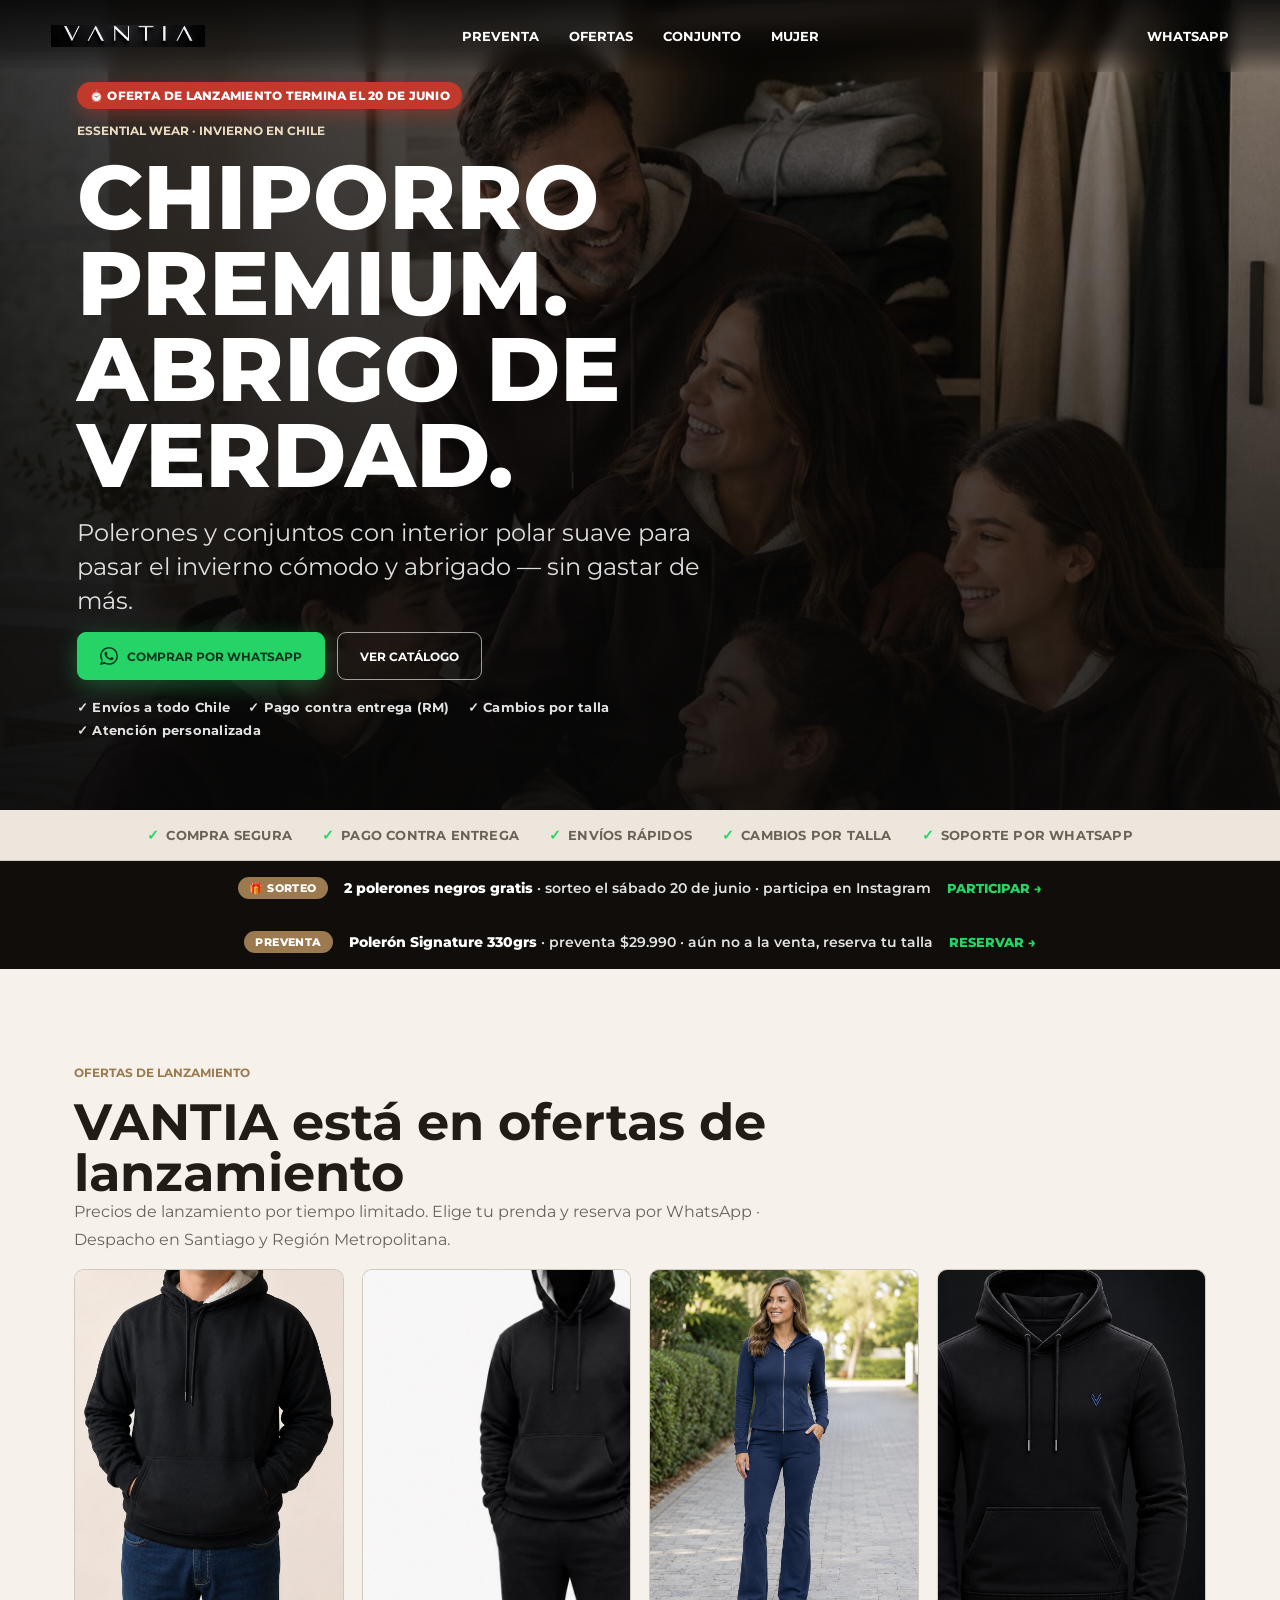
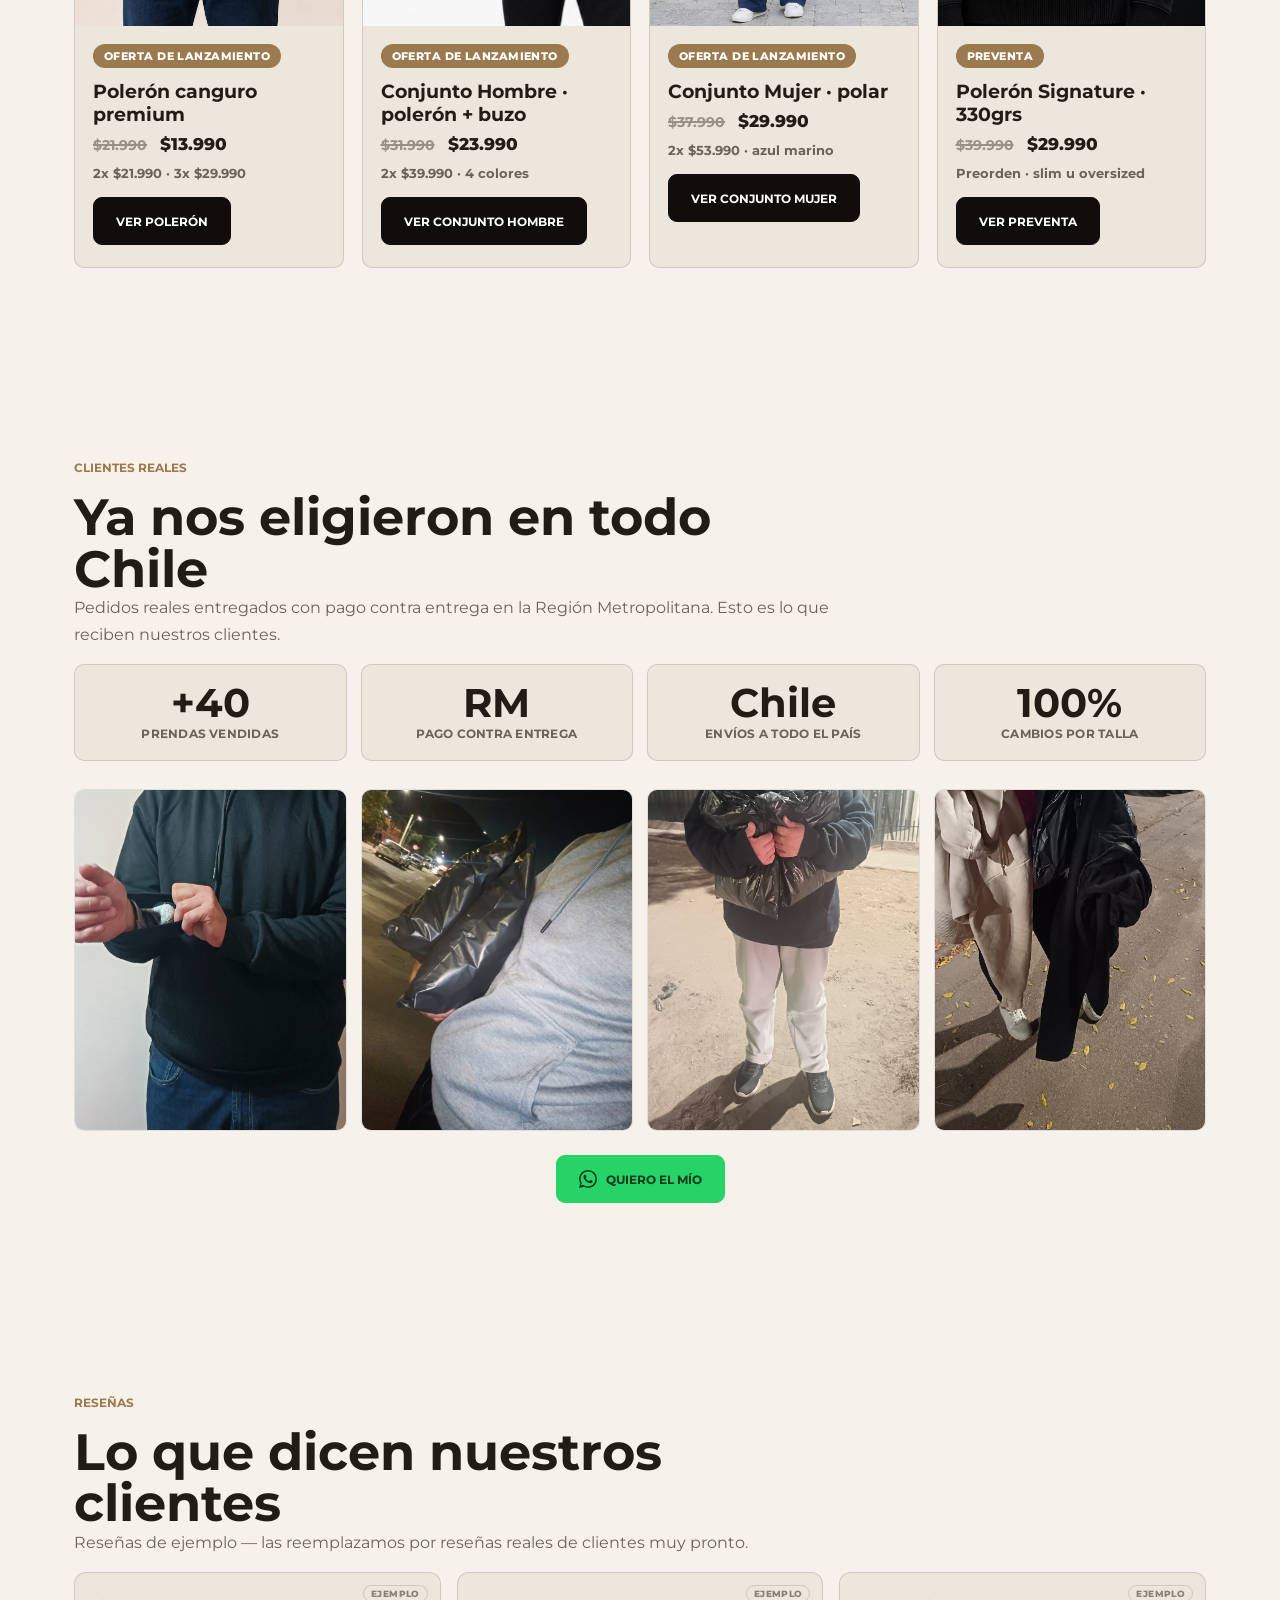
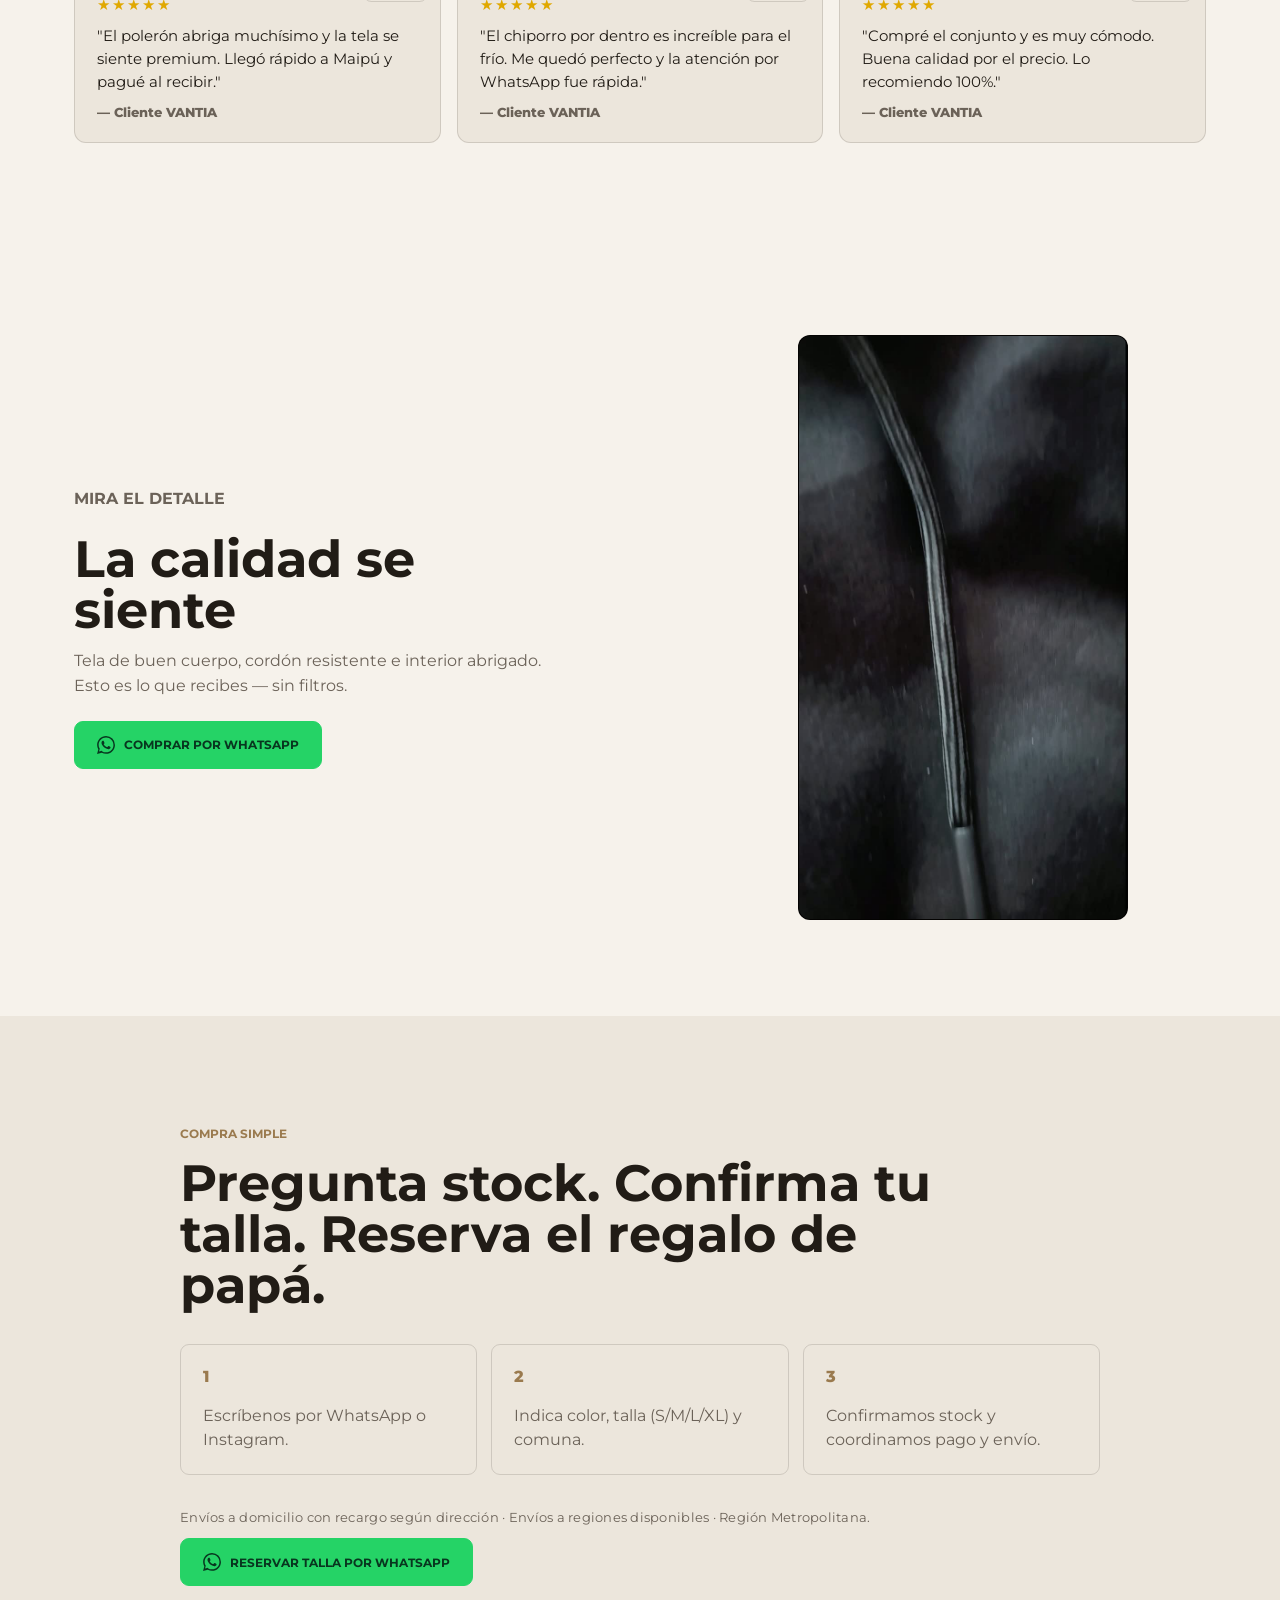
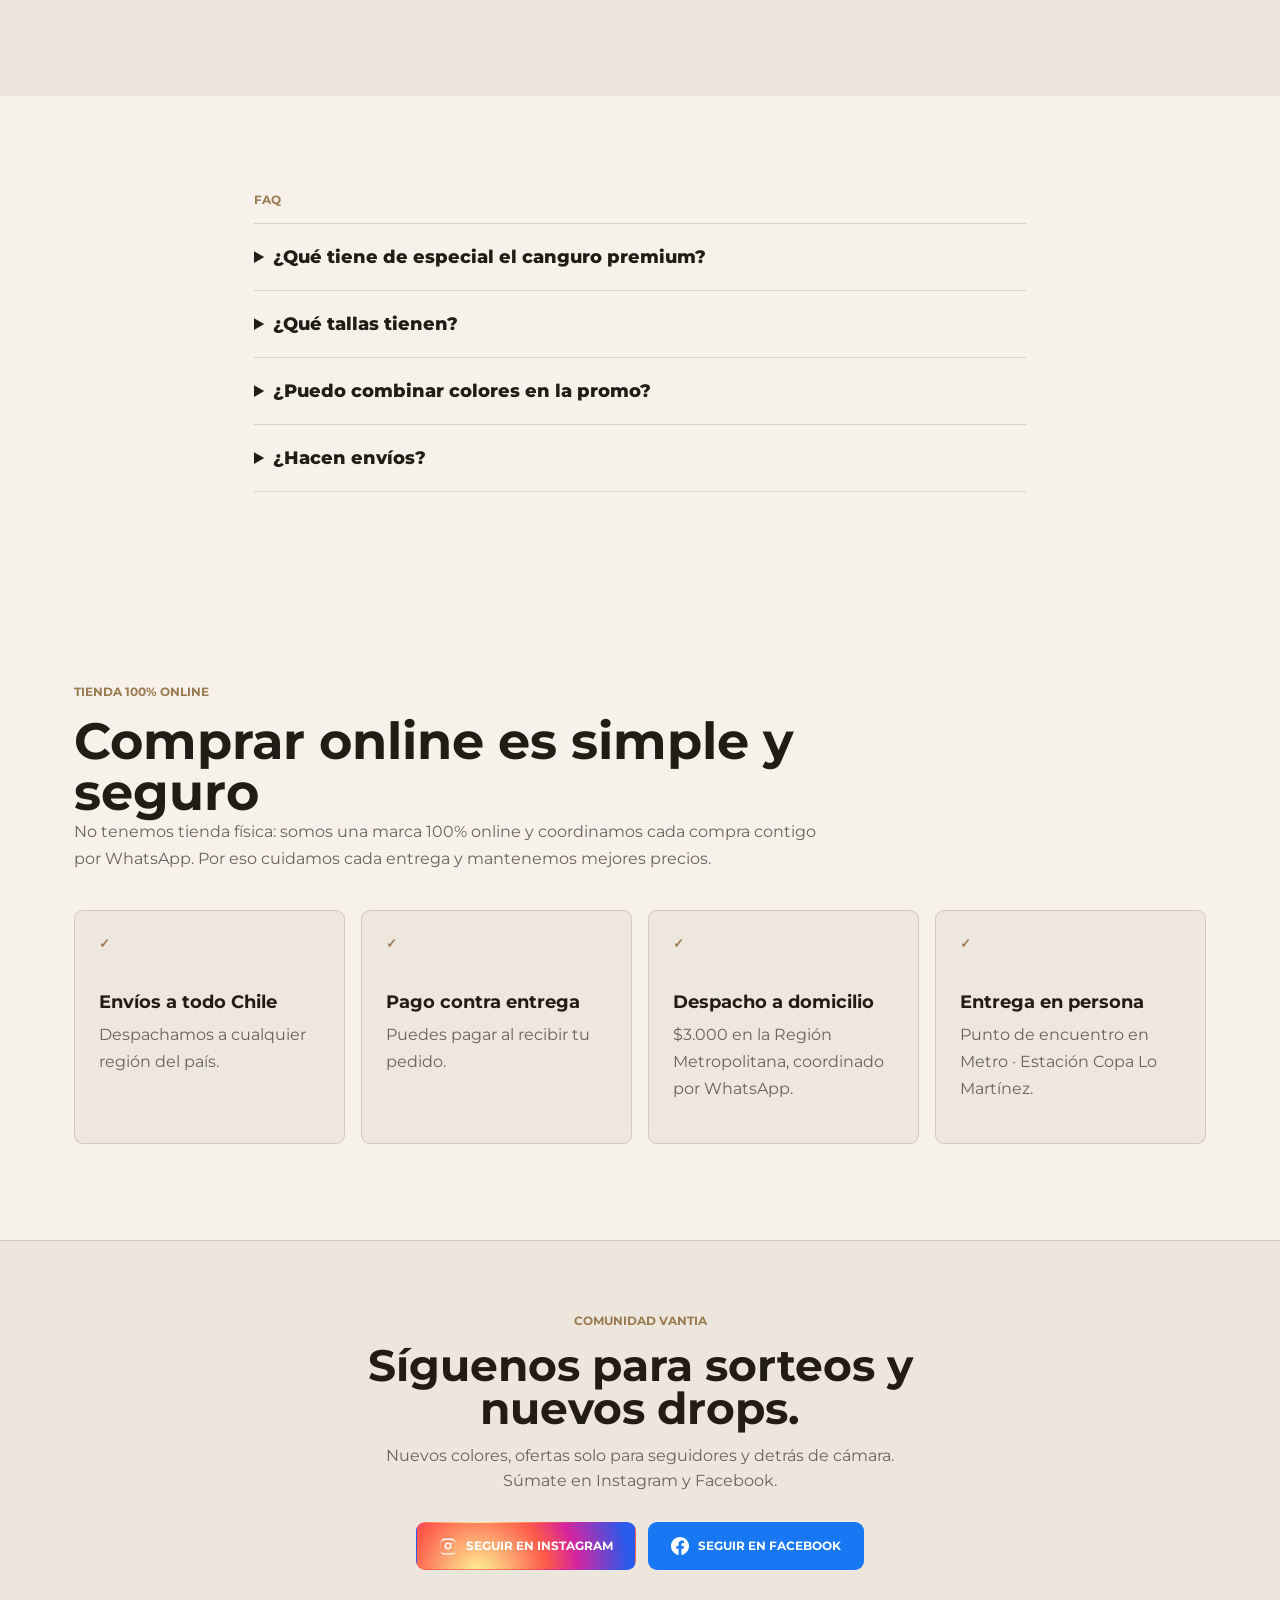
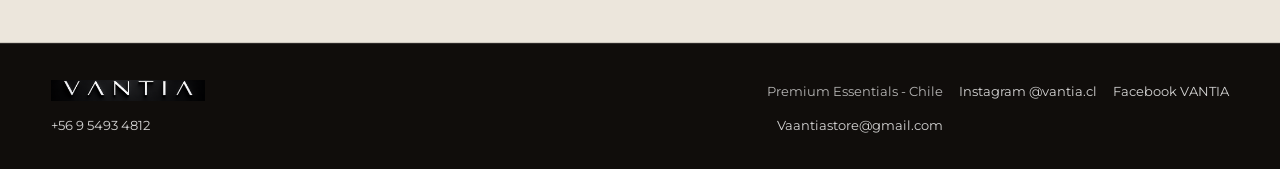
<file: index.html>
<!doctype html>
<html lang="es-CL">
  <head>
    <meta charset="utf-8" />
    <meta name="viewport" content="width=device-width, initial-scale=1" />
    <meta name="google-site-verification" content="r0Vt-ffBQRETYGzLtd4uwXcuWMFIBSLop--5OP7k3tI" />
    <title>Polerón con chiporro premium | Ropa de invierno en Chile | VANTIA®</title>
    <meta
      name="description"
      content="Poleron canguro premium con chiporro VANTIA®. El regalo perfecto para papá. Despacho en Santiago y toda la Región Metropolitana. Lanzamiento Día del Padre: 1 x $13.990 · 2 x $21.990 · 3 x $29.990 CLP."
    />
    <meta
      name="keywords"
      content="polerón chiporro Santiago, polerón chiporro Chile, polerón canguro premium, ropa de invierno Chile, ropa abrigada hombre Chile, poleron con chiporro, polerones Región Metropolitana, polerones tonos neutros, conjunto invierno Chile, VANTIA, vantiastore"
    />
    <meta name="author" content="VANTIA" />
    <meta name="geo.region" content="CL-RM" />
    <meta name="geo.placename" content="Santiago, Región Metropolitana, Chile" />
    <meta name="geo.position" content="-33.4489;-70.6693" />
    <meta name="ICBM" content="-33.4489, -70.6693" />
    <link rel="canonical" href="https://www.vantiastore.com/" />
    <link rel="alternate" hreflang="es-cl" href="https://www.vantiastore.com/" />
    <link rel="alternate" hreflang="es" href="https://www.vantiastore.com/" />
    <link rel="alternate" hreflang="x-default" href="https://www.vantiastore.com/" />
    <link rel="preload" as="image" href="assets/photos/couple-fit.jpg" />
    <link rel="preload" as="image" href="assets/brand/vantia-wordmark.png" />
    <meta name="robots" content="index, follow" />
    <meta name="theme-color" content="#0D0D0D" />
    <meta property="og:locale" content="es_CL" />
    <meta property="og:site_name" content="VANTIA" />
    <meta property="og:title" content="Poleron canguro premium VANTIA® · Día del Padre" />
    <meta
      property="og:description"
      content="El regalo perfecto para papá. Chiporro por dentro y bolsillo canguro. Lanzamiento: 1 x $13.990 · 2 x $21.990 · 3 x $29.990 CLP."
    />
    <meta property="og:type" content="website" />
    <meta property="og:url" content="https://www.vantiastore.com/" />
    <meta property="og:image" content="https://www.vantiastore.com/assets/brand/og-vantia.jpg" />
    <meta property="og:image:type" content="image/jpeg" />
    <meta property="og:image:width" content="1200" />
    <meta property="og:image:height" content="630" />
    <meta property="og:image:alt" content="Poleron canguro premium VANTIA con chiporro por dentro, en tonos neutros" />
    <meta name="twitter:card" content="summary_large_image" />
    <meta name="twitter:title" content="Poleron canguro premium VANTIA® · Día del Padre" />
    <meta
      name="twitter:description"
      content="Poleron canguro con chiporro por dentro y bolsillo canguro. El regalo perfecto para papá."
    />
    <meta name="twitter:image" content="https://www.vantiastore.com/assets/brand/og-vantia.jpg" />
    <meta name="twitter:image:alt" content="Poleron canguro premium VANTIA con chiporro por dentro" />
    <link rel="icon" href="assets/brand/vantia-icon.png" type="image/png" />
    <link rel="apple-touch-icon" href="assets/brand/vantia-icon.png" />
    <link rel="manifest" href="site.webmanifest" />
    <link rel="preconnect" href="https://fonts.googleapis.com" />
    <link rel="preconnect" href="https://fonts.gstatic.com" crossorigin />
    <link href="https://fonts.googleapis.com/css2?family=Montserrat:wght@400;600;700;800&display=swap" rel="stylesheet" />
    <link rel="stylesheet" href="styles.css" />
    <script type="application/ld+json">
      {
        "@context": "https://schema.org",
        "@graph": [
          {
            "@type": "WebSite",
            "@id": "https://www.vantiastore.com/#website",
            "url": "https://www.vantiastore.com/",
            "name": "VANTIA",
            "inLanguage": "es-CL",
            "publisher": { "@id": "https://www.vantiastore.com/#organization" }
          },
          {
            "@type": "Organization",
            "@id": "https://www.vantiastore.com/#organization",
            "name": "VANTIA",
            "url": "https://www.vantiastore.com/",
            "telephone": "+56954934812",
            "email": "Vaantiastore@gmail.com",
            "address": {
              "@type": "PostalAddress",
              "addressLocality": "Santiago",
              "addressRegion": "Región Metropolitana",
              "addressCountry": "CL"
            },
            "areaServed": {
              "@type": "AdministrativeArea",
              "name": "Región Metropolitana de Santiago, Chile"
            },
            "contactPoint": [
              {
                "@type": "ContactPoint",
                "telephone": "+56954934812",
                "contactType": "sales",
                "areaServed": "CL",
                "availableLanguage": "es"
              }
            ],
            "sameAs": [
              "https://www.instagram.com/vantia.cl/",
              "https://www.facebook.com/profile.php?id=61587580905556"
            ]
          },
          {
            "@type": "Product",
            "@id": "https://www.vantiastore.com/#poleron-canguro-premium",
            "name": "Poleron Canguro Premium VANTIA",
            "brand": { "@type": "Brand", "name": "VANTIA" },
            "url": "https://www.vantiastore.com/#poleron-canguro-premium",
            "sku": "VANTIA-CANGURO-CHIPORRO",
            "mpn": "VANTIA-CANGURO-CHIPORRO",
            "image": [
              "https://www.vantiastore.com/assets/photos/vantia-rack-clean.jpg",
              "https://www.vantiastore.com/assets/photos/vantia-folded-clean.jpg",
              "https://www.vantiastore.com/assets/photos/chiporro-detail.jpg",
              "https://www.vantiastore.com/assets/brand/og-vantia.jpg"
            ],
            "description": "Poleron canguro premium con chiporro por dentro y bolsillo canguro. Abrigado, suave y en tonos neutros. El regalo perfecto para papá.",
            "category": "Ropa y accesorios",
            "material": "Algodón con forro chiporro (borrega) por dentro",
            "color": ["Gris claro", "Gris oscuro", "Negro", "Café oscuro"],
            "size": ["S", "M", "L", "XL"],
            "audience": { "@type": "PeopleAudience", "suggestedGender": "unisex" },
            "areaServed": {
              "@type": "AdministrativeArea",
              "name": "Región Metropolitana de Santiago, Chile"
            },
            "offers": [
              {
                "@type": "Offer",
                "priceCurrency": "CLP",
                "price": "13990",
                "availability": "https://schema.org/InStock",
                "itemCondition": "https://schema.org/NewCondition",
                "priceValidUntil": "2026-06-21",
                "url": "https://www.vantiastore.com/#comprar",
                "seller": { "@id": "https://www.vantiastore.com/#organization" },
                "description": "Precio de lanzamiento por 1 poleron canguro premium segun stock disponible."
              },
              {
                "@type": "Offer",
                "priceCurrency": "CLP",
                "price": "21990",
                "availability": "https://schema.org/InStock",
                "itemCondition": "https://schema.org/NewCondition",
                "priceValidUntil": "2026-06-21",
                "url": "https://www.vantiastore.com/#comprar",
                "seller": { "@id": "https://www.vantiastore.com/#organization" },
                "description": "Precio de lanzamiento por 2 polerones canguro premium segun stock disponible."
              },
              {
                "@type": "Offer",
                "priceCurrency": "CLP",
                "price": "29990",
                "availability": "https://schema.org/InStock",
                "itemCondition": "https://schema.org/NewCondition",
                "priceValidUntil": "2026-06-21",
                "url": "https://www.vantiastore.com/#comprar",
                "seller": { "@id": "https://www.vantiastore.com/#organization" },
                "description": "Precio de lanzamiento por 3 polerones canguro premium segun stock disponible."
              }
            ]
          },
          {
            "@type": "FAQPage",
            "@id": "https://www.vantiastore.com/#faq",
            "mainEntity": [
              {
                "@type": "Question",
                "name": "Que tiene de especial el poleron canguro premium?",
                "acceptedAnswer": {
                  "@type": "Answer",
                  "text": "Tiene chiporro suave por dentro para máximo abrigo en días fríos, bolsillo canguro y un calce cómodo en tonos neutros fáciles de combinar."
                }
              },
              {
                "@type": "Question",
                "name": "Que tallas tienen?",
                "acceptedAnswer": {
                  "@type": "Answer",
                  "text": "Disponible en S, M, L y XL. Tenemos guía de medidas en cm (ancho pecho, largo y manga). Si tienes dudas, escríbenos tu estatura y peso por WhatsApp y te orientamos antes de reservar."
                }
              },
              {
                "@type": "Question",
                "name": "Puedo combinar colores en la promo?",
                "acceptedAnswer": {
                  "@type": "Answer",
                  "text": "Sí. Puedes combinar colores en los packs de 2 x $21.990 o 3 x $29.990 CLP según stock disponible durante el lanzamiento."
                }
              },
              {
                "@type": "Question",
                "name": "Hacen envios a regiones?",
                "acceptedAnswer": {
                  "@type": "Answer",
                  "text": "Sí. Hacemos envíos a domicilio con recargo según dirección y envíos a regiones de Chile. Te confirmamos valor y tiempo por WhatsApp antes de cerrar el pedido."
                }
              }
            ]
          }
        ]
      }
    </script>
  </head>
  <body>
    <header class="site-header" aria-label="Navegación principal">
      <a class="brand-mark" href="#inicio" aria-label="VANTIA inicio">
        <img src="assets/brand/vantia-wordmark.png" alt="VANTIA" width="172" height="36" />
      </a>
      <nav class="nav-links" aria-label="Secciones">
        <a href="preventa.html">Preventa</a>
        <a href="#ofertas">Ofertas</a>
        <a href="conjunto-hombre.html">Conjunto</a>
        <a href="mujer.html">Mujer</a>
      </nav>
      <a class="nav-cta" href="https://wa.me/56954934812?text=Hola%20VANTIA%2C%20quiero%20reservar%20un%20poler%C3%B3n%20canguro%20premium%20para%20el%20D%C3%ADa%20del%20Padre.%20%C2%BFMe%20ayudan%20con%20stock%20y%20talla%3F" target="_blank" rel="noreferrer">
        WhatsApp
      </a>
    </header>

    <main>
      <section class="hero" id="inicio" aria-label="VANTIA poleron canguro premium">
        <div class="hero-photo photo-hero" role="img" aria-label="Familia usando polerones canguro premium VANTIA con chiporro en casa"></div>
        <div class="hero-scrim" aria-hidden="true"></div>
        <div class="hero-content">
          <span class="urgency-badge">⏰ Oferta de lanzamiento termina el 20 de junio</span>
          <p class="eyebrow" style="margin-top:14px">Essential Wear · Invierno en Chile</p>
          <h1>Chiporro premium.<br />Abrigo de verdad.</h1>
          <p class="hero-copy">Polerones y conjuntos con interior polar suave para pasar el invierno cómodo y abrigado — sin gastar de más.</p>
          <div class="hero-actions" aria-label="Acciones principales">
            <a class="button button-wa" href="https://wa.me/56954934812?text=Hola%20VANTIA%2C%20quiero%20comprar%20una%20prenda%20premium%20de%20invierno.%20%C2%BFMe%20ayudan%3F" target="_blank" rel="noreferrer">
              <svg class="wa-ico" viewBox="0 0 24 24" fill="currentColor" aria-hidden="true"><path d="M.057 24l1.687-6.163a11.867 11.867 0 01-1.587-5.946C.16 5.335 5.495 0 12.05 0a11.82 11.82 0 018.413 3.488 11.82 11.82 0 013.48 8.414c-.003 6.557-5.338 11.892-11.893 11.892a11.9 11.9 0 01-5.688-1.448L.057 24zm6.597-3.807c1.676.995 3.276 1.591 5.392 1.592 5.448 0 9.886-4.434 9.889-9.885.002-5.462-4.415-9.89-9.881-9.892-5.452 0-9.887 4.434-9.889 9.884a9.86 9.86 0 001.519 5.26l-.999 3.648 3.92-1.04zm11.387-5.464c-.074-.124-.272-.198-.57-.347-.297-.149-1.758-.868-2.031-.967-.272-.099-.47-.149-.669.149-.198.297-.768.967-.941 1.165-.173.198-.347.223-.644.074-.297-.149-1.255-.462-2.39-1.475-.883-.788-1.48-1.761-1.653-2.059-.173-.297-.018-.458.13-.606.134-.133.297-.347.446-.521.151-.172.2-.296.3-.495.099-.198.05-.372-.025-.521-.075-.148-.669-1.611-.916-2.206-.242-.579-.487-.501-.669-.51l-.57-.01c-.198 0-.52.074-.792.372s-1.04 1.016-1.04 2.479 1.065 2.876 1.213 3.074c.149.198 2.096 3.2 5.077 4.487.709.306 1.262.489 1.694.625.712.227 1.36.195 1.872.118.571-.085 1.758-.719 2.006-1.413.248-.694.248-1.289.173-1.413z"/></svg>
              Comprar por WhatsApp
            </a>
            <a class="button button-ghost" href="#ofertas">Ver catálogo</a>
          </div>
          <ul class="hero-trust">
            <li>✓ Envíos a todo Chile</li>
            <li>✓ Pago contra entrega (RM)</li>
            <li>✓ Cambios por talla</li>
            <li>✓ Atención personalizada</li>
          </ul>
        </div>
      </section>

      <section class="trust-strip" aria-label="Compra con confianza">
        <span><b>✓</b> Compra segura</span>
        <span><b>✓</b> Pago contra entrega</span>
        <span><b>✓</b> Envíos rápidos</span>
        <span><b>✓</b> Cambios por talla</span>
        <span><b>✓</b> Soporte por WhatsApp</span>
      </section>

      <a class="preorder-banner" href="https://www.instagram.com/vantia.cl/" target="_blank" rel="noreferrer" aria-label="Participar en el sorteo en Instagram">
        <span class="pb-badge">🎁 Sorteo</span>
        <span class="pb-text"><b>2 polerones negros gratis</b> · sorteo el sábado 20 de junio · participa en Instagram</span>
        <span class="pb-cta">Participar →</span>
      </a>

      <a class="preorder-banner" href="preventa.html" aria-label="Ir a la preventa del polerón Signature">
        <span class="pb-badge">Preventa</span>
        <span class="pb-text"><b>Polerón Signature 330grs</b> · preventa $29.990 · aún no a la venta, reserva tu talla</span>
        <span class="pb-cta">Reservar →</span>
      </a>

      <section class="section offers-section" id="ofertas" aria-label="Ofertas de lanzamiento">
        <div class="section-kicker">Ofertas de lanzamiento</div>
        <div class="section-heading compact">
          <h2>VANTIA está en ofertas de lanzamiento</h2>
          <p>Precios de lanzamiento por tiempo limitado. Elige tu prenda y reserva por WhatsApp · Despacho en Santiago y Región Metropolitana.</p>
        </div>
        <div class="offers-grid">
          <article class="offer-card">
            <div class="offer-photo" style="background-image:url('assets/photos/model-front-negro.jpg')" role="img" aria-label="Polerón canguro premium VANTIA"></div>
            <div class="offer-body">
              <span class="offer-badge">Oferta de lanzamiento</span>
              <h3>Polerón canguro premium</h3>
              <p class="offer-price"><s>$21.990</s> $13.990</p>
              <p class="offer-sub">2x $21.990 · 3x $29.990</p>
              <a class="button button-dark" href="poleron.html">Ver polerón</a>
            </div>
          </article>
          <article class="offer-card">
            <div class="offer-photo" style="background-image:url('assets/photos/conjunto-h-front-negro.jpg')" role="img" aria-label="Conjunto hombre polar VANTIA: polerón y buzo"></div>
            <div class="offer-body">
              <span class="offer-badge">Oferta de lanzamiento</span>
              <h3>Conjunto Hombre · polerón + buzo</h3>
              <p class="offer-price"><s>$31.990</s> $23.990</p>
              <p class="offer-sub">2x $39.990 · 4 colores</p>
              <a class="button button-dark" href="conjunto-hombre.html">Ver conjunto hombre</a>
            </div>
          </article>
          <article class="offer-card">
            <div class="offer-photo" style="background-image:url('assets/photos/mujer-onmodel.jpg')" role="img" aria-label="Conjunto mujer polar premium VANTIA azul marino"></div>
            <div class="offer-body">
              <span class="offer-badge">Oferta de lanzamiento</span>
              <h3>Conjunto Mujer · polar</h3>
              <p class="offer-price"><s>$37.990</s> $29.990</p>
              <p class="offer-sub">2x $53.990 · azul marino</p>
              <a class="button button-dark" href="mujer.html">Ver conjunto mujer</a>
            </div>
          </article>
          <article class="offer-card">
            <div class="offer-photo" style="background-image:url('assets/photos/signature-slim-clean.jpg')" role="img" aria-label="Polerón Signature VANTIA preorden"></div>
            <div class="offer-body">
              <span class="offer-badge">Preventa</span>
              <h3>Polerón Signature · 330grs</h3>
              <p class="offer-price"><s>$39.990</s> $29.990</p>
              <p class="offer-sub">Preorden · slim u oversized</p>
              <a class="button button-dark" href="preventa.html">Ver preventa</a>
            </div>
          </article>
        </div>
      </section>

      <section class="section social-proof" id="opiniones" aria-label="Clientes y entregas reales">
        <div class="section-kicker">Clientes reales</div>
        <div class="section-heading compact">
          <h2>Ya nos eligieron en todo Chile</h2>
          <p>Pedidos reales entregados con pago contra entrega en la Región Metropolitana. Esto es lo que reciben nuestros clientes.</p>
        </div>
        <div class="sp-stats">
          <div><b>+40</b><span>prendas vendidas</span></div>
          <div><b>RM</b><span>pago contra entrega</span></div>
          <div><b>Chile</b><span>envíos a todo el país</span></div>
          <div><b>100%</b><span>cambios por talla</span></div>
        </div>
        <div class="sp-grid">
          <figure class="sp-shot"><img src="assets/social/cliente-1.jpg" alt="Cliente real usando polerón VANTIA con chiporro interior" loading="lazy" decoding="async" /></figure>
          <figure class="sp-shot"><img src="assets/social/cliente-2.jpg" alt="Cliente con polerón gris VANTIA recibiendo su pedido" loading="lazy" decoding="async" /></figure>
          <figure class="sp-shot"><img src="assets/social/entrega-1.jpg" alt="Entrega real de pedido VANTIA en la Región Metropolitana" loading="lazy" decoding="async" /></figure>
          <figure class="sp-shot"><img src="assets/social/entrega-2.jpg" alt="Clienta recibiendo prendas VANTIA con pago contra entrega" loading="lazy" decoding="async" /></figure>
        </div>
        <div class="sp-cta">
          <a class="button button-wa" href="https://wa.me/56954934812?text=Hola%20VANTIA%2C%20vi%20las%20opiniones%20y%20quiero%20comprar.%20%C2%BFMe%20ayudan%3F" target="_blank" rel="noreferrer">
            <svg class="wa-ico" viewBox="0 0 24 24" fill="currentColor" aria-hidden="true"><path d="M.057 24l1.687-6.163a11.867 11.867 0 01-1.587-5.946C.16 5.335 5.495 0 12.05 0a11.82 11.82 0 018.413 3.488 11.82 11.82 0 013.48 8.414c-.003 6.557-5.338 11.892-11.893 11.892a11.9 11.9 0 01-5.688-1.448L.057 24zm6.597-3.807c1.676.995 3.276 1.591 5.392 1.592 5.448 0 9.886-4.434 9.889-9.885.002-5.462-4.415-9.89-9.881-9.892-5.452 0-9.887 4.434-9.889 9.884a9.86 9.86 0 001.519 5.26l-.999 3.648 3.92-1.04zm11.387-5.464c-.074-.124-.272-.198-.57-.347-.297-.149-1.758-.868-2.031-.967-.272-.099-.47-.149-.669.149-.198.297-.768.967-.941 1.165-.173.198-.347.223-.644.074-.297-.149-1.255-.462-2.39-1.475-.883-.788-1.48-1.761-1.653-2.059-.173-.297-.018-.458.13-.606.134-.133.297-.347.446-.521.151-.172.2-.296.3-.495.099-.198.05-.372-.025-.521-.075-.148-.669-1.611-.916-2.206-.242-.579-.487-.501-.669-.51l-.57-.01c-.198 0-.52.074-.792.372s-1.04 1.016-1.04 2.479 1.065 2.876 1.213 3.074c.149.198 2.096 3.2 5.077 4.487.709.306 1.262.489 1.694.625.712.227 1.36.195 1.872.118.571-.085 1.758-.719 2.006-1.413.248-.694.248-1.289.173-1.413z"/></svg>
            Quiero el mío
          </a>
        </div>
      </section>

      <section class="section" id="resenas" aria-label="Reseñas de clientes">
        <div class="section-kicker">Reseñas</div>
        <div class="section-heading compact">
          <h2>Lo que dicen nuestros clientes</h2>
          <p>Reseñas de ejemplo — las reemplazamos por reseñas reales de clientes muy pronto.</p>
        </div>
        <div class="reviews-grid">
          <article class="review-card">
            <span class="review-sample">Ejemplo</span>
            <div class="review-stars" aria-hidden="true">★★★★★</div>
            <p class="review-quote">"El polerón abriga muchísimo y la tela se siente premium. Llegó rápido a Maipú y pagué al recibir."</p>
            <p class="review-author">— Cliente VANTIA</p>
          </article>
          <article class="review-card">
            <span class="review-sample">Ejemplo</span>
            <div class="review-stars" aria-hidden="true">★★★★★</div>
            <p class="review-quote">"El chiporro por dentro es increíble para el frío. Me quedó perfecto y la atención por WhatsApp fue rápida."</p>
            <p class="review-author">— Cliente VANTIA</p>
          </article>
          <article class="review-card">
            <span class="review-sample">Ejemplo</span>
            <div class="review-stars" aria-hidden="true">★★★★★</div>
            <p class="review-quote">"Compré el conjunto y es muy cómodo. Buena calidad por el precio. Lo recomiendo 100%."</p>
            <p class="review-author">— Cliente VANTIA</p>
          </article>
        </div>
      </section>

      <section class="section video-band" aria-label="Detalle del producto en video">
        <div class="vb-copy">
          <p class="section-kicker">Mira el detalle</p>
          <h2>La calidad se siente</h2>
          <p>Tela de buen cuerpo, cordón resistente e interior abrigado. Esto es lo que recibes — sin filtros.</p>
          <a class="button button-wa" href="https://wa.me/56954934812?text=Hola%20VANTIA%2C%20quiero%20comprar%20una%20prenda%20premium%20de%20invierno.%20%C2%BFMe%20ayudan%3F" target="_blank" rel="noreferrer">
            <svg class="wa-ico" viewBox="0 0 24 24" fill="currentColor" aria-hidden="true"><path d="M.057 24l1.687-6.163a11.867 11.867 0 01-1.587-5.946C.16 5.335 5.495 0 12.05 0a11.82 11.82 0 018.413 3.488 11.82 11.82 0 013.48 8.414c-.003 6.557-5.338 11.892-11.893 11.892a11.9 11.9 0 01-5.688-1.448L.057 24zm6.597-3.807c1.676.995 3.276 1.591 5.392 1.592 5.448 0 9.886-4.434 9.889-9.885.002-5.462-4.415-9.89-9.881-9.892-5.452 0-9.887 4.434-9.889 9.884a9.86 9.86 0 001.519 5.26l-.999 3.648 3.92-1.04zm11.387-5.464c-.074-.124-.272-.198-.57-.347-.297-.149-1.758-.868-2.031-.967-.272-.099-.47-.149-.669.149-.198.297-.768.967-.941 1.165-.173.198-.347.223-.644.074-.297-.149-1.255-.462-2.39-1.475-.883-.788-1.48-1.761-1.653-2.059-.173-.297-.018-.458.13-.606.134-.133.297-.347.446-.521.151-.172.2-.296.3-.495.099-.198.05-.372-.025-.521-.075-.148-.669-1.611-.916-2.206-.242-.579-.487-.501-.669-.51l-.57-.01c-.198 0-.52.074-.792.372s-1.04 1.016-1.04 2.479 1.065 2.876 1.213 3.074c.149.198 2.096 3.2 5.077 4.487.709.306 1.262.489 1.694.625.712.227 1.36.195 1.872.118.571-.085 1.758-.719 2.006-1.413.248-.694.248-1.289.173-1.413z"/></svg>
            Comprar por WhatsApp
          </a>
        </div>
        <video src="assets/video/vantia-detalle.mp4" poster="assets/video/vantia-detalle-poster.jpg" muted autoplay loop playsinline preload="none" aria-label="Video del detalle del polerón VANTIA"></video>
      </section>

      <section class="section buy-section" id="comprar">
        <div class="buy-content">
          <p class="eyebrow">Compra simple</p>
          <h2>Pregunta stock. Confirma tu talla. Reserva el regalo de papá.</h2>
          <div class="steps" aria-label="Pasos para comprar">
            <div><span>1</span><p>Escríbenos por WhatsApp o Instagram.</p></div>
            <div><span>2</span><p>Indica color, talla (S/M/L/XL) y comuna.</p></div>
            <div><span>3</span><p>Confirmamos stock y coordinamos pago y envío.</p></div>
          </div>
          <p class="ship-note">Envíos a domicilio con recargo según dirección · Envíos a regiones disponibles · Región Metropolitana.</p>
          <a class="button button-wa" href="https://wa.me/56954934812?text=Hola%20VANTIA%2C%20quiero%20reservar%20un%20poler%C3%B3n%20canguro%20premium%20para%20el%20D%C3%ADa%20del%20Padre.%20%C2%BFMe%20ayudan%20con%20stock%20y%20talla%3F" target="_blank" rel="noreferrer">
            <svg class="wa-ico" viewBox="0 0 24 24" fill="currentColor" aria-hidden="true"><path d="M.057 24l1.687-6.163a11.867 11.867 0 01-1.587-5.946C.16 5.335 5.495 0 12.05 0a11.82 11.82 0 018.413 3.488 11.82 11.82 0 013.48 8.414c-.003 6.557-5.338 11.892-11.893 11.892a11.9 11.9 0 01-5.688-1.448L.057 24zm6.597-3.807c1.676.995 3.276 1.591 5.392 1.592 5.448 0 9.886-4.434 9.889-9.885.002-5.462-4.415-9.89-9.881-9.892-5.452 0-9.887 4.434-9.889 9.884a9.86 9.86 0 001.519 5.26l-.999 3.648 3.92-1.04zm11.387-5.464c-.074-.124-.272-.198-.57-.347-.297-.149-1.758-.868-2.031-.967-.272-.099-.47-.149-.669.149-.198.297-.768.967-.941 1.165-.173.198-.347.223-.644.074-.297-.149-1.255-.462-2.39-1.475-.883-.788-1.48-1.761-1.653-2.059-.173-.297-.018-.458.13-.606.134-.133.297-.347.446-.521.151-.172.2-.296.3-.495.099-.198.05-.372-.025-.521-.075-.148-.669-1.611-.916-2.206-.242-.579-.487-.501-.669-.51l-.57-.01c-.198 0-.52.074-.792.372s-1.04 1.016-1.04 2.479 1.065 2.876 1.213 3.074c.149.198 2.096 3.2 5.077 4.487.709.306 1.262.489 1.694.625.712.227 1.36.195 1.872.118.571-.085 1.758-.719 2.006-1.413.248-.694.248-1.289.173-1.413z"/></svg>
            Reservar talla por WhatsApp
          </a>
        </div>
      </section>

      <section class="section faq-section" aria-label="Preguntas frecuentes" id="faq">
        <div class="section-kicker">FAQ</div>
        <details>
          <summary>¿Qué tiene de especial el canguro premium?</summary>
          <p>Tiene chiporro suave por dentro para máximo abrigo, bolsillo canguro y un calce cómodo en tonos neutros fáciles de combinar.</p>
        </details>
        <details>
          <summary>¿Qué tallas tienen?</summary>
          <p>Disponible en S, M, L y XL. Si tienes dudas, escríbenos tu estatura y cómo te gusta el calce y te orientamos antes de reservar.</p>
        </details>
        <details>
          <summary>¿Puedo combinar colores en la promo?</summary>
          <p>Sí. Puedes combinar colores en los packs de 2 x $21.990 o 3 x $29.990 CLP según stock disponible durante el lanzamiento.</p>
        </details>
        <details>
          <summary>¿Hacen envíos?</summary>
          <p>Sí. Envíos a domicilio con recargo según dirección y envíos a regiones disponibles. Te confirmamos valor y tiempo por DM antes de cerrar el pedido.</p>
        </details>
      </section>

      <section class="section" id="envios" aria-label="Cómo compras y recibes tu pedido">
        <div class="section-kicker">Tienda 100% online</div>
        <div class="section-heading compact">
          <h2>Comprar online es simple y seguro</h2>
          <p>No tenemos tienda física: somos una marca 100% online y coordinamos cada compra contigo por WhatsApp. Por eso cuidamos cada entrega y mantenemos mejores precios.</p>
        </div>
        <div class="fit-grid fit-grid-four">
          <div class="fit-item">
            <span>✓</span>
            <h3>Envíos a todo Chile</h3>
            <p>Despachamos a cualquier región del país.</p>
          </div>
          <div class="fit-item">
            <span>✓</span>
            <h3>Pago contra entrega</h3>
            <p>Puedes pagar al recibir tu pedido.</p>
          </div>
          <div class="fit-item">
            <span>✓</span>
            <h3>Despacho a domicilio</h3>
            <p>$3.000 en la Región Metropolitana, coordinado por WhatsApp.</p>
          </div>
          <div class="fit-item">
            <span>✓</span>
            <h3>Entrega en persona</h3>
            <p>Punto de encuentro en Metro · Estación Copa Lo Martínez.</p>
          </div>
        </div>
      </section>

      <section class="follow-band" aria-label="Síguenos en redes sociales">
        <div class="follow-inner">
          <p class="section-kicker">Comunidad VANTIA</p>
          <h2>Síguenos para sorteos y nuevos drops.</h2>
          <p class="follow-sub">
            Nuevos colores, ofertas solo para seguidores y detrás de cámara.
            Súmate en Instagram y Facebook.
          </p>
          <div class="follow-actions">
            <a class="button button-ig" href="https://www.instagram.com/vantia.cl/" target="_blank" rel="noreferrer" aria-label="Seguir a VANTIA en Instagram">
              <svg class="soc-ico" viewBox="0 0 24 24" fill="currentColor" aria-hidden="true"><path d="M12 2.16c3.2 0 3.58.01 4.85.07 1.17.05 1.8.25 2.23.41.56.22.96.48 1.38.9.42.42.68.82.9 1.38.16.42.36 1.06.41 2.23.06 1.27.07 1.65.07 4.85s-.01 3.58-.07 4.85c-.05 1.17-.25 1.8-.41 2.23-.22.56-.48.96-.9 1.38-.42.42-.82.68-1.38.9-.42.16-1.06.36-2.23.41-1.27.06-1.65.07-4.85.07s-3.58-.01-4.85-.07c-1.17-.05-1.8-.25-2.23-.41a3.72 3.72 0 0 1-1.38-.9 3.72 3.72 0 0 1-.9-1.38c-.16-.42-.36-1.06-.41-2.23-.06-1.27-.07-1.65-.07-4.85s.01-3.58.07-4.85c.05-1.17.25-1.8.41-2.23.22-.56.48-.96.9-1.38.42-.42.82-.68 1.38-.9.42-.16 1.06-.36 2.23-.41C8.42 2.17 8.8 2.16 12 2.16zm0 1.96c-3.15 0-3.5.01-4.74.07-1.14.05-1.76.24-2.17.4-.55.21-.94.47-1.35.88-.41.41-.67.8-.88 1.35-.16.41-.35 1.03-.4 2.17-.06 1.24-.07 1.59-.07 4.74s.01 3.5.07 4.74c.05 1.14.24 1.76.4 2.17.21.55.47.94.88 1.35.41.41.8.67 1.35.88.41.16 1.03.35 2.17.4 1.24.06 1.59.07 4.74.07s3.5-.01 4.74-.07c1.14-.05 1.76-.24 2.17-.4.55-.21.94-.47 1.35-.88.41-.41.67-.8.88-1.35.16-.41.35-1.03.4-2.17.06-1.24.07-1.59.07-4.74s-.01-3.5-.07-4.74c-.05-1.14-.24-1.76-.4-2.17a3.64 3.64 0 0 0-.88-1.35 3.64 3.64 0 0 0-1.35-.88c-.41-.16-1.03-.35-2.17-.4-1.24-.06-1.59-.07-4.74-.07zm0 3.34a4.54 4.54 0 1 1 0 9.08 4.54 4.54 0 0 1 0-9.08zm0 1.96a2.58 2.58 0 1 0 0 5.16 2.58 2.58 0 0 0 0-5.16zm5.78-.36a1.06 1.06 0 1 1-2.12 0 1.06 1.06 0 0 1 2.12 0z"/></svg>
              Seguir en Instagram
            </a>
            <a class="button button-fb" href="https://www.facebook.com/profile.php?id=61587580905556" target="_blank" rel="noreferrer" aria-label="Seguir a VANTIA en Facebook">
              <svg class="soc-ico" viewBox="0 0 24 24" fill="currentColor" aria-hidden="true"><path d="M24 12.07C24 5.4 18.63 0 12 0S0 5.4 0 12.07c0 6.02 4.39 11.01 10.13 11.93v-8.44H7.08v-3.49h3.05V9.41c0-3.02 1.79-4.69 4.53-4.69 1.31 0 2.69.24 2.69.24v2.97h-1.52c-1.49 0-1.96.93-1.96 1.89v2.25h3.33l-.53 3.49h-2.8V24C19.61 23.08 24 18.09 24 12.07z"/></svg>
              Seguir en Facebook
            </a>
          </div>
        </div>
      </section>
    </main>

    <footer class="site-footer">
      <a class="brand-mark" href="#inicio" aria-label="VANTIA inicio">
        <img src="assets/brand/vantia-wordmark.png" alt="VANTIA" width="150" height="32" loading="lazy" />
      </a>
      <p>Premium Essentials - Chile</p>
      <a href="https://www.instagram.com/vantia.cl/" target="_blank" rel="noreferrer">Instagram @vantia.cl</a>
      <a href="https://www.facebook.com/profile.php?id=61587580905556" target="_blank" rel="noreferrer">Facebook VANTIA</a>
      <a href="https://wa.me/56954934812" target="_blank" rel="noreferrer">+56 9 5493 4812</a>
      <a href="mailto:Vaantiastore@gmail.com">Vaantiastore@gmail.com</a>
    </footer>

    <a class="mobile-sticky-cta" href="https://wa.me/56954934812?text=Hola%20VANTIA%2C%20quiero%20reservar%20un%20poler%C3%B3n%20canguro%20premium%20para%20el%20D%C3%ADa%20del%20Padre.%20%C2%BFMe%20ayudan%20con%20stock%20y%20talla%3F" target="_blank" rel="noreferrer">
      <svg class="wa-ico" viewBox="0 0 24 24" fill="currentColor" aria-hidden="true"><path d="M.057 24l1.687-6.163a11.867 11.867 0 01-1.587-5.946C.16 5.335 5.495 0 12.05 0a11.82 11.82 0 018.413 3.488 11.82 11.82 0 013.48 8.414c-.003 6.557-5.338 11.892-11.893 11.892a11.9 11.9 0 01-5.688-1.448L.057 24zm6.597-3.807c1.676.995 3.276 1.591 5.392 1.592 5.448 0 9.886-4.434 9.889-9.885.002-5.462-4.415-9.89-9.881-9.892-5.452 0-9.887 4.434-9.889 9.884a9.86 9.86 0 001.519 5.26l-.999 3.648 3.92-1.04zm11.387-5.464c-.074-.124-.272-.198-.57-.347-.297-.149-1.758-.868-2.031-.967-.272-.099-.47-.149-.669.149-.198.297-.768.967-.941 1.165-.173.198-.347.223-.644.074-.297-.149-1.255-.462-2.39-1.475-.883-.788-1.48-1.761-1.653-2.059-.173-.297-.018-.458.13-.606.134-.133.297-.347.446-.521.151-.172.2-.296.3-.495.099-.198.05-.372-.025-.521-.075-.148-.669-1.611-.916-2.206-.242-.579-.487-.501-.669-.51l-.57-.01c-.198 0-.52.074-.792.372s-1.04 1.016-1.04 2.479 1.065 2.876 1.213 3.074c.149.198 2.096 3.2 5.077 4.487.709.306 1.262.489 1.694.625.712.227 1.36.195 1.872.118.571-.085 1.758-.719 2.006-1.413.248-.694.248-1.289.173-1.413z"/></svg>
      Reservar por WhatsApp
    </a>

    <script src="script.js"></script>
  </body>
</html>
</file>
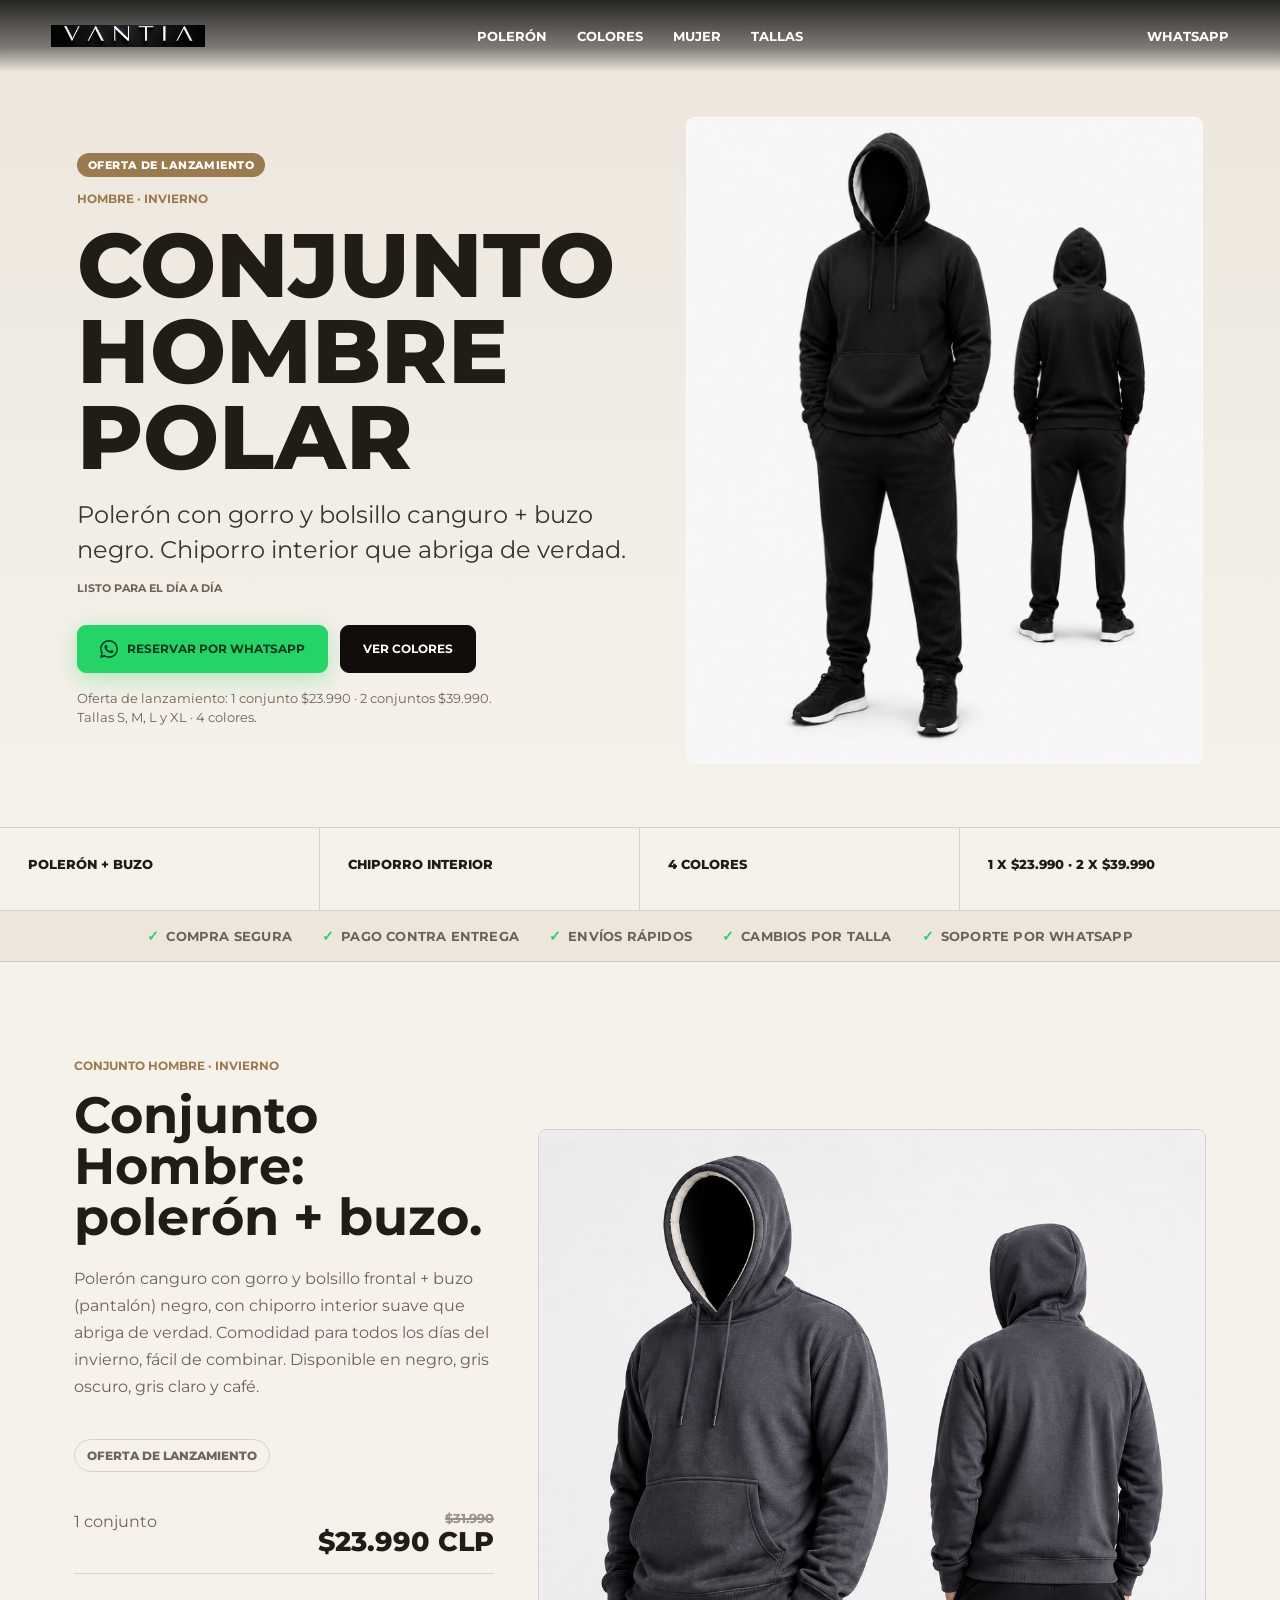
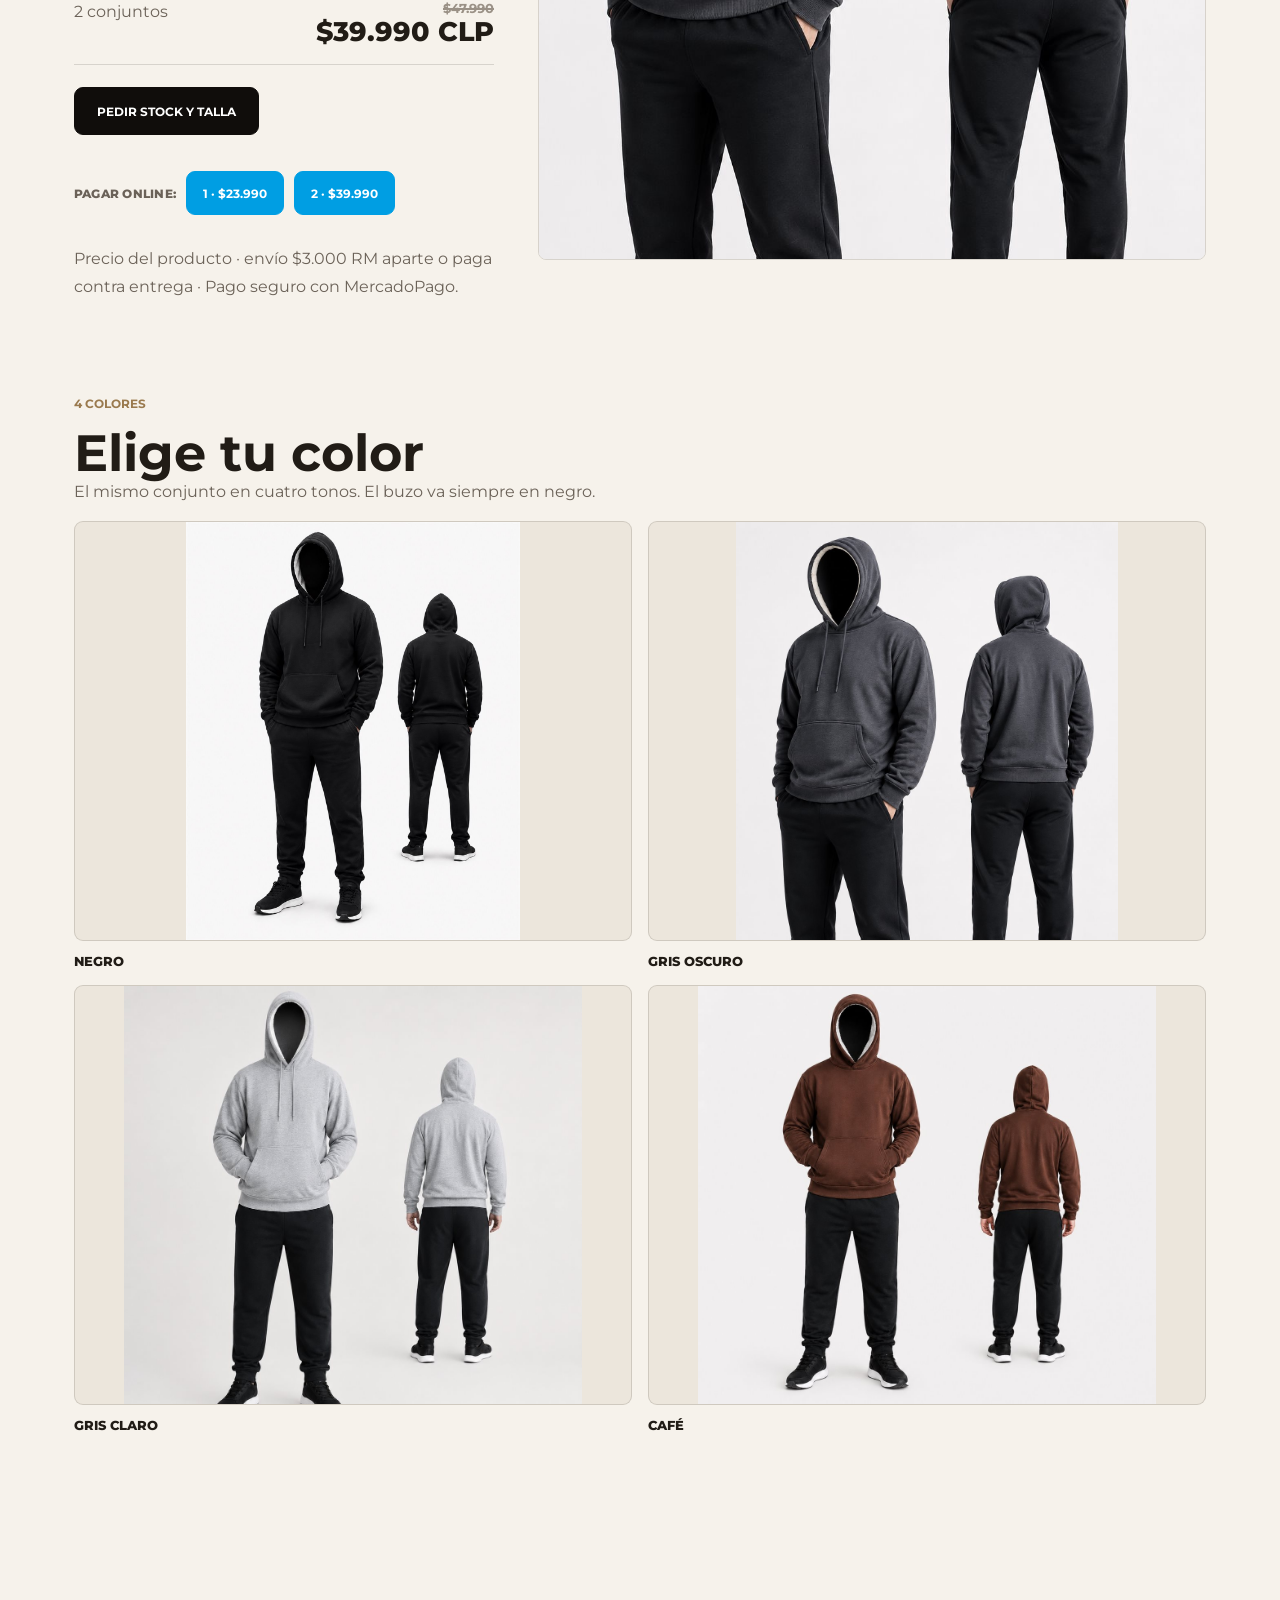
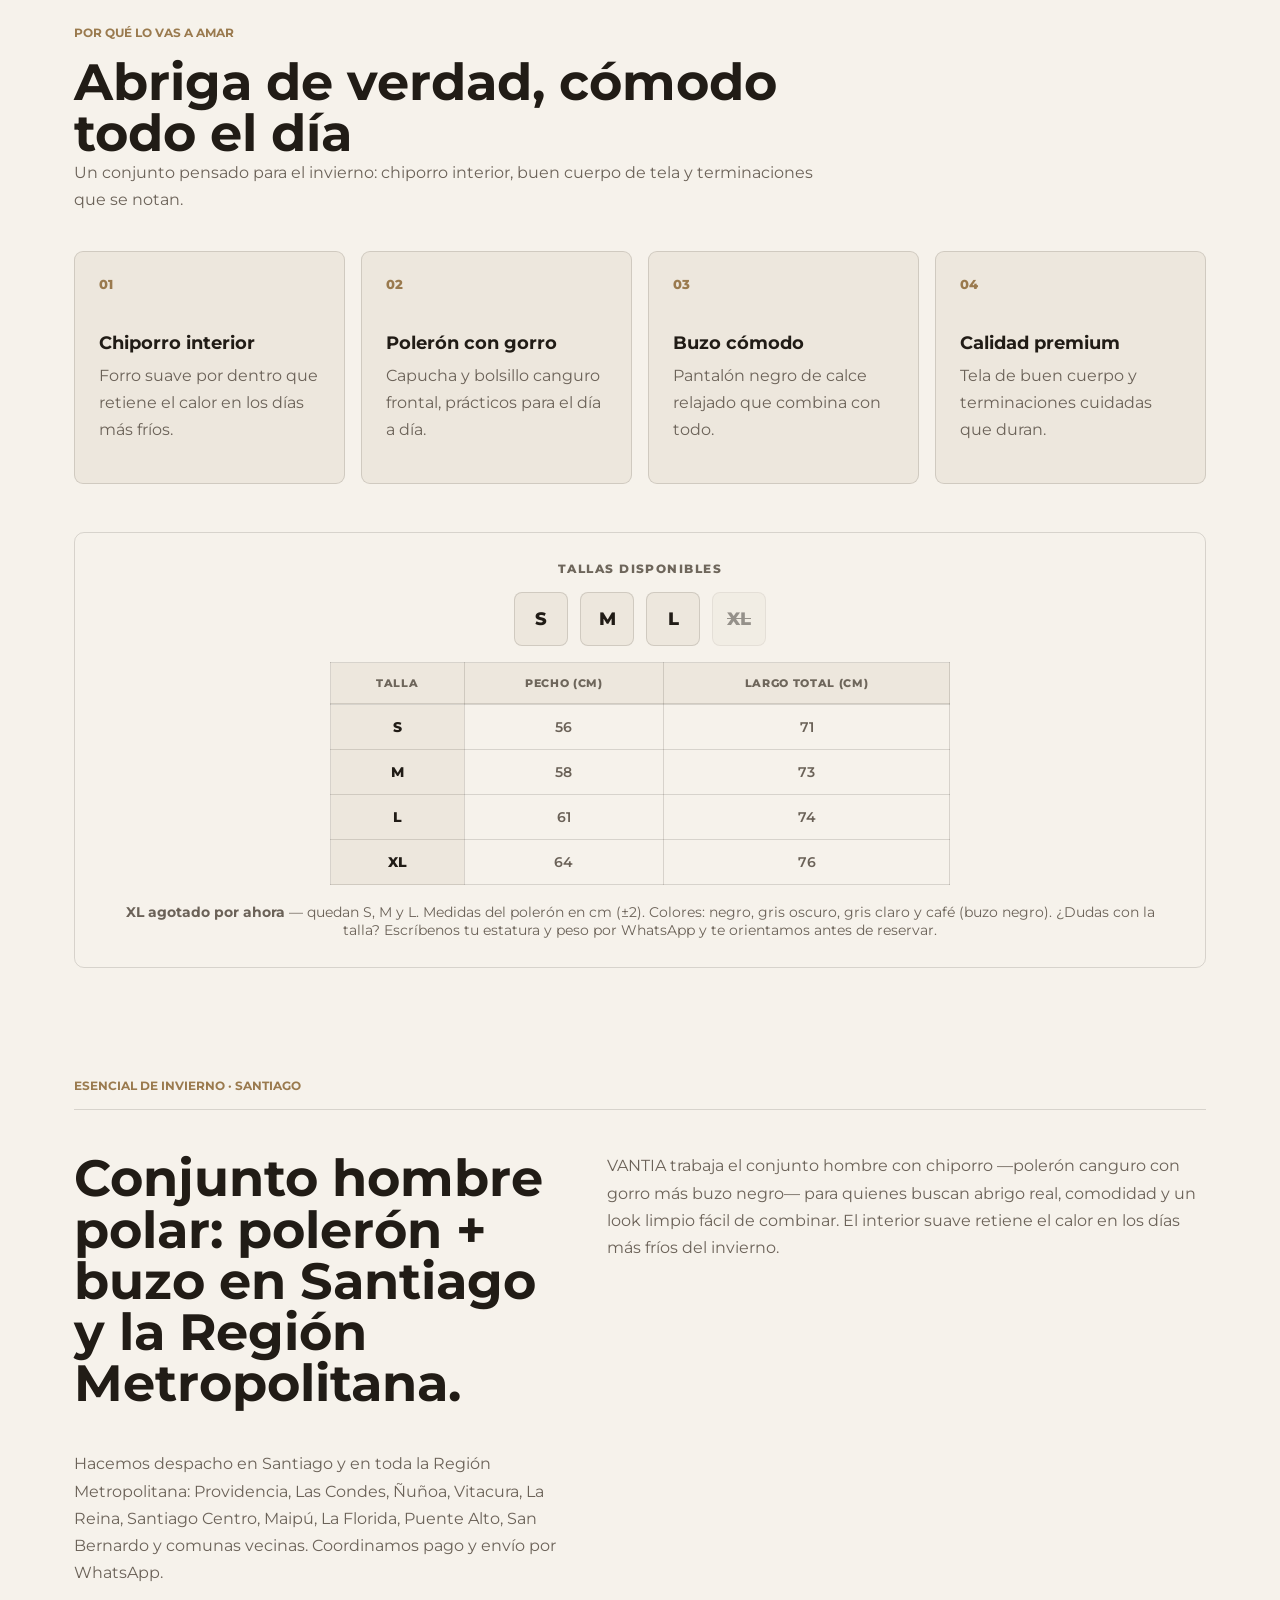
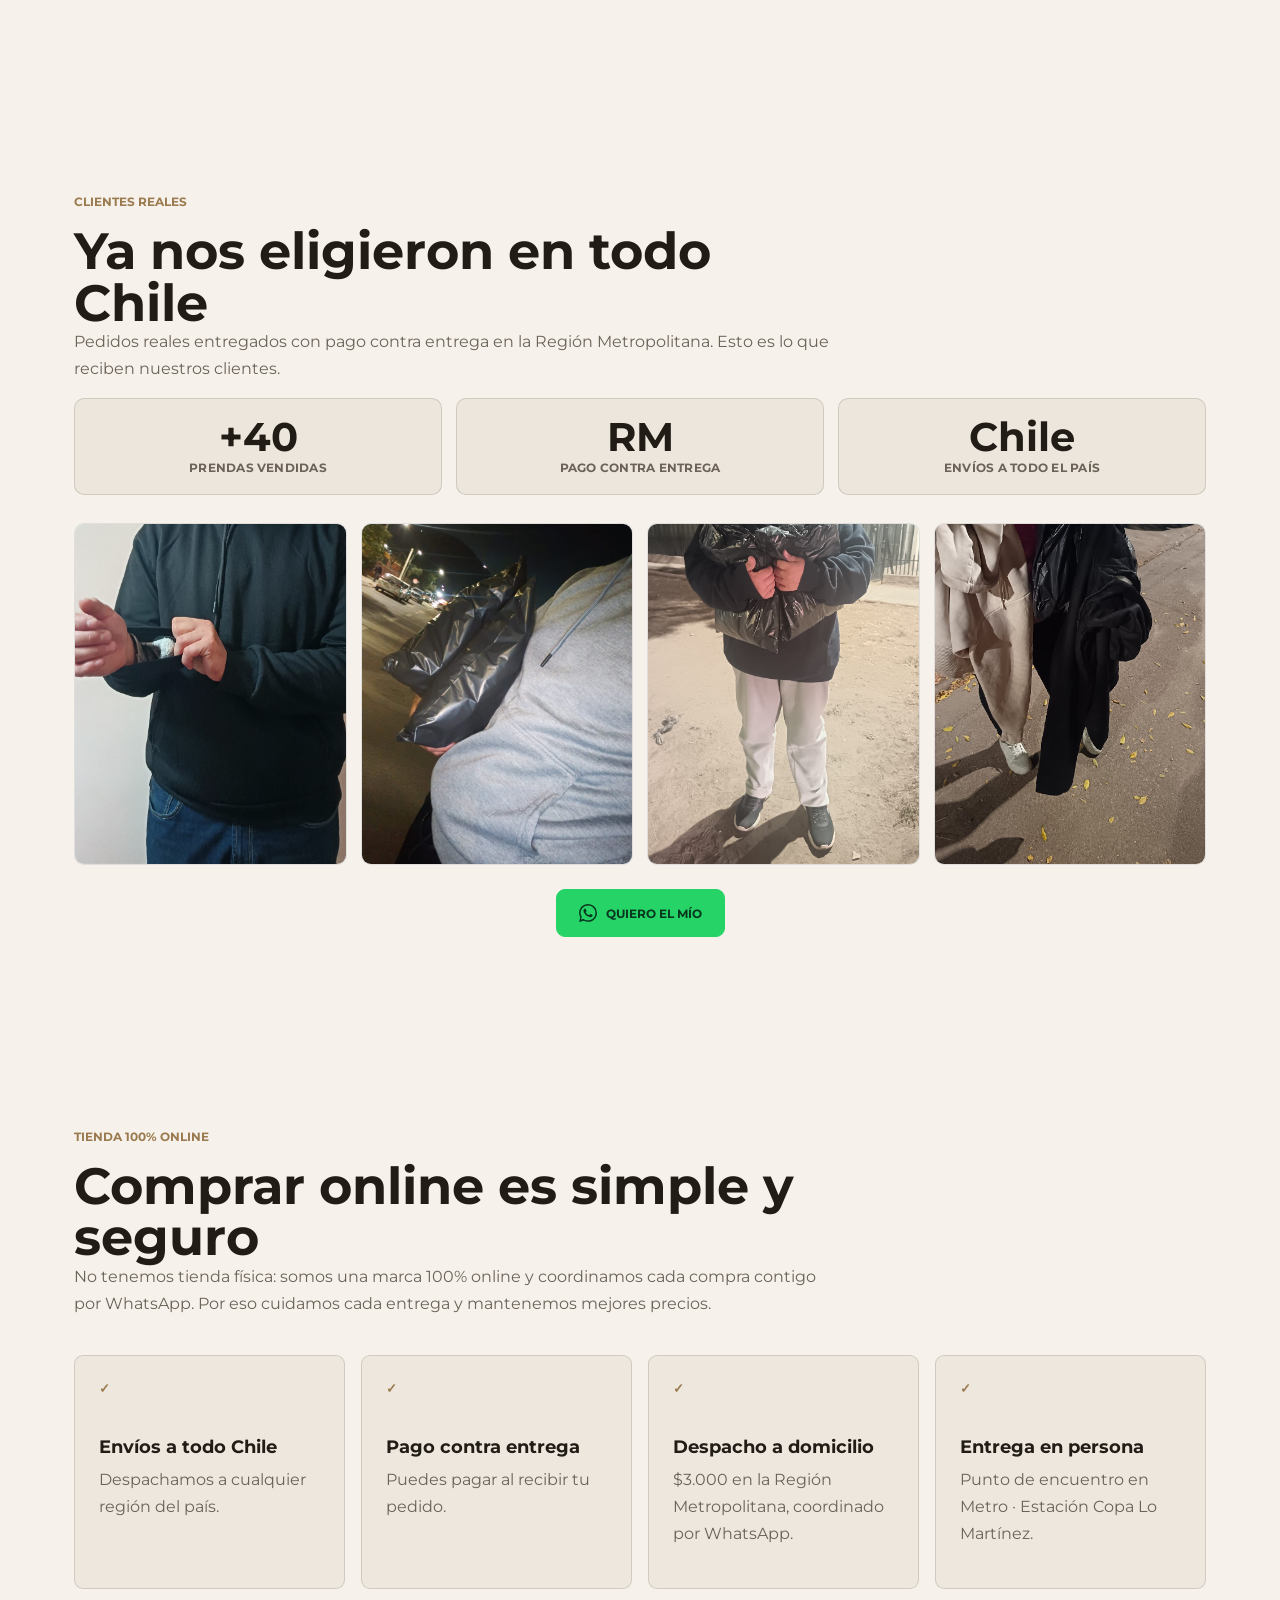
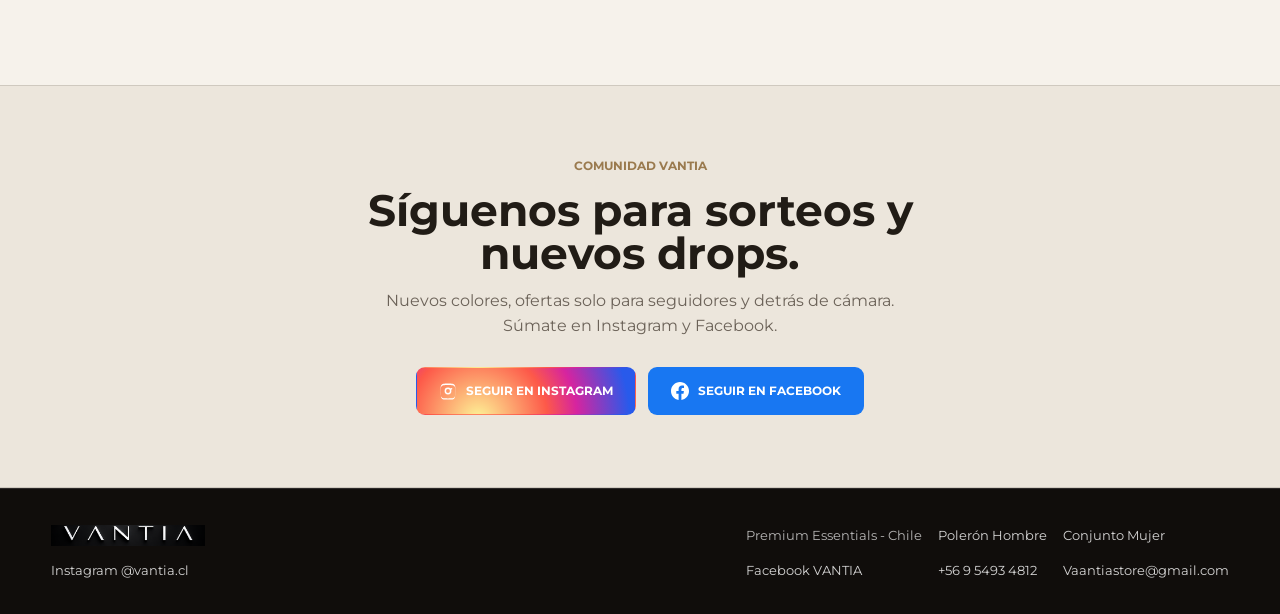
<file: conjunto-hombre.html>
<!doctype html>
<html lang="es-CL">
  <head>
    <meta charset="utf-8" />
    <meta name="viewport" content="width=device-width, initial-scale=1" />
    <title>Conjunto hombre polar: polerón + buzo en Santiago | VANTIA®</title>
    <meta
      name="description"
      content="Conjunto hombre con chiporro VANTIA®: polerón con gorro y bolsillo canguro + buzo negro. Oferta de lanzamiento 1 x $23.990 · 2 x $39.990. Despacho en Santiago y Región Metropolitana."
    />
    <meta
      name="keywords"
      content="conjunto hombre polar, conjunto hombre invierno Chile, polerón y buzo hombre, buzo polar hombre Santiago, ropa de invierno hombre Chile, conjunto deportivo hombre chiporro, conjunto buzo hombre Región Metropolitana, VANTIA"
    />
    <meta name="author" content="VANTIA" />
    <meta name="geo.region" content="CL-RM" />
    <meta name="geo.placename" content="Santiago, Región Metropolitana, Chile" />
    <meta name="geo.position" content="-33.4489;-70.6693" />
    <meta name="ICBM" content="-33.4489, -70.6693" />
    <link rel="canonical" href="https://www.vantiastore.com/conjunto-hombre" />
    <link rel="alternate" hreflang="es-cl" href="https://www.vantiastore.com/conjunto-hombre" />
    <link rel="alternate" hreflang="es" href="https://www.vantiastore.com/conjunto-hombre" />
    <link rel="alternate" hreflang="x-default" href="https://www.vantiastore.com/conjunto-hombre" />
    <link rel="preload" as="image" href="assets/photos/conjunto-h-negro.jpg" />
    <link rel="preload" as="image" href="assets/brand/vantia-wordmark.png" />
    <meta name="robots" content="index, follow" />
    <meta name="theme-color" content="#0D0D0D" />
    <meta property="og:locale" content="es_CL" />
    <meta property="og:site_name" content="VANTIA" />
    <meta property="og:title" content="Conjunto hombre polar: polerón + buzo · VANTIA®" />
    <meta
      property="og:description"
      content="Polerón con gorro y bolsillo canguro + buzo negro, chiporro interior. Oferta de lanzamiento 1 x $23.990 · 2 x $39.990. Despacho en Santiago y Región Metropolitana."
    />
    <meta property="og:type" content="website" />
    <meta property="og:url" content="https://www.vantiastore.com/conjunto-hombre" />
    <meta property="og:image" content="https://www.vantiastore.com/assets/photos/conjunto-h-negro.jpg" />
    <meta property="og:image:type" content="image/jpeg" />
    <meta property="og:image:width" content="1120" />
    <meta property="og:image:height" content="1400" />
    <meta property="og:image:alt" content="Conjunto hombre polar VANTIA: polerón con gorro y buzo negro" />
    <meta name="twitter:card" content="summary_large_image" />
    <meta name="twitter:title" content="Conjunto hombre polar: polerón + buzo · VANTIA®" />
    <meta
      name="twitter:description"
      content="Polerón con gorro + buzo negro, chiporro interior. 1 x $23.990 · 2 x $39.990. Despacho en Santiago y Región Metropolitana."
    />
    <meta name="twitter:image" content="https://www.vantiastore.com/assets/photos/conjunto-h-negro.jpg" />
    <meta name="twitter:image:alt" content="Conjunto hombre polar premium VANTIA" />
    <link rel="icon" href="assets/brand/vantia-icon.png" type="image/png" />
    <link rel="apple-touch-icon" href="assets/brand/vantia-icon.png" />
    <link rel="manifest" href="site.webmanifest" />
    <link rel="preconnect" href="https://fonts.googleapis.com" />
    <link rel="preconnect" href="https://fonts.gstatic.com" crossorigin />
    <link href="https://fonts.googleapis.com/css2?family=Montserrat:wght@400;600;700;800&display=swap" rel="stylesheet" />
    <link rel="stylesheet" href="styles.css" />
    <style>
      .hero.hero-studio {
        min-height: auto;
        display: grid;
        grid-template-columns: 1.04fr 0.96fr;
        align-items: center;
        gap: clamp(20px, 4vw, 48px);
        background: linear-gradient(180deg, #ece6dc, #f6f2eb);
        padding: clamp(112px, 13vh, 156px) clamp(22px, 6vw, 80px) clamp(48px, 7vh, 84px);
        overflow: visible;
      }
      .hero-studio .hero-content { position: static; color: var(--white); max-width: 560px; padding: 0; }
      .hero-studio .hero-copy { color: #3a352e; }
      .hero-studio .hero-tag { color: var(--ash); }
      .hero-studio .hero-note { color: var(--ash); }
      .hero-studio .eyebrow { color: var(--camel); }
      .hero-studio-photo { margin: 0; }
      .hero-studio-photo img { display: block; width: 100%; height: auto; border-radius: 8px; }
      .ch-colors { display: grid; grid-template-columns: repeat(2, 1fr); gap: 16px; }
      .ch-color { margin: 0; }
      .ch-color .ph {
        height: 420px;
        border: 1px solid var(--line);
        border-radius: var(--radius);
        background-color: #ece6dc;
        background-size: contain;
        background-position: center;
        background-repeat: no-repeat;
      }
      .ch-color p { margin: 12px 0 0; font-size: 13px; font-weight: 800; text-transform: uppercase; }
      @media (max-width: 820px) {
        .hero.hero-studio { grid-template-columns: 1fr; padding-top: 100px; }
        .ch-color .ph { height: 360px; }
      }
    </style>
    <script type="application/ld+json">
      {
        "@context": "https://schema.org",
        "@graph": [
          {
            "@type": "Organization",
            "@id": "https://www.vantiastore.com/#organization",
            "name": "VANTIA",
            "url": "https://www.vantiastore.com/",
            "telephone": "+56954934812",
            "email": "Vaantiastore@gmail.com",
            "address": {
              "@type": "PostalAddress",
              "addressLocality": "Santiago",
              "addressRegion": "Región Metropolitana",
              "addressCountry": "CL"
            },
            "areaServed": {
              "@type": "AdministrativeArea",
              "name": "Región Metropolitana de Santiago, Chile"
            },
            "sameAs": [
              "https://www.instagram.com/vantia.cl/",
              "https://www.facebook.com/profile.php?id=61587580905556"
            ]
          },
          {
            "@type": "Product",
            "@id": "https://www.vantiastore.com/conjunto-hombre#conjunto-hombre",
            "name": "Conjunto hombre polar VANTIA (polerón + buzo)",
            "brand": { "@type": "Brand", "name": "VANTIA" },
            "url": "https://www.vantiastore.com/conjunto-hombre",
            "sku": "VANTIA-CONJUNTO-HOMBRE",
            "mpn": "VANTIA-CONJUNTO-HOMBRE",
            "image": [
              "https://www.vantiastore.com/assets/photos/conjunto-h-negro.jpg",
              "https://www.vantiastore.com/assets/photos/conjunto-h-grafito.jpg",
              "https://www.vantiastore.com/assets/photos/conjunto-h-gris.jpg",
              "https://www.vantiastore.com/assets/photos/conjunto-h-cafe.jpg"
            ],
            "description": "Conjunto para hombre con chiporro interior: polerón canguro con gorro y bolsillo + buzo (pantalón) negro. Abrigo real y comodidad para el día a día del invierno. Colores: negro, gris oscuro, gris claro y café. Tallas S a XL.",
            "category": "Ropa de hombre",
            "material": "Tela suave con chiporro interior",
            "color": ["Negro", "Gris oscuro", "Gris claro", "Café"],
            "size": ["S", "M", "L", "XL"],
            "audience": { "@type": "PeopleAudience", "suggestedGender": "male" },
            "areaServed": {
              "@type": "AdministrativeArea",
              "name": "Región Metropolitana de Santiago, Chile"
            },
            "offers": [
              {
                "@type": "Offer",
                "name": "1 conjunto",
                "price": "23990",
                "priceCurrency": "CLP",
                "availability": "https://schema.org/InStock",
                "itemCondition": "https://schema.org/NewCondition",
                "url": "https://www.vantiastore.com/conjunto-hombre",
                "priceValidUntil": "2026-12-31"
              },
              {
                "@type": "Offer",
                "name": "2 conjuntos",
                "price": "39990",
                "priceCurrency": "CLP",
                "availability": "https://schema.org/InStock",
                "itemCondition": "https://schema.org/NewCondition",
                "url": "https://www.vantiastore.com/conjunto-hombre",
                "priceValidUntil": "2026-12-31"
              }
            ]
          },
          {
            "@type": "BreadcrumbList",
            "itemListElement": [
              { "@type": "ListItem", "position": 1, "name": "Inicio", "item": "https://www.vantiastore.com/" },
              { "@type": "ListItem", "position": 2, "name": "Conjunto Hombre", "item": "https://www.vantiastore.com/conjunto-hombre" }
            ]
          }
        ]
      }
    </script>
  </head>
  <body>
    <header class="site-header" aria-label="Navegación principal">
      <a class="brand-mark" href="index.html" aria-label="VANTIA inicio">
        <img src="assets/brand/vantia-wordmark.png" alt="VANTIA" width="172" height="36" />
      </a>
      <nav class="nav-links" aria-label="Secciones">
        <a href="index.html">Polerón</a>
        <a href="#colores">Colores</a>
        <a href="mujer.html">Mujer</a>
        <a href="#fit">Tallas</a>
      </nav>
      <a class="nav-cta" href="https://wa.me/56954934812?text=Hola%20VANTIA%2C%20quiero%20reservar%20el%20Conjunto%20Hombre%20(poler%C3%B3n%20%2B%20buzo).%20Color%3A%20__%20%2F%20Talla%20(S%2FM%2FL%2FXL)%3A%20__.%20%C2%BFMe%20ayudan%20con%20stock%3F" target="_blank" rel="noreferrer">
        WhatsApp
      </a>
    </header>

    <main>
      <section class="hero hero-studio" id="inicio" aria-label="VANTIA conjunto hombre polar premium">
        <div class="hero-content">
          <span class="offer-badge">Oferta de lanzamiento</span>
          <p class="eyebrow" style="margin-top:14px">Hombre · Invierno</p>
          <h1>Conjunto Hombre polar</h1>
          <p class="hero-copy">Polerón con gorro y bolsillo canguro + buzo negro. Chiporro interior que abriga de verdad.</p>
          <p class="hero-tag">Listo para el día a día</p>
          <div class="hero-actions" aria-label="Acciones principales">
            <a class="button button-wa" href="https://wa.me/56954934812?text=Hola%20VANTIA%2C%20quiero%20reservar%20el%20Conjunto%20Hombre%20(poler%C3%B3n%20%2B%20buzo).%20Color%3A%20__%20%2F%20Talla%20(S%2FM%2FL%2FXL)%3A%20__.%20%C2%BFMe%20ayudan%20con%20stock%3F" target="_blank" rel="noreferrer">
              <svg class="wa-ico" viewBox="0 0 24 24" fill="currentColor" aria-hidden="true"><path d="M.057 24l1.687-6.163a11.867 11.867 0 01-1.587-5.946C.16 5.335 5.495 0 12.05 0a11.82 11.82 0 018.413 3.488 11.82 11.82 0 013.48 8.414c-.003 6.557-5.338 11.892-11.893 11.892a11.9 11.9 0 01-5.688-1.448L.057 24zm6.597-3.807c1.676.995 3.276 1.591 5.392 1.592 5.448 0 9.886-4.434 9.889-9.885.002-5.462-4.415-9.89-9.881-9.892-5.452 0-9.887 4.434-9.889 9.884a9.86 9.86 0 001.519 5.26l-.999 3.648 3.92-1.04zm11.387-5.464c-.074-.124-.272-.198-.57-.347-.297-.149-1.758-.868-2.031-.967-.272-.099-.47-.149-.669.149-.198.297-.768.967-.941 1.165-.173.198-.347.223-.644.074-.297-.149-1.255-.462-2.39-1.475-.883-.788-1.48-1.761-1.653-2.059-.173-.297-.018-.458.13-.606.134-.133.297-.347.446-.521.151-.172.2-.296.3-.495.099-.198.05-.372-.025-.521-.075-.148-.669-1.611-.916-2.206-.242-.579-.487-.501-.669-.51l-.57-.01c-.198 0-.52.074-.792.372s-1.04 1.016-1.04 2.479 1.065 2.876 1.213 3.074c.149.198 2.096 3.2 5.077 4.487.709.306 1.262.489 1.694.625.712.227 1.36.195 1.872.118.571-.085 1.758-.719 2.006-1.413.248-.694.248-1.289.173-1.413z"/></svg>
              Reservar por WhatsApp
            </a>
            <a class="button button-dark" href="#colores">Ver colores</a>
          </div>
          <p class="hero-note">Oferta de lanzamiento: 1 conjunto $23.990 · 2 conjuntos $39.990.<br />Tallas S, M, L y XL · 4 colores.</p>
        </div>
        <figure class="hero-studio-photo">
          <img src="assets/photos/conjunto-h-negro.jpg" width="1120" height="1400" alt="Conjunto hombre polar VANTIA en negro: polerón con gorro y buzo, vista frontal y trasera" />
        </figure>
      </section>

      <section class="intro-band" aria-label="Resumen del conjunto">
        <div class="intro-line">Polerón + buzo</div>
        <div class="intro-line">Chiporro interior</div>
        <div class="intro-line">4 colores</div>
        <div class="intro-line">1 x $23.990 · 2 x $39.990</div>
      </section>

      <section class="trust-strip" aria-label="Compra con confianza">
        <span><b>✓</b> Compra segura</span>
        <span><b>✓</b> Pago contra entrega</span>
        <span><b>✓</b> Envíos rápidos</span>
        <span><b>✓</b> Cambios por talla</span>
        <span><b>✓</b> Soporte por WhatsApp</span>
      </section>

      <section class="section drop-section" id="drop">
        <div class="section-kicker">Conjunto Hombre · Invierno</div>
        <div class="drop-grid">
          <div class="drop-copy">
            <h2>Conjunto Hombre: polerón + buzo.</h2>
            <p>
              Polerón canguro con gorro y bolsillo frontal + buzo (pantalón) negro, con chiporro interior
              suave que abriga de verdad. Comodidad para todos los días del invierno, fácil de combinar.
              Disponible en negro, gris oscuro, gris claro y café.
            </p>
            <div class="launch-badge">Oferta de lanzamiento</div>
            <div class="price-stack" aria-label="Precios">
              <div>
                <span>1 conjunto</span>
                <strong class="price-value"><s>$31.990</s><b>$23.990 CLP</b></strong>
              </div>
              <div>
                <span>2 conjuntos</span>
                <strong class="price-value"><s>$47.990</s><b>$39.990 CLP</b></strong>
              </div>
            </div>
            <a class="button button-dark" href="https://wa.me/56954934812?text=Hola%20VANTIA%2C%20quiero%20consultar%20stock%20y%20talla%20del%20Conjunto%20Hombre%20(poler%C3%B3n%20%2B%20buzo).%20%C2%BFMe%20orientan%3F" target="_blank" rel="noreferrer">
              Pedir stock y talla
            </a>
            <div class="pay-online" aria-label="Pagar online con MercadoPago">
              <span class="pay-label">Pagar online:</span>
              <a class="button button-pay" href="https://mpago.la/1f3fRAf" target="_blank" rel="noreferrer">1 · $23.990</a>
              <a class="button button-pay" href="https://mpago.la/15iRQSs" target="_blank" rel="noreferrer">2 · $39.990</a>
            </div>
            <p class="pay-note">Precio del producto · envío $3.000 RM aparte o paga contra entrega · Pago seguro con MercadoPago.</p>
          </div>
          <figure class="hero-studio-photo" style="align-self:center">
            <img src="assets/photos/conjunto-h-grafito.jpg" width="1024" height="1121" loading="lazy" alt="Conjunto hombre polar VANTIA en gris oscuro: polerón y buzo" style="border-radius:8px;border:1px solid var(--line)" />
          </figure>
        </div>
      </section>

      <section class="section palette-section" id="colores" aria-label="Colores disponibles">
        <div class="section-kicker">4 colores</div>
        <div class="section-heading compact">
          <h2>Elige tu color</h2>
          <p>El mismo conjunto en cuatro tonos. El buzo va siempre en negro.</p>
        </div>
        <div class="ch-colors">
          <figure class="ch-color">
            <div class="ph" style="background-image:url('assets/photos/conjunto-h-negro.jpg')" role="img" aria-label="Conjunto hombre negro"></div>
            <p>Negro</p>
          </figure>
          <figure class="ch-color">
            <div class="ph" style="background-image:url('assets/photos/conjunto-h-grafito.jpg')" role="img" aria-label="Conjunto hombre gris oscuro"></div>
            <p>Gris oscuro</p>
          </figure>
          <figure class="ch-color">
            <div class="ph" style="background-image:url('assets/photos/conjunto-h-gris.jpg')" role="img" aria-label="Conjunto hombre gris claro"></div>
            <p>Gris claro</p>
          </figure>
          <figure class="ch-color">
            <div class="ph" style="background-image:url('assets/photos/conjunto-h-cafe.jpg')" role="img" aria-label="Conjunto hombre café"></div>
            <p>Café</p>
          </figure>
        </div>
      </section>

      <section class="section fit-section" id="fit">
        <div class="section-kicker">Por qué lo vas a amar</div>
        <div class="section-heading compact">
          <h2>Abriga de verdad, cómodo todo el día</h2>
          <p>Un conjunto pensado para el invierno: chiporro interior, buen cuerpo de tela y terminaciones que se notan.</p>
        </div>

        <div class="fit-grid fit-grid-four">
          <div class="fit-item">
            <span>01</span>
            <h3>Chiporro interior</h3>
            <p>Forro suave por dentro que retiene el calor en los días más fríos.</p>
          </div>
          <div class="fit-item">
            <span>02</span>
            <h3>Polerón con gorro</h3>
            <p>Capucha y bolsillo canguro frontal, prácticos para el día a día.</p>
          </div>
          <div class="fit-item">
            <span>03</span>
            <h3>Buzo cómodo</h3>
            <p>Pantalón negro de calce relajado que combina con todo.</p>
          </div>
          <div class="fit-item">
            <span>04</span>
            <h3>Calidad premium</h3>
            <p>Tela de buen cuerpo y terminaciones cuidadas que duran.</p>
          </div>
        </div>

        <div class="size-band" aria-label="Tallas disponibles">
          <p class="size-label">Tallas disponibles</p>
          <div class="size-pills">
            <span>S</span><span>M</span><span>L</span><span class="agotado">XL</span>
          </div>
          <div class="size-table-wrap">
            <table class="size-table">
              <caption class="visually-hidden">Tabla de medidas del polerón VANTIA en centímetros, prenda plana</caption>
              <thead>
                <tr><th scope="col">Talla</th><th scope="col">Pecho (cm)</th><th scope="col">Largo total (cm)</th></tr>
              </thead>
              <tbody>
                <tr><th scope="row">S</th><td>56</td><td>71</td></tr>
                <tr><th scope="row">M</th><td>58</td><td>73</td></tr>
                <tr><th scope="row">L</th><td>61</td><td>74</td></tr>
                <tr><th scope="row">XL</th><td>64</td><td>76</td></tr>
              </tbody>
            </table>
          </div>
          <p class="size-note"><strong>XL agotado por ahora</strong> — quedan S, M y L. Medidas del polerón en cm (±2). Colores: negro, gris oscuro, gris claro y café (buzo negro). ¿Dudas con la talla? Escríbenos tu estatura y peso por WhatsApp y te orientamos antes de reservar.</p>
        </div>
      </section>

      <section class="section seo-section" aria-label="Conjunto hombre polar en Santiago y la Región Metropolitana">
        <div class="section-kicker">Esencial de invierno · Santiago</div>
        <div class="seo-copy">
          <h2>Conjunto hombre polar: polerón + buzo en Santiago y la Región Metropolitana.</h2>
          <p>
            VANTIA trabaja el conjunto hombre con chiporro —polerón canguro con gorro más buzo negro— para quienes
            buscan abrigo real, comodidad y un look limpio fácil de combinar. El interior suave retiene el calor en
            los días más fríos del invierno.
          </p>
          <p>
            Hacemos despacho en Santiago y en toda la Región Metropolitana: Providencia, Las Condes, Ñuñoa,
            Vitacura, La Reina, Santiago Centro, Maipú, La Florida, Puente Alto, San Bernardo y comunas vecinas.
            Coordinamos pago y envío por WhatsApp.
          </p>
        </div>
      </section>

      <section class="section social-proof" id="opiniones" aria-label="Clientes y entregas reales">
        <div class="section-kicker">Clientes reales</div>
        <div class="section-heading compact">
          <h2>Ya nos eligieron en todo Chile</h2>
          <p>Pedidos reales entregados con pago contra entrega en la Región Metropolitana. Esto es lo que reciben nuestros clientes.</p>
        </div>
        <div class="sp-stats">
          <div><b>+40</b><span>prendas vendidas</span></div>
          <div><b>RM</b><span>pago contra entrega</span></div>
          <div><b>Chile</b><span>envíos a todo el país</span></div>
        </div>
        <div class="sp-grid">
          <figure class="sp-shot"><img src="assets/social/cliente-1.jpg" alt="Cliente real usando polerón VANTIA con chiporro interior" loading="lazy" decoding="async" /></figure>
          <figure class="sp-shot"><img src="assets/social/cliente-2.jpg" alt="Cliente con polerón gris VANTIA recibiendo su pedido" loading="lazy" decoding="async" /></figure>
          <figure class="sp-shot"><img src="assets/social/entrega-1.jpg" alt="Entrega real de pedido VANTIA en la Región Metropolitana" loading="lazy" decoding="async" /></figure>
          <figure class="sp-shot"><img src="assets/social/entrega-2.jpg" alt="Clienta recibiendo prendas VANTIA con pago contra entrega" loading="lazy" decoding="async" /></figure>
        </div>
        <div class="sp-cta">
          <a class="button button-wa" href="https://wa.me/56954934812?text=Hola%20VANTIA%2C%20vi%20las%20opiniones%20y%20quiero%20comprar.%20%C2%BFMe%20ayudan%3F" target="_blank" rel="noreferrer">
            <svg class="wa-ico" viewBox="0 0 24 24" fill="currentColor" aria-hidden="true"><path d="M.057 24l1.687-6.163a11.867 11.867 0 01-1.587-5.946C.16 5.335 5.495 0 12.05 0a11.82 11.82 0 018.413 3.488 11.82 11.82 0 013.48 8.414c-.003 6.557-5.338 11.892-11.893 11.892a11.9 11.9 0 01-5.688-1.448L.057 24zm6.597-3.807c1.676.995 3.276 1.591 5.392 1.592 5.448 0 9.886-4.434 9.889-9.885.002-5.462-4.415-9.89-9.881-9.892-5.452 0-9.887 4.434-9.889 9.884a9.86 9.86 0 001.519 5.26l-.999 3.648 3.92-1.04zm11.387-5.464c-.074-.124-.272-.198-.57-.347-.297-.149-1.758-.868-2.031-.967-.272-.099-.47-.149-.669.149-.198.297-.768.967-.941 1.165-.173.198-.347.223-.644.074-.297-.149-1.255-.462-2.39-1.475-.883-.788-1.48-1.761-1.653-2.059-.173-.297-.018-.458.13-.606.134-.133.297-.347.446-.521.151-.172.2-.296.3-.495.099-.198.05-.372-.025-.521-.075-.148-.669-1.611-.916-2.206-.242-.579-.487-.501-.669-.51l-.57-.01c-.198 0-.52.074-.792.372s-1.04 1.016-1.04 2.479 1.065 2.876 1.213 3.074c.149.198 2.096 3.2 5.077 4.487.709.306 1.262.489 1.694.625.712.227 1.36.195 1.872.118.571-.085 1.758-.719 2.006-1.413.248-.694.248-1.289.173-1.413z"/></svg>
            Quiero el mío
          </a>
        </div>
      </section>

      <section class="section" id="envios" aria-label="Cómo compras y recibes tu pedido">
        <div class="section-kicker">Tienda 100% online</div>
        <div class="section-heading compact">
          <h2>Comprar online es simple y seguro</h2>
          <p>No tenemos tienda física: somos una marca 100% online y coordinamos cada compra contigo por WhatsApp. Por eso cuidamos cada entrega y mantenemos mejores precios.</p>
        </div>
        <div class="fit-grid fit-grid-four">
          <div class="fit-item">
            <span>✓</span>
            <h3>Envíos a todo Chile</h3>
            <p>Despachamos a cualquier región del país.</p>
          </div>
          <div class="fit-item">
            <span>✓</span>
            <h3>Pago contra entrega</h3>
            <p>Puedes pagar al recibir tu pedido.</p>
          </div>
          <div class="fit-item">
            <span>✓</span>
            <h3>Despacho a domicilio</h3>
            <p>$3.000 en la Región Metropolitana, coordinado por WhatsApp.</p>
          </div>
          <div class="fit-item">
            <span>✓</span>
            <h3>Entrega en persona</h3>
            <p>Punto de encuentro en Metro · Estación Copa Lo Martínez.</p>
          </div>
        </div>
      </section>

      <section class="follow-band" aria-label="Síguenos en redes sociales">
        <div class="follow-inner">
          <p class="section-kicker">Comunidad VANTIA</p>
          <h2>Síguenos para sorteos y nuevos drops.</h2>
          <p class="follow-sub">
            Nuevos colores, ofertas solo para seguidores y detrás de cámara.
            Súmate en Instagram y Facebook.
          </p>
          <div class="follow-actions">
            <a class="button button-ig" href="https://www.instagram.com/vantia.cl/" target="_blank" rel="noreferrer" aria-label="Seguir a VANTIA en Instagram">
              <svg class="soc-ico" viewBox="0 0 24 24" fill="currentColor" aria-hidden="true"><path d="M12 2.16c3.2 0 3.58.01 4.85.07 1.17.05 1.8.25 2.23.41.56.22.96.48 1.38.9.42.42.68.82.9 1.38.16.42.36 1.06.41 2.23.06 1.27.07 1.65.07 4.85s-.01 3.58-.07 4.85c-.05 1.17-.25 1.8-.41 2.23-.22.56-.48.96-.9 1.38-.42.42-.82.68-1.38.9-.42.16-1.06.36-2.23.41-1.27.06-1.65.07-4.85.07s-3.58-.01-4.85-.07c-1.17-.05-1.8-.25-2.23-.41a3.72 3.72 0 0 1-1.38-.9 3.72 3.72 0 0 1-.9-1.38c-.16-.42-.36-1.06-.41-2.23-.06-1.27-.07-1.65-.07-4.85s.01-3.58.07-4.85c.05-1.17.25-1.8.41-2.23.22-.56.48-.96.9-1.38.42-.42.82-.68 1.38-.9.42-.16 1.06-.36 2.23-.41C8.42 2.17 8.8 2.16 12 2.16zm0 1.96c-3.15 0-3.5.01-4.74.07-1.14.05-1.76.24-2.17.4-.55.21-.94.47-1.35.88-.41.41-.67.8-.88 1.35-.16.41-.35 1.03-.4 2.17-.06 1.24-.07 1.59-.07 4.74s.01 3.5.07 4.74c.05 1.14.24 1.76.4 2.17.21.55.47.94.88 1.35.41.41.8.67 1.35.88.41.16 1.03.35 2.17.4 1.24.06 1.59.07 4.74.07s3.5-.01 4.74-.07c1.14-.05 1.76-.24 2.17-.4.55-.21.94-.47 1.35-.88.41-.41.67-.8.88-1.35.16-.41.35-1.03.4-2.17.06-1.24.07-1.59.07-4.74s-.01-3.5-.07-4.74c-.05-1.14-.24-1.76-.4-2.17a3.64 3.64 0 0 0-.88-1.35 3.64 3.64 0 0 0-1.35-.88c-.41-.16-1.03-.35-2.17-.4-1.24-.06-1.59-.07-4.74-.07zm0 3.34a4.54 4.54 0 1 1 0 9.08 4.54 4.54 0 0 1 0-9.08zm0 1.96a2.58 2.58 0 1 0 0 5.16 2.58 2.58 0 0 0 0-5.16zm5.78-.36a1.06 1.06 0 1 1-2.12 0 1.06 1.06 0 0 1 2.12 0z"/></svg>
              Seguir en Instagram
            </a>
            <a class="button button-fb" href="https://www.facebook.com/profile.php?id=61587580905556" target="_blank" rel="noreferrer" aria-label="Seguir a VANTIA en Facebook">
              <svg class="soc-ico" viewBox="0 0 24 24" fill="currentColor" aria-hidden="true"><path d="M24 12.07C24 5.4 18.63 0 12 0S0 5.4 0 12.07c0 6.02 4.39 11.01 10.13 11.93v-8.44H7.08v-3.49h3.05V9.41c0-3.02 1.79-4.69 4.53-4.69 1.31 0 2.69.24 2.69.24v2.97h-1.52c-1.49 0-1.96.93-1.96 1.89v2.25h3.33l-.53 3.49h-2.8V24C19.61 23.08 24 18.09 24 12.07z"/></svg>
              Seguir en Facebook
            </a>
          </div>
        </div>
      </section>

    <footer class="site-footer">
      <a class="brand-mark" href="index.html" aria-label="VANTIA inicio">
        <img src="assets/brand/vantia-wordmark.png" alt="VANTIA" width="150" height="32" loading="lazy" />
      </a>
      <p>Premium Essentials - Chile</p>
      <a href="index.html">Polerón Hombre</a>
      <a href="mujer.html">Conjunto Mujer</a>
      <a href="https://www.instagram.com/vantia.cl/" target="_blank" rel="noreferrer">Instagram @vantia.cl</a>
      <a href="https://www.facebook.com/profile.php?id=61587580905556" target="_blank" rel="noreferrer">Facebook VANTIA</a>
      <a href="https://wa.me/56954934812" target="_blank" rel="noreferrer">+56 9 5493 4812</a>
      <a href="mailto:Vaantiastore@gmail.com">Vaantiastore@gmail.com</a>
    </footer>
    </main>

    <a class="mobile-sticky-cta" href="https://wa.me/56954934812?text=Hola%20VANTIA%2C%20quiero%20reservar%20el%20Conjunto%20Hombre%20(poler%C3%B3n%20%2B%20buzo).%20Color%3A%20__%20%2F%20Talla%20(S%2FM%2FL%2FXL)%3A%20__.%20%C2%BFMe%20ayudan%20con%20stock%3F" target="_blank" rel="noreferrer">
      <svg class="wa-ico" viewBox="0 0 24 24" fill="currentColor" aria-hidden="true"><path d="M.057 24l1.687-6.163a11.867 11.867 0 01-1.587-5.946C.16 5.335 5.495 0 12.05 0a11.82 11.82 0 018.413 3.488 11.82 11.82 0 013.48 8.414c-.003 6.557-5.338 11.892-11.893 11.892a11.9 11.9 0 01-5.688-1.448L.057 24zm6.597-3.807c1.676.995 3.276 1.591 5.392 1.592 5.448 0 9.886-4.434 9.889-9.885.002-5.462-4.415-9.89-9.881-9.892-5.452 0-9.887 4.434-9.889 9.884a9.86 9.86 0 001.519 5.26l-.999 3.648 3.92-1.04zm11.387-5.464c-.074-.124-.272-.198-.57-.347-.297-.149-1.758-.868-2.031-.967-.272-.099-.47-.149-.669.149-.198.297-.768.967-.941 1.165-.173.198-.347.223-.644.074-.297-.149-1.255-.462-2.39-1.475-.883-.788-1.48-1.761-1.653-2.059-.173-.297-.018-.458.13-.606.134-.133.297-.347.446-.521.151-.172.2-.296.3-.495.099-.198.05-.372-.025-.521-.075-.148-.669-1.611-.916-2.206-.242-.579-.487-.501-.669-.51l-.57-.01c-.198 0-.52.074-.792.372s-1.04 1.016-1.04 2.479 1.065 2.876 1.213 3.074c.149.198 2.096 3.2 5.077 4.487.709.306 1.262.489 1.694.625.712.227 1.36.195 1.872.118.571-.085 1.758-.719 2.006-1.413.248-.694.248-1.289.173-1.413z"/></svg>
      Reservar por WhatsApp
    </a>

    <script src="script.js"></script>
  </body>
</html>
</file>
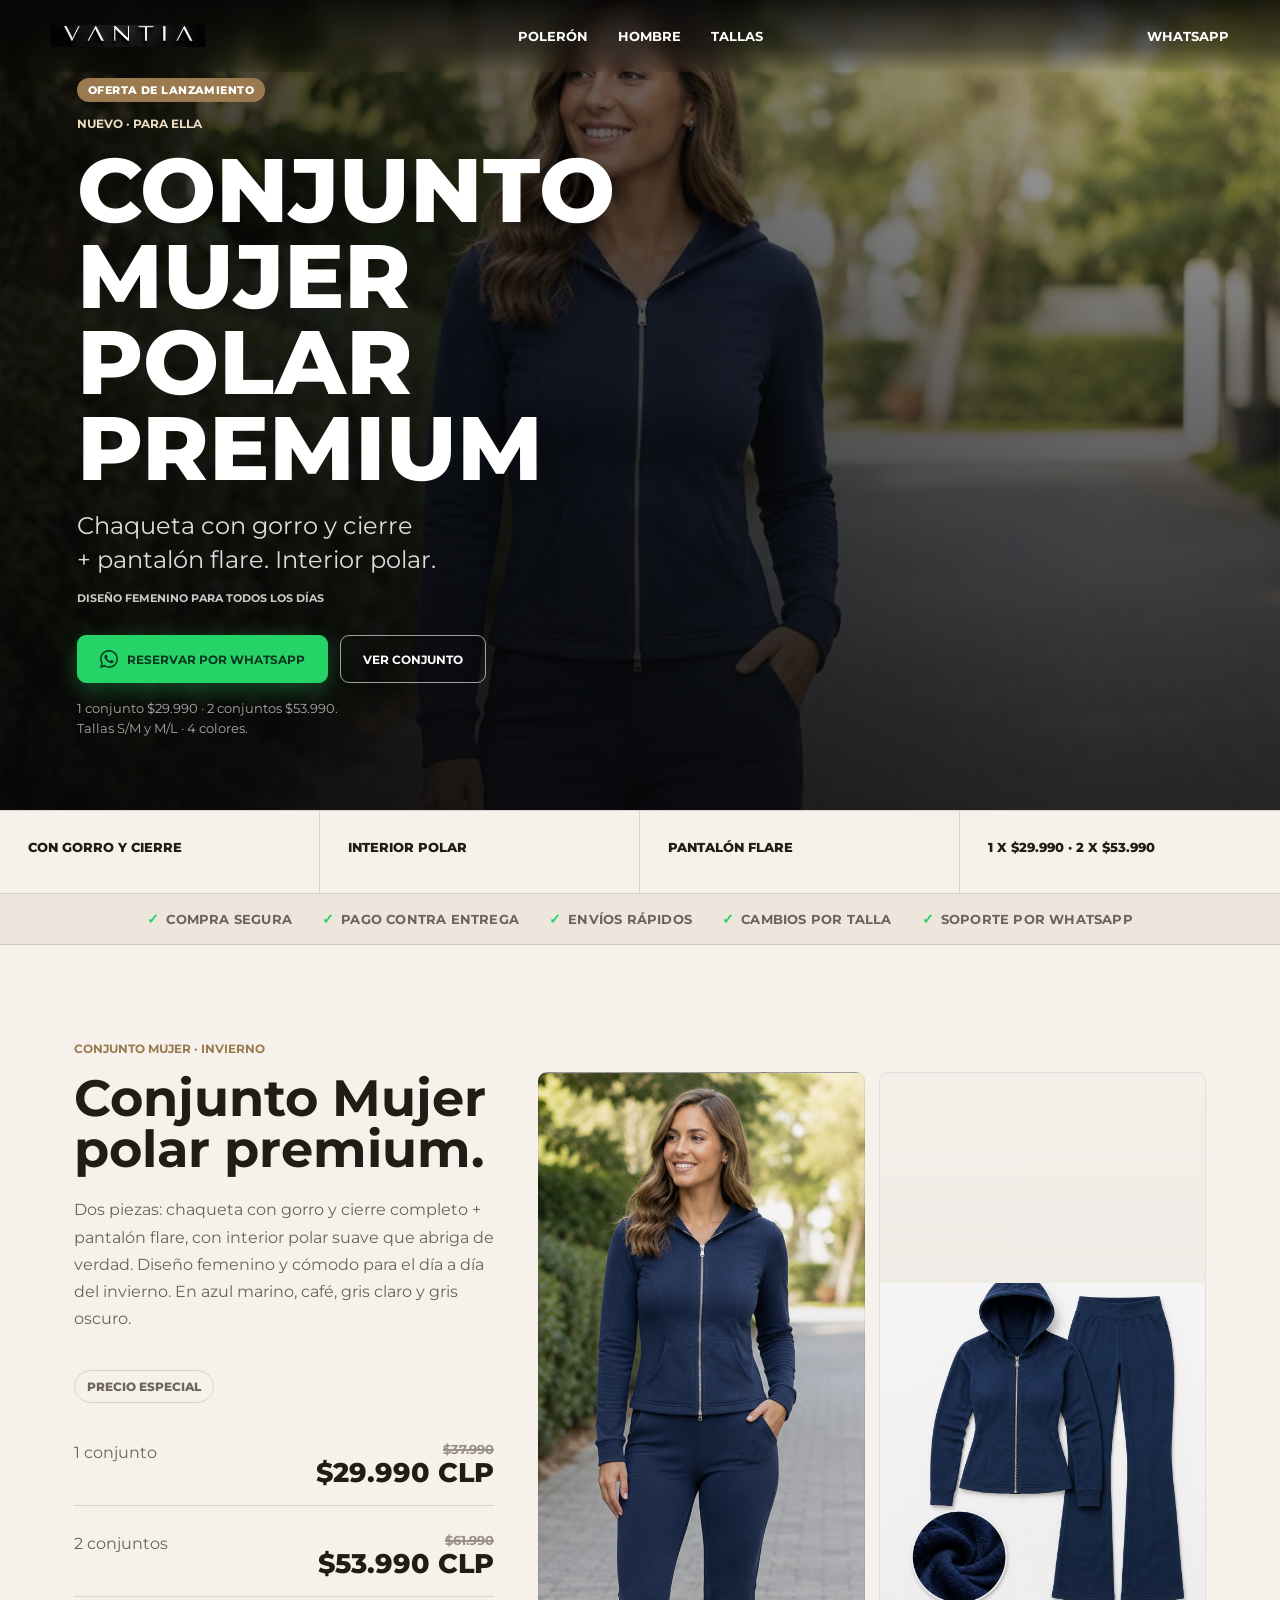
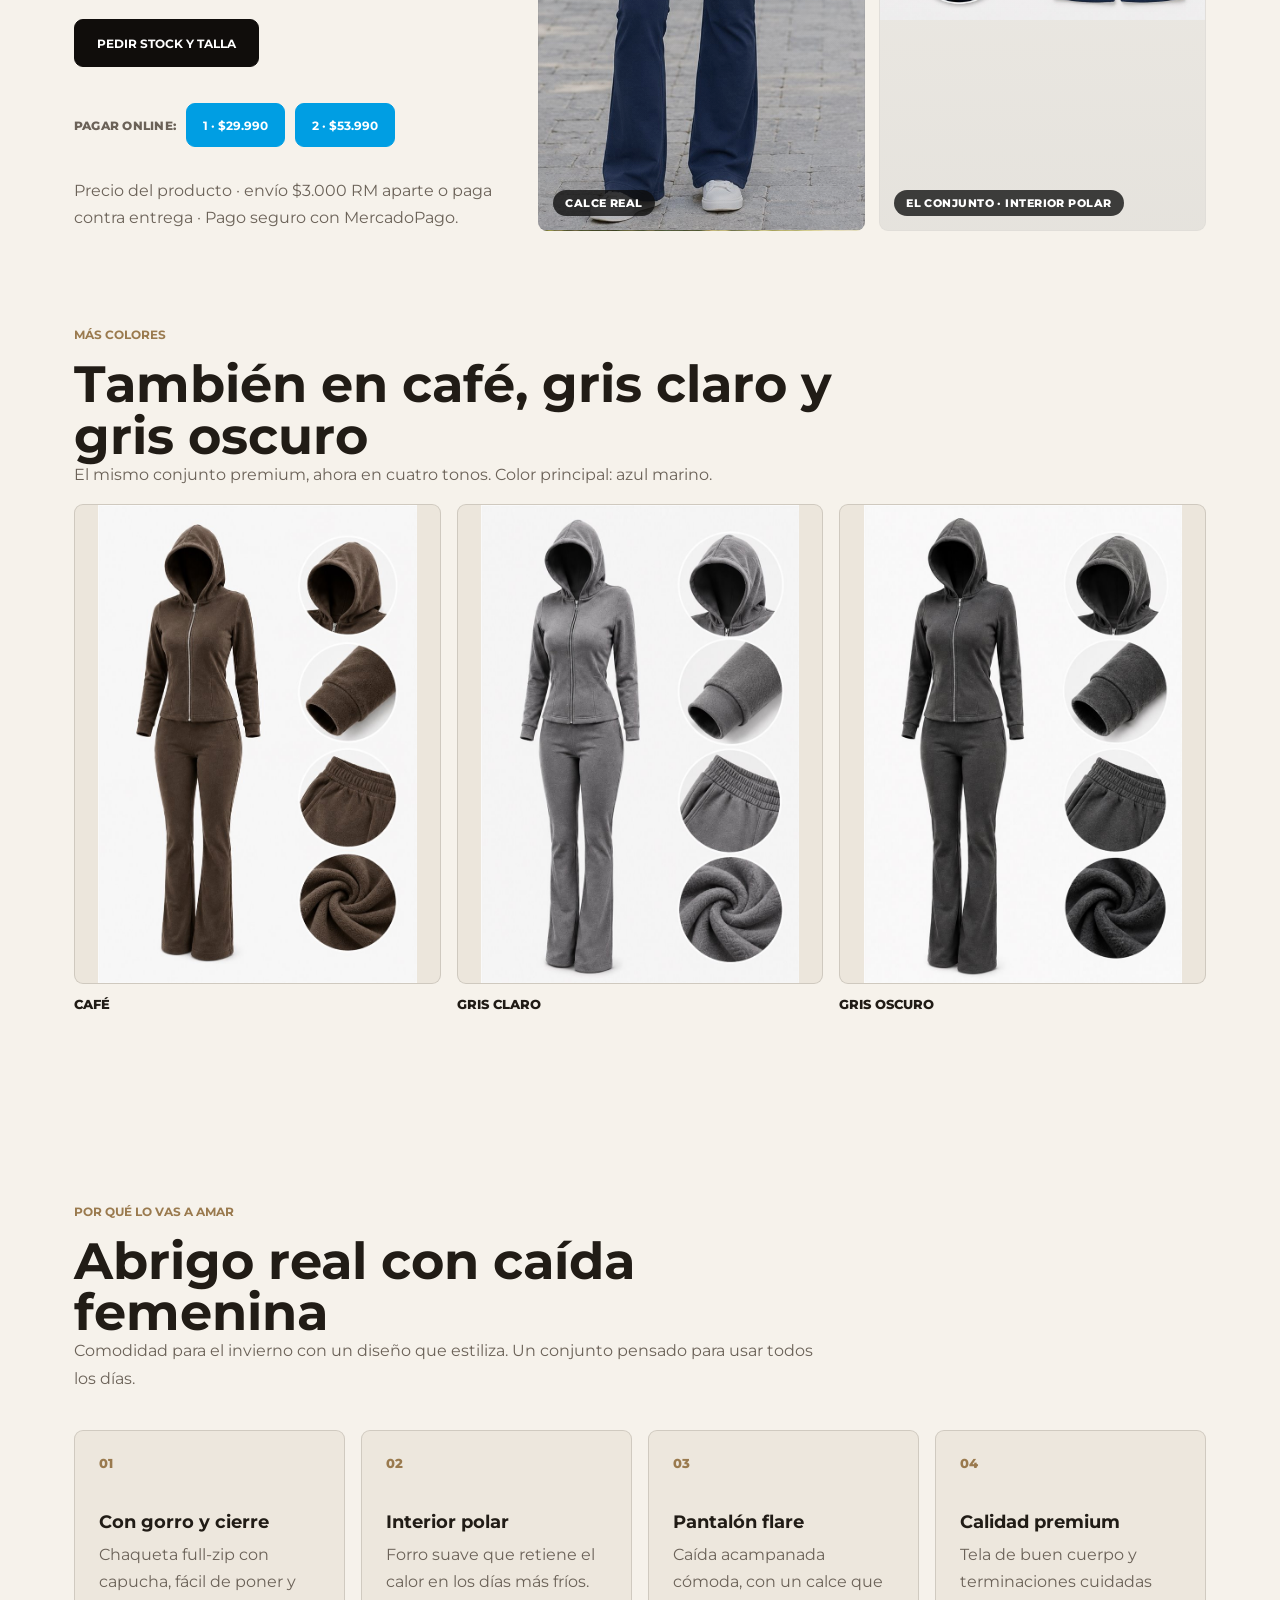
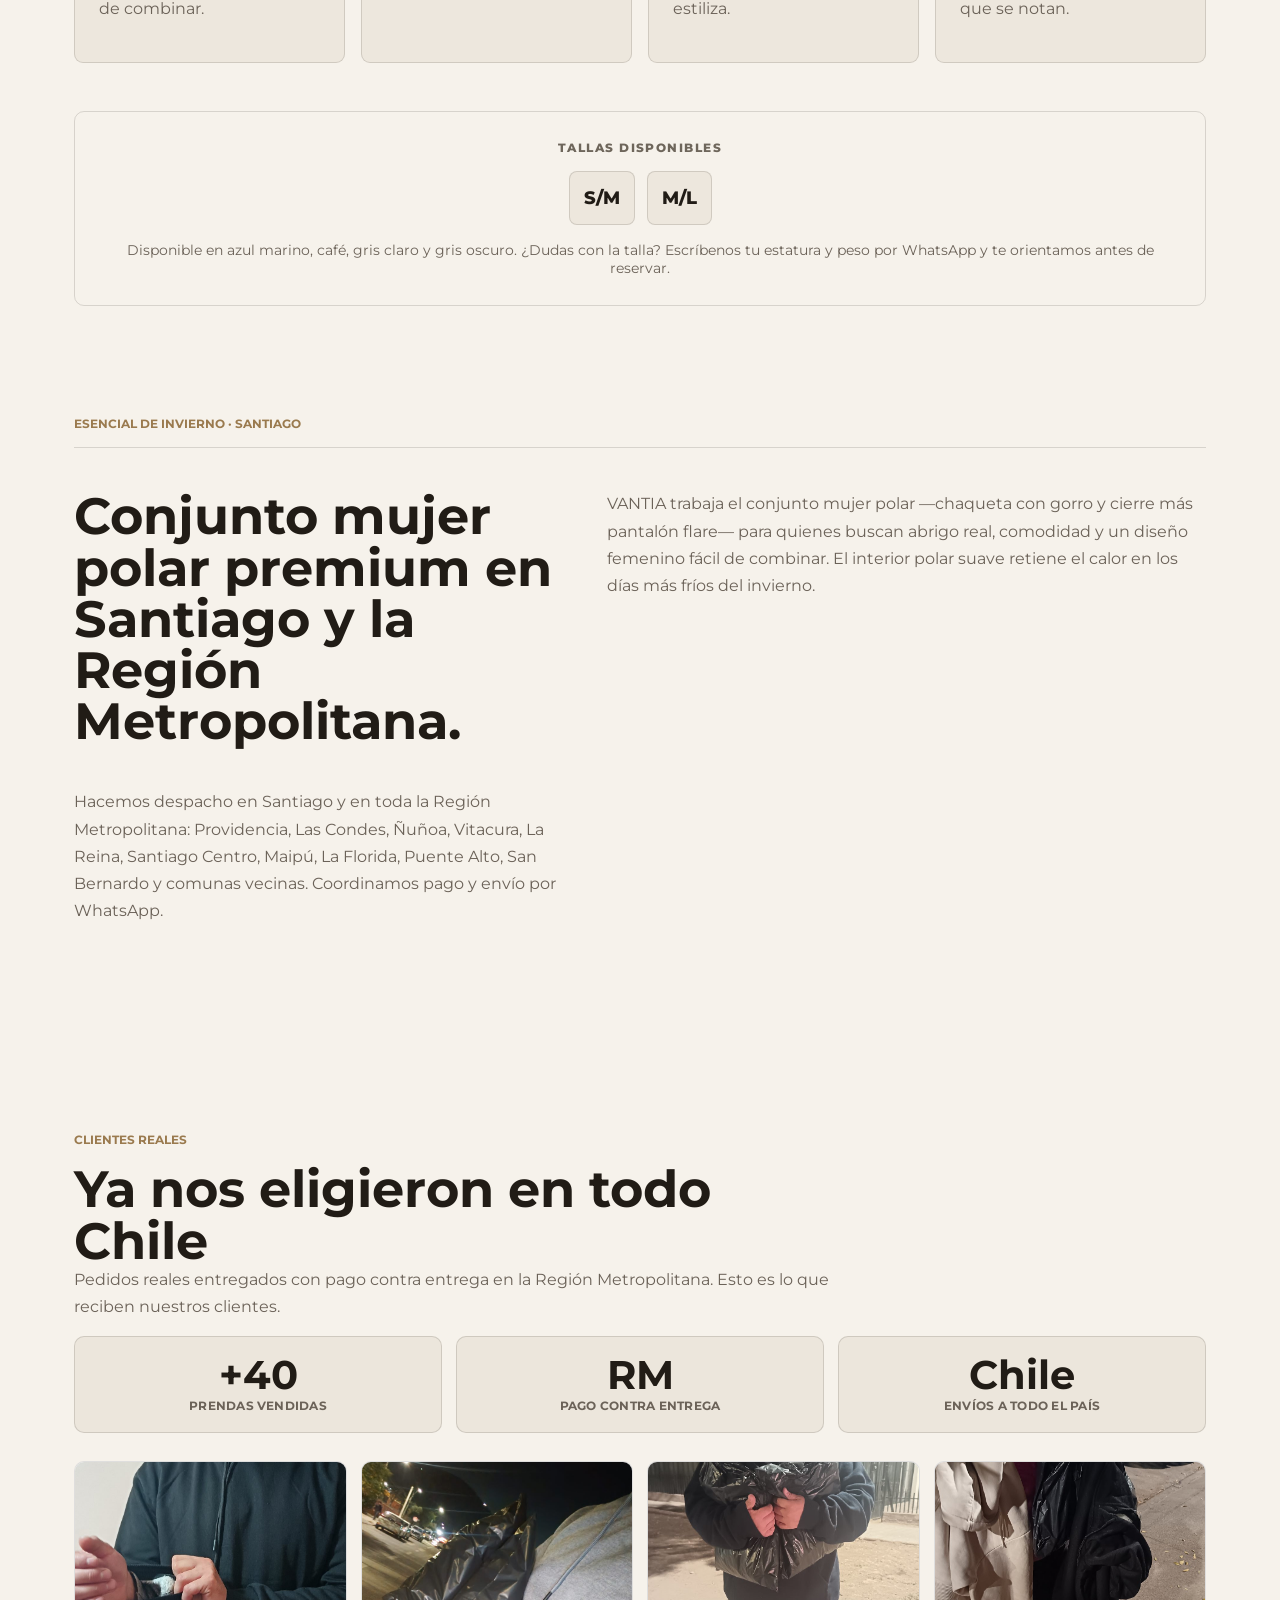
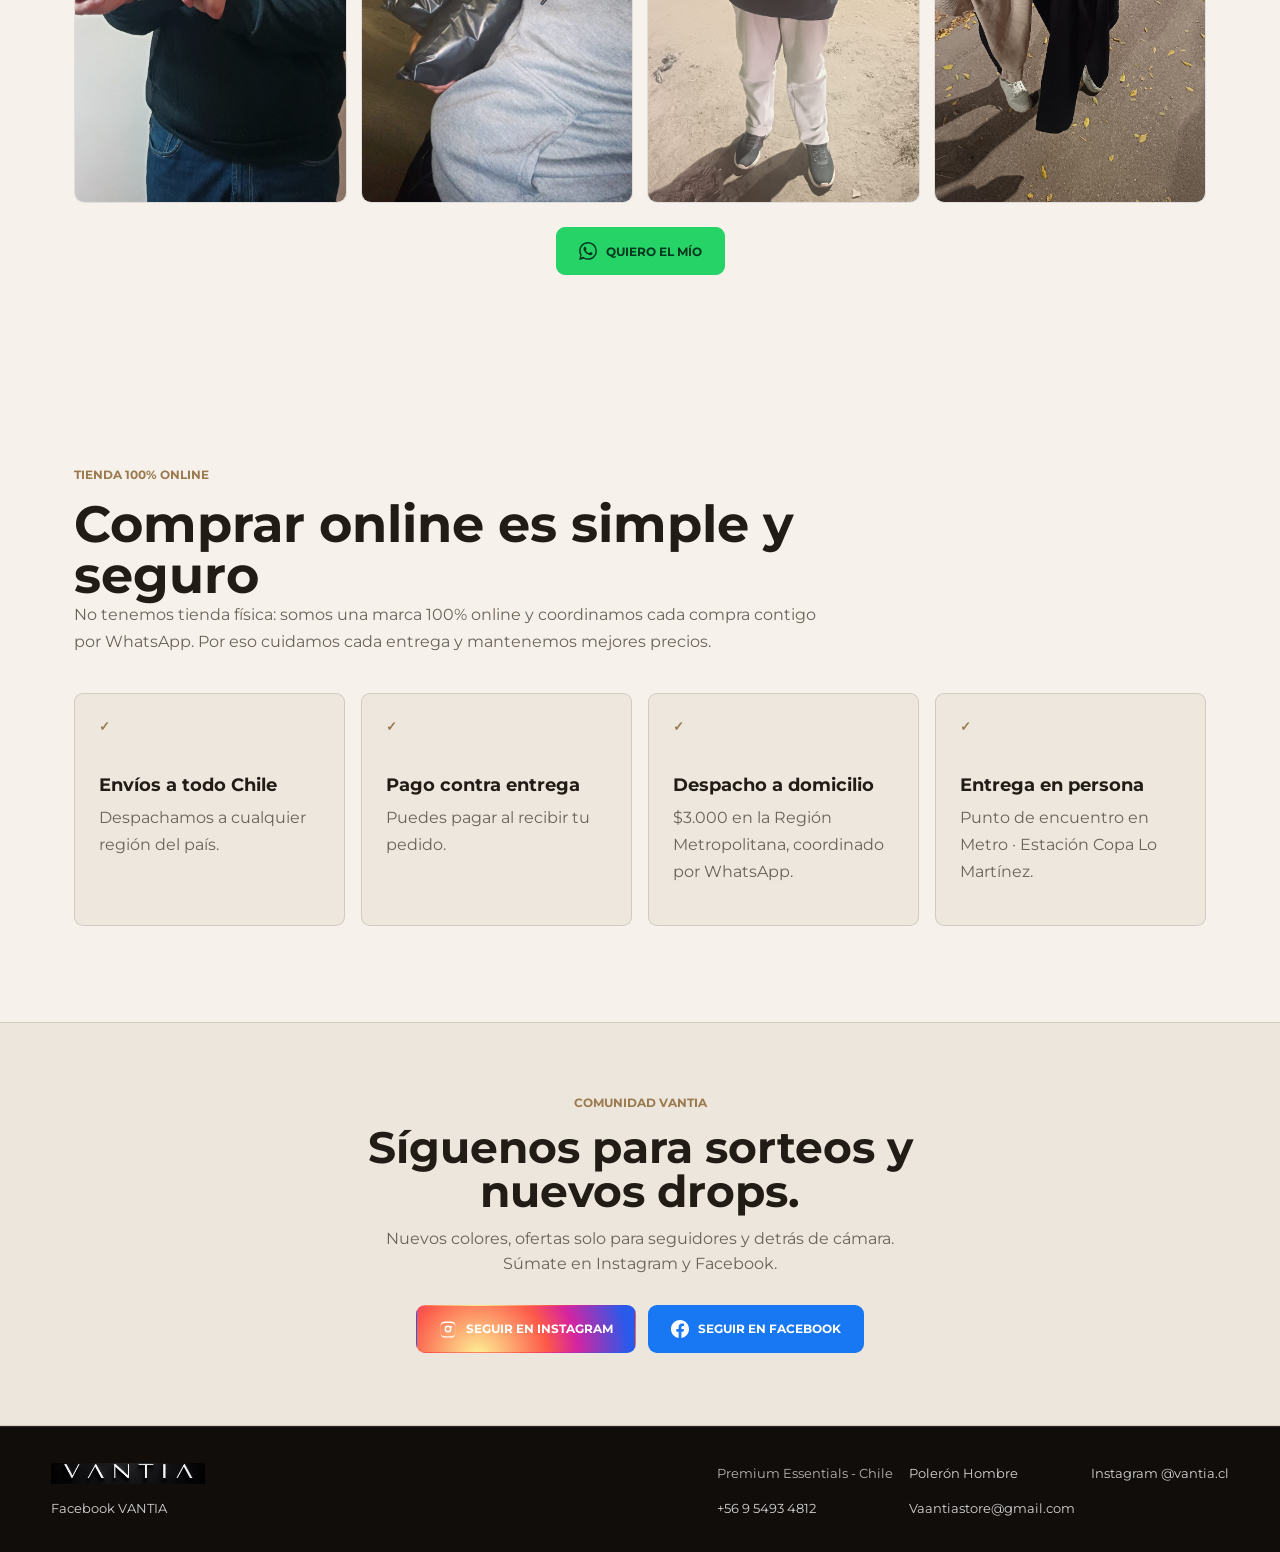
<file: mujer.html>
<!doctype html>
<html lang="es-CL">
  <head>
    <meta charset="utf-8" />
    <meta name="viewport" content="width=device-width, initial-scale=1" />
    <title>Conjunto Mujer polar premium en Santiago | VANTIA®</title>
    <meta
      name="description"
      content="Conjunto Mujer polar VANTIA®: chaqueta con gorro y cierre + pantalón flare, interior abrigado y tela suave. Despacho en Santiago y Región Metropolitana. 1 x $29.990 · 2 x $53.990 CLP."
    />
    <meta
      name="keywords"
      content="conjunto mujer polar, conjunto mujer invierno Chile, buzo polar mujer, conjunto deportivo mujer flare, ropa de invierno mujer Chile, ropa abrigada mujer Santiago, conjunto polar mujer Región Metropolitana, VANTIA"
    />
    <meta name="author" content="VANTIA" />
    <meta name="geo.region" content="CL-RM" />
    <meta name="geo.placename" content="Santiago, Región Metropolitana, Chile" />
    <meta name="geo.position" content="-33.4489;-70.6693" />
    <meta name="ICBM" content="-33.4489, -70.6693" />
    <link rel="canonical" href="https://www.vantiastore.com/mujer" />
    <link rel="alternate" hreflang="es-cl" href="https://www.vantiastore.com/mujer" />
    <link rel="alternate" hreflang="es" href="https://www.vantiastore.com/mujer" />
    <link rel="alternate" hreflang="x-default" href="https://www.vantiastore.com/mujer" />
    <link rel="preload" as="image" href="assets/photos/mujer-onmodel.jpg" />
    <link rel="preload" as="image" href="assets/brand/vantia-wordmark.png" />
    <meta name="robots" content="index, follow" />
    <meta name="theme-color" content="#0D0D0D" />
    <meta property="og:locale" content="es_CL" />
    <meta property="og:site_name" content="VANTIA" />
    <meta property="og:title" content="Conjunto Mujer polar premium · VANTIA®" />
    <meta
      property="og:description"
      content="Chaqueta con gorro y cierre + pantalón flare, interior polar suave. 1 x $29.990 · 2 x $53.990 CLP. Despacho en Santiago y Región Metropolitana."
    />
    <meta property="og:type" content="website" />
    <meta property="og:url" content="https://www.vantiastore.com/mujer" />
    <meta property="og:image" content="https://www.vantiastore.com/assets/photos/mujer-onmodel.jpg" />
    <meta property="og:image:type" content="image/jpeg" />
    <meta property="og:image:width" content="1120" />
    <meta property="og:image:height" content="1400" />
    <meta property="og:image:alt" content="Mujer usando conjunto polar premium VANTIA en azul marino" />
    <meta name="twitter:card" content="summary_large_image" />
    <meta name="twitter:title" content="Conjunto Mujer polar premium · VANTIA®" />
    <meta
      name="twitter:description"
      content="Chaqueta con gorro y cierre + pantalón flare, interior polar suave. Despacho en Santiago y Región Metropolitana."
    />
    <meta name="twitter:image" content="https://www.vantiastore.com/assets/photos/mujer-onmodel.jpg" />
    <meta name="twitter:image:alt" content="Conjunto Mujer polar premium VANTIA azul marino" />
    <link rel="icon" href="assets/brand/vantia-icon.png" type="image/png" />
    <link rel="apple-touch-icon" href="assets/brand/vantia-icon.png" />
    <link rel="manifest" href="site.webmanifest" />
    <link rel="preconnect" href="https://fonts.googleapis.com" />
    <link rel="preconnect" href="https://fonts.gstatic.com" crossorigin />
    <link href="https://fonts.googleapis.com/css2?family=Montserrat:wght@400;600;700;800&display=swap" rel="stylesheet" />
    <link rel="stylesheet" href="styles.css" />
    <style>
      .photo-hero-mujer {
        background-image:
          linear-gradient(180deg, rgba(8, 8, 8, 0.16), rgba(8, 8, 8, 0.5)),
          url("assets/photos/mujer-onmodel.jpg");
        background-position: center 8%;
      }
      .mujer-gallery {
        display: grid;
        grid-template-columns: 1fr 1fr;
        gap: 14px;
        align-items: stretch;
      }
      .mujer-gallery .product-photo { min-height: 520px; }
      .photo-mujer-onmodel {
        background-image:
          linear-gradient(180deg, rgba(5, 5, 5, 0), rgba(5, 5, 5, 0.12)),
          url("assets/photos/mujer-onmodel.jpg");
        background-position: center top;
        background-size: cover;
      }
      .photo-mujer-set {
        background-image: url("assets/photos/mujer-set.jpg");
        background-position: center;
        background-size: contain;
        background-repeat: no-repeat;
        background-color: #f3f0ea;
      }
      .mujer-colors { display: grid; grid-template-columns: repeat(3, 1fr); gap: 16px; }
      .mujer-colors figure { margin: 0; }
      .mujer-colors .ph {
        height: 480px;
        border: 1px solid var(--line);
        border-radius: var(--radius);
        background-color: #ece6dc;
        background-size: contain;
        background-position: center;
        background-repeat: no-repeat;
      }
      .mujer-colors p { margin: 12px 0 0; font-size: 13px; font-weight: 800; text-transform: uppercase; }
      @media (max-width: 760px) {
        .mujer-gallery { grid-template-columns: 1fr; }
        .mujer-gallery .product-photo { min-height: 420px; }
        .mujer-colors { grid-template-columns: 1fr 1fr; }
        .mujer-colors .ph { height: 400px; }
      }
    </style>
    <script type="application/ld+json">
      {
        "@context": "https://schema.org",
        "@graph": [
          {
            "@type": "Organization",
            "@id": "https://www.vantiastore.com/#organization",
            "name": "VANTIA",
            "url": "https://www.vantiastore.com/",
            "telephone": "+56954934812",
            "email": "Vaantiastore@gmail.com",
            "address": {
              "@type": "PostalAddress",
              "addressLocality": "Santiago",
              "addressRegion": "Región Metropolitana",
              "addressCountry": "CL"
            },
            "areaServed": {
              "@type": "AdministrativeArea",
              "name": "Región Metropolitana de Santiago, Chile"
            },
            "sameAs": [
              "https://www.instagram.com/vantia.cl/",
              "https://www.facebook.com/profile.php?id=61587580905556"
            ]
          },
          {
            "@type": "Product",
            "@id": "https://www.vantiastore.com/mujer#conjunto-mujer",
            "name": "Conjunto Mujer polar premium VANTIA",
            "brand": { "@type": "Brand", "name": "VANTIA" },
            "url": "https://www.vantiastore.com/mujer",
            "sku": "VANTIA-CONJUNTO-MUJER-NAVY",
            "mpn": "VANTIA-CONJUNTO-MUJER-NAVY",
            "image": [
              "https://www.vantiastore.com/assets/photos/mujer-onmodel.jpg",
              "https://www.vantiastore.com/assets/photos/mujer-set.jpg"
            ],
            "description": "Conjunto de dos piezas para mujer: chaqueta con gorro y cierre completo + pantalón flare, con interior polar suave que abriga de verdad. Diseño femenino y cómodo para el invierno. Azul marino, tallas S/M y M/L.",
            "category": "Ropa de mujer",
            "material": "Tela suave con interior polar",
            "color": ["Azul marino", "Café", "Gris claro", "Gris oscuro"],
            "size": ["S/M", "M/L"],
            "audience": { "@type": "PeopleAudience", "suggestedGender": "female" },
            "areaServed": {
              "@type": "AdministrativeArea",
              "name": "Región Metropolitana de Santiago, Chile"
            },
            "offers": [
              {
                "@type": "Offer",
                "name": "1 conjunto",
                "price": "29990",
                "priceCurrency": "CLP",
                "availability": "https://schema.org/InStock",
                "itemCondition": "https://schema.org/NewCondition",
                "url": "https://www.vantiastore.com/mujer",
                "priceValidUntil": "2026-12-31"
              },
              {
                "@type": "Offer",
                "name": "2 conjuntos",
                "price": "53990",
                "priceCurrency": "CLP",
                "availability": "https://schema.org/InStock",
                "itemCondition": "https://schema.org/NewCondition",
                "url": "https://www.vantiastore.com/mujer",
                "priceValidUntil": "2026-12-31"
              }
            ]
          },
          {
            "@type": "BreadcrumbList",
            "itemListElement": [
              { "@type": "ListItem", "position": 1, "name": "Inicio", "item": "https://www.vantiastore.com/" },
              { "@type": "ListItem", "position": 2, "name": "Conjunto Mujer", "item": "https://www.vantiastore.com/mujer" }
            ]
          }
        ]
      }
    </script>
  </head>
  <body>
    <header class="site-header" aria-label="Navegación principal">
      <a class="brand-mark" href="index.html" aria-label="VANTIA inicio">
        <img src="assets/brand/vantia-wordmark.png" alt="VANTIA" width="172" height="36" />
      </a>
      <nav class="nav-links" aria-label="Secciones">
        <a href="index.html">Polerón</a>
        <a href="conjunto-hombre.html">Hombre</a>
        <a href="#fit">Tallas</a>
      </nav>
      <a class="nav-cta" href="https://wa.me/56954934812?text=Hola%20VANTIA%2C%20quiero%20reservar%20el%20Conjunto%20Mujer%20polar%20premium.%20Talla%20(S%2FM%20o%20M%2FL)%3A%20__.%20%C2%BFMe%20ayudan%20con%20stock%3F" target="_blank" rel="noreferrer">
        WhatsApp
      </a>
    </header>

    <main>
      <section class="hero" id="inicio" aria-label="VANTIA conjunto mujer polar premium">
        <div class="hero-photo photo-hero-mujer" role="img" aria-label="Mujer usando conjunto polar premium VANTIA en azul marino, chaqueta con gorro y pantalón flare"></div>
        <div class="hero-scrim" aria-hidden="true"></div>
        <div class="hero-content">
          <span class="offer-badge">Oferta de lanzamiento</span>
          <p class="eyebrow" style="margin-top:14px">Nuevo · Para ella</p>
          <h1>Conjunto Mujer polar premium</h1>
          <p class="hero-copy">Chaqueta con gorro y cierre<br />+ pantalón flare. Interior polar.</p>
          <p class="hero-tag">Diseño femenino para todos los días</p>
          <div class="hero-actions" aria-label="Acciones principales">
            <a class="button button-wa" href="https://wa.me/56954934812?text=Hola%20VANTIA%2C%20quiero%20reservar%20el%20Conjunto%20Mujer%20polar%20premium.%20Talla%20(S%2FM%20o%20M%2FL)%3A%20__.%20%C2%BFMe%20ayudan%20con%20stock%3F" target="_blank" rel="noreferrer">
              <svg class="wa-ico" viewBox="0 0 24 24" fill="currentColor" aria-hidden="true"><path d="M.057 24l1.687-6.163a11.867 11.867 0 01-1.587-5.946C.16 5.335 5.495 0 12.05 0a11.82 11.82 0 018.413 3.488 11.82 11.82 0 013.48 8.414c-.003 6.557-5.338 11.892-11.893 11.892a11.9 11.9 0 01-5.688-1.448L.057 24zm6.597-3.807c1.676.995 3.276 1.591 5.392 1.592 5.448 0 9.886-4.434 9.889-9.885.002-5.462-4.415-9.89-9.881-9.892-5.452 0-9.887 4.434-9.889 9.884a9.86 9.86 0 001.519 5.26l-.999 3.648 3.92-1.04zm11.387-5.464c-.074-.124-.272-.198-.57-.347-.297-.149-1.758-.868-2.031-.967-.272-.099-.47-.149-.669.149-.198.297-.768.967-.941 1.165-.173.198-.347.223-.644.074-.297-.149-1.255-.462-2.39-1.475-.883-.788-1.48-1.761-1.653-2.059-.173-.297-.018-.458.13-.606.134-.133.297-.347.446-.521.151-.172.2-.296.3-.495.099-.198.05-.372-.025-.521-.075-.148-.669-1.611-.916-2.206-.242-.579-.487-.501-.669-.51l-.57-.01c-.198 0-.52.074-.792.372s-1.04 1.016-1.04 2.479 1.065 2.876 1.213 3.074c.149.198 2.096 3.2 5.077 4.487.709.306 1.262.489 1.694.625.712.227 1.36.195 1.872.118.571-.085 1.758-.719 2.006-1.413.248-.694.248-1.289.173-1.413z"/></svg>
              Reservar por WhatsApp
            </a>
            <a class="button button-ghost" href="#drop">Ver conjunto</a>
          </div>
          <p class="hero-note">1 conjunto $29.990 · 2 conjuntos $53.990.<br />Tallas S/M y M/L · 4 colores.</p>
        </div>
      </section>

      <section class="intro-band" aria-label="Resumen del conjunto">
        <div class="intro-line">Con gorro y cierre</div>
        <div class="intro-line">Interior polar</div>
        <div class="intro-line">Pantalón flare</div>
        <div class="intro-line">1 x $29.990 · 2 x $53.990</div>
      </section>

      <section class="trust-strip" aria-label="Compra con confianza">
        <span><b>✓</b> Compra segura</span>
        <span><b>✓</b> Pago contra entrega</span>
        <span><b>✓</b> Envíos rápidos</span>
        <span><b>✓</b> Cambios por talla</span>
        <span><b>✓</b> Soporte por WhatsApp</span>
      </section>

      <section class="section drop-section" id="drop">
        <div class="section-kicker">Conjunto Mujer · Invierno</div>
        <div class="drop-grid">
          <div class="drop-copy">
            <h2>Conjunto Mujer polar premium.</h2>
            <p>
              Dos piezas: chaqueta con gorro y cierre completo + pantalón flare, con interior polar
              suave que abriga de verdad. Diseño femenino y cómodo para el día a día del invierno.
              En azul marino, café, gris claro y gris oscuro.
            </p>
            <div class="launch-badge">Precio especial</div>
            <div class="price-stack" aria-label="Precios">
              <div>
                <span>1 conjunto</span>
                <strong class="price-value"><s>$37.990</s><b>$29.990 CLP</b></strong>
              </div>
              <div>
                <span>2 conjuntos</span>
                <strong class="price-value"><s>$61.990</s><b>$53.990 CLP</b></strong>
              </div>
            </div>
            <a class="button button-dark" href="https://wa.me/56954934812?text=Hola%20VANTIA%2C%20quiero%20consultar%20stock%20y%20talla%20del%20Conjunto%20Mujer%20polar.%20%C2%BFMe%20orientan%3F" target="_blank" rel="noreferrer">
              Pedir stock y talla
            </a>
            <div class="pay-online" aria-label="Pagar online con MercadoPago">
              <span class="pay-label">Pagar online:</span>
              <a class="button button-pay" href="https://mpago.la/2hU7aR4" target="_blank" rel="noreferrer">1 · $29.990</a>
              <a class="button button-pay" href="https://mpago.la/1EiqCob" target="_blank" rel="noreferrer">2 · $53.990</a>
            </div>
            <p class="pay-note">Precio del producto · envío $3.000 RM aparte o paga contra entrega · Pago seguro con MercadoPago.</p>
          </div>
          <div class="mujer-gallery" aria-label="Fotos del conjunto mujer VANTIA">
            <figure class="product-photo photo-mujer-onmodel">
              <figcaption>Calce real</figcaption>
            </figure>
            <figure class="product-photo photo-mujer-set">
              <figcaption>El conjunto · interior polar</figcaption>
            </figure>
          </div>
        </div>
      </section>

      <section class="section palette-section" id="colores" aria-label="Colores disponibles">
        <div class="section-kicker">Más colores</div>
        <div class="section-heading compact">
          <h2>También en café, gris claro y gris oscuro</h2>
          <p>El mismo conjunto premium, ahora en cuatro tonos. Color principal: azul marino.</p>
        </div>
        <div class="mujer-colors">
          <figure><div class="ph" style="background-image:url('assets/photos/mujer-cafe.jpg')" role="img" aria-label="Conjunto mujer polar en café"></div><p>Café</p></figure>
          <figure><div class="ph" style="background-image:url('assets/photos/mujer-gris-claro.jpg')" role="img" aria-label="Conjunto mujer polar en gris claro"></div><p>Gris claro</p></figure>
          <figure><div class="ph" style="background-image:url('assets/photos/mujer-gris-oscuro.jpg')" role="img" aria-label="Conjunto mujer polar en gris oscuro"></div><p>Gris oscuro</p></figure>
        </div>
      </section>

      <section class="section fit-section" id="fit">
        <div class="section-kicker">Por qué lo vas a amar</div>
        <div class="section-heading compact">
          <h2>Abrigo real con caída femenina</h2>
          <p>Comodidad para el invierno con un diseño que estiliza. Un conjunto pensado para usar todos los días.</p>
        </div>

        <div class="fit-grid fit-grid-four">
          <div class="fit-item">
            <span>01</span>
            <h3>Con gorro y cierre</h3>
            <p>Chaqueta full-zip con capucha, fácil de poner y de combinar.</p>
          </div>
          <div class="fit-item">
            <span>02</span>
            <h3>Interior polar</h3>
            <p>Forro suave que retiene el calor en los días más fríos.</p>
          </div>
          <div class="fit-item">
            <span>03</span>
            <h3>Pantalón flare</h3>
            <p>Caída acampanada cómoda, con un calce que estiliza.</p>
          </div>
          <div class="fit-item">
            <span>04</span>
            <h3>Calidad premium</h3>
            <p>Tela de buen cuerpo y terminaciones cuidadas que se notan.</p>
          </div>
        </div>

        <div class="size-band" aria-label="Tallas disponibles">
          <p class="size-label">Tallas disponibles</p>
          <div class="size-pills">
            <span>S/M</span><span>M/L</span>
          </div>
          <p class="size-note">Disponible en azul marino, café, gris claro y gris oscuro. ¿Dudas con la talla? Escríbenos tu estatura y peso por WhatsApp y te orientamos antes de reservar.</p>
        </div>
      </section>

      <section class="section seo-section" aria-label="Conjunto mujer polar en Santiago y la Región Metropolitana">
        <div class="section-kicker">Esencial de invierno · Santiago</div>
        <div class="seo-copy">
          <h2>Conjunto mujer polar premium en Santiago y la Región Metropolitana.</h2>
          <p>
            VANTIA trabaja el conjunto mujer polar —chaqueta con gorro y cierre más pantalón flare— para quienes
            buscan abrigo real, comodidad y un diseño femenino fácil de combinar. El interior polar suave retiene
            el calor en los días más fríos del invierno.
          </p>
          <p>
            Hacemos despacho en Santiago y en toda la Región Metropolitana: Providencia, Las Condes, Ñuñoa,
            Vitacura, La Reina, Santiago Centro, Maipú, La Florida, Puente Alto, San Bernardo y comunas vecinas.
            Coordinamos pago y envío por WhatsApp.
          </p>
        </div>
      </section>

      <section class="section social-proof" id="opiniones" aria-label="Clientes y entregas reales">
        <div class="section-kicker">Clientes reales</div>
        <div class="section-heading compact">
          <h2>Ya nos eligieron en todo Chile</h2>
          <p>Pedidos reales entregados con pago contra entrega en la Región Metropolitana. Esto es lo que reciben nuestros clientes.</p>
        </div>
        <div class="sp-stats">
          <div><b>+40</b><span>prendas vendidas</span></div>
          <div><b>RM</b><span>pago contra entrega</span></div>
          <div><b>Chile</b><span>envíos a todo el país</span></div>
        </div>
        <div class="sp-grid">
          <figure class="sp-shot"><img src="assets/social/cliente-1.jpg" alt="Cliente real usando polerón VANTIA con chiporro interior" loading="lazy" decoding="async" /></figure>
          <figure class="sp-shot"><img src="assets/social/cliente-2.jpg" alt="Cliente con polerón gris VANTIA recibiendo su pedido" loading="lazy" decoding="async" /></figure>
          <figure class="sp-shot"><img src="assets/social/entrega-1.jpg" alt="Entrega real de pedido VANTIA en la Región Metropolitana" loading="lazy" decoding="async" /></figure>
          <figure class="sp-shot"><img src="assets/social/entrega-2.jpg" alt="Clienta recibiendo prendas VANTIA con pago contra entrega" loading="lazy" decoding="async" /></figure>
        </div>
        <div class="sp-cta">
          <a class="button button-wa" href="https://wa.me/56954934812?text=Hola%20VANTIA%2C%20vi%20las%20opiniones%20y%20quiero%20comprar.%20%C2%BFMe%20ayudan%3F" target="_blank" rel="noreferrer">
            <svg class="wa-ico" viewBox="0 0 24 24" fill="currentColor" aria-hidden="true"><path d="M.057 24l1.687-6.163a11.867 11.867 0 01-1.587-5.946C.16 5.335 5.495 0 12.05 0a11.82 11.82 0 018.413 3.488 11.82 11.82 0 013.48 8.414c-.003 6.557-5.338 11.892-11.893 11.892a11.9 11.9 0 01-5.688-1.448L.057 24zm6.597-3.807c1.676.995 3.276 1.591 5.392 1.592 5.448 0 9.886-4.434 9.889-9.885.002-5.462-4.415-9.89-9.881-9.892-5.452 0-9.887 4.434-9.889 9.884a9.86 9.86 0 001.519 5.26l-.999 3.648 3.92-1.04zm11.387-5.464c-.074-.124-.272-.198-.57-.347-.297-.149-1.758-.868-2.031-.967-.272-.099-.47-.149-.669.149-.198.297-.768.967-.941 1.165-.173.198-.347.223-.644.074-.297-.149-1.255-.462-2.39-1.475-.883-.788-1.48-1.761-1.653-2.059-.173-.297-.018-.458.13-.606.134-.133.297-.347.446-.521.151-.172.2-.296.3-.495.099-.198.05-.372-.025-.521-.075-.148-.669-1.611-.916-2.206-.242-.579-.487-.501-.669-.51l-.57-.01c-.198 0-.52.074-.792.372s-1.04 1.016-1.04 2.479 1.065 2.876 1.213 3.074c.149.198 2.096 3.2 5.077 4.487.709.306 1.262.489 1.694.625.712.227 1.36.195 1.872.118.571-.085 1.758-.719 2.006-1.413.248-.694.248-1.289.173-1.413z"/></svg>
            Quiero el mío
          </a>
        </div>
      </section>

      <section class="section" id="envios" aria-label="Cómo compras y recibes tu pedido">
        <div class="section-kicker">Tienda 100% online</div>
        <div class="section-heading compact">
          <h2>Comprar online es simple y seguro</h2>
          <p>No tenemos tienda física: somos una marca 100% online y coordinamos cada compra contigo por WhatsApp. Por eso cuidamos cada entrega y mantenemos mejores precios.</p>
        </div>
        <div class="fit-grid fit-grid-four">
          <div class="fit-item">
            <span>✓</span>
            <h3>Envíos a todo Chile</h3>
            <p>Despachamos a cualquier región del país.</p>
          </div>
          <div class="fit-item">
            <span>✓</span>
            <h3>Pago contra entrega</h3>
            <p>Puedes pagar al recibir tu pedido.</p>
          </div>
          <div class="fit-item">
            <span>✓</span>
            <h3>Despacho a domicilio</h3>
            <p>$3.000 en la Región Metropolitana, coordinado por WhatsApp.</p>
          </div>
          <div class="fit-item">
            <span>✓</span>
            <h3>Entrega en persona</h3>
            <p>Punto de encuentro en Metro · Estación Copa Lo Martínez.</p>
          </div>
        </div>
      </section>

      <section class="follow-band" aria-label="Síguenos en redes sociales">
        <div class="follow-inner">
          <p class="section-kicker">Comunidad VANTIA</p>
          <h2>Síguenos para sorteos y nuevos drops.</h2>
          <p class="follow-sub">
            Nuevos colores, ofertas solo para seguidores y detrás de cámara.
            Súmate en Instagram y Facebook.
          </p>
          <div class="follow-actions">
            <a class="button button-ig" href="https://www.instagram.com/vantia.cl/" target="_blank" rel="noreferrer" aria-label="Seguir a VANTIA en Instagram">
              <svg class="soc-ico" viewBox="0 0 24 24" fill="currentColor" aria-hidden="true"><path d="M12 2.16c3.2 0 3.58.01 4.85.07 1.17.05 1.8.25 2.23.41.56.22.96.48 1.38.9.42.42.68.82.9 1.38.16.42.36 1.06.41 2.23.06 1.27.07 1.65.07 4.85s-.01 3.58-.07 4.85c-.05 1.17-.25 1.8-.41 2.23-.22.56-.48.96-.9 1.38-.42.42-.82.68-1.38.9-.42.16-1.06.36-2.23.41-1.27.06-1.65.07-4.85.07s-3.58-.01-4.85-.07c-1.17-.05-1.8-.25-2.23-.41a3.72 3.72 0 0 1-1.38-.9 3.72 3.72 0 0 1-.9-1.38c-.16-.42-.36-1.06-.41-2.23-.06-1.27-.07-1.65-.07-4.85s.01-3.58.07-4.85c.05-1.17.25-1.8.41-2.23.22-.56.48-.96.9-1.38.42-.42.82-.68 1.38-.9.42-.16 1.06-.36 2.23-.41C8.42 2.17 8.8 2.16 12 2.16zm0 1.96c-3.15 0-3.5.01-4.74.07-1.14.05-1.76.24-2.17.4-.55.21-.94.47-1.35.88-.41.41-.67.8-.88 1.35-.16.41-.35 1.03-.4 2.17-.06 1.24-.07 1.59-.07 4.74s.01 3.5.07 4.74c.05 1.14.24 1.76.4 2.17.21.55.47.94.88 1.35.41.41.8.67 1.35.88.41.16 1.03.35 2.17.4 1.24.06 1.59.07 4.74.07s3.5-.01 4.74-.07c1.14-.05 1.76-.24 2.17-.4.55-.21.94-.47 1.35-.88.41-.41.67-.8.88-1.35.16-.41.35-1.03.4-2.17.06-1.24.07-1.59.07-4.74s-.01-3.5-.07-4.74c-.05-1.14-.24-1.76-.4-2.17a3.64 3.64 0 0 0-.88-1.35 3.64 3.64 0 0 0-1.35-.88c-.41-.16-1.03-.35-2.17-.4-1.24-.06-1.59-.07-4.74-.07zm0 3.34a4.54 4.54 0 1 1 0 9.08 4.54 4.54 0 0 1 0-9.08zm0 1.96a2.58 2.58 0 1 0 0 5.16 2.58 2.58 0 0 0 0-5.16zm5.78-.36a1.06 1.06 0 1 1-2.12 0 1.06 1.06 0 0 1 2.12 0z"/></svg>
              Seguir en Instagram
            </a>
            <a class="button button-fb" href="https://www.facebook.com/profile.php?id=61587580905556" target="_blank" rel="noreferrer" aria-label="Seguir a VANTIA en Facebook">
              <svg class="soc-ico" viewBox="0 0 24 24" fill="currentColor" aria-hidden="true"><path d="M24 12.07C24 5.4 18.63 0 12 0S0 5.4 0 12.07c0 6.02 4.39 11.01 10.13 11.93v-8.44H7.08v-3.49h3.05V9.41c0-3.02 1.79-4.69 4.53-4.69 1.31 0 2.69.24 2.69.24v2.97h-1.52c-1.49 0-1.96.93-1.96 1.89v2.25h3.33l-.53 3.49h-2.8V24C19.61 23.08 24 18.09 24 12.07z"/></svg>
              Seguir en Facebook
            </a>
          </div>
        </div>
      </section>

    <footer class="site-footer">
      <a class="brand-mark" href="index.html" aria-label="VANTIA inicio">
        <img src="assets/brand/vantia-wordmark.png" alt="VANTIA" width="150" height="32" loading="lazy" />
      </a>
      <p>Premium Essentials - Chile</p>
      <a href="index.html">Polerón Hombre</a>
      <a href="https://www.instagram.com/vantia.cl/" target="_blank" rel="noreferrer">Instagram @vantia.cl</a>
      <a href="https://www.facebook.com/profile.php?id=61587580905556" target="_blank" rel="noreferrer">Facebook VANTIA</a>
      <a href="https://wa.me/56954934812" target="_blank" rel="noreferrer">+56 9 5493 4812</a>
      <a href="mailto:Vaantiastore@gmail.com">Vaantiastore@gmail.com</a>
    </footer>
    </main>

    <a class="mobile-sticky-cta" href="https://wa.me/56954934812?text=Hola%20VANTIA%2C%20quiero%20reservar%20el%20Conjunto%20Mujer%20polar%20premium.%20Talla%20(S%2FM%20o%20M%2FL)%3A%20__.%20%C2%BFMe%20ayudan%20con%20stock%3F" target="_blank" rel="noreferrer">
      <svg class="wa-ico" viewBox="0 0 24 24" fill="currentColor" aria-hidden="true"><path d="M.057 24l1.687-6.163a11.867 11.867 0 01-1.587-5.946C.16 5.335 5.495 0 12.05 0a11.82 11.82 0 018.413 3.488 11.82 11.82 0 013.48 8.414c-.003 6.557-5.338 11.892-11.893 11.892a11.9 11.9 0 01-5.688-1.448L.057 24zm6.597-3.807c1.676.995 3.276 1.591 5.392 1.592 5.448 0 9.886-4.434 9.889-9.885.002-5.462-4.415-9.89-9.881-9.892-5.452 0-9.887 4.434-9.889 9.884a9.86 9.86 0 001.519 5.26l-.999 3.648 3.92-1.04zm11.387-5.464c-.074-.124-.272-.198-.57-.347-.297-.149-1.758-.868-2.031-.967-.272-.099-.47-.149-.669.149-.198.297-.768.967-.941 1.165-.173.198-.347.223-.644.074-.297-.149-1.255-.462-2.39-1.475-.883-.788-1.48-1.761-1.653-2.059-.173-.297-.018-.458.13-.606.134-.133.297-.347.446-.521.151-.172.2-.296.3-.495.099-.198.05-.372-.025-.521-.075-.148-.669-1.611-.916-2.206-.242-.579-.487-.501-.669-.51l-.57-.01c-.198 0-.52.074-.792.372s-1.04 1.016-1.04 2.479 1.065 2.876 1.213 3.074c.149.198 2.096 3.2 5.077 4.487.709.306 1.262.489 1.694.625.712.227 1.36.195 1.872.118.571-.085 1.758-.719 2.006-1.413.248-.694.248-1.289.173-1.413z"/></svg>
      Reservar por WhatsApp
    </a>

    <script src="script.js"></script>
  </body>
</html>
</file>
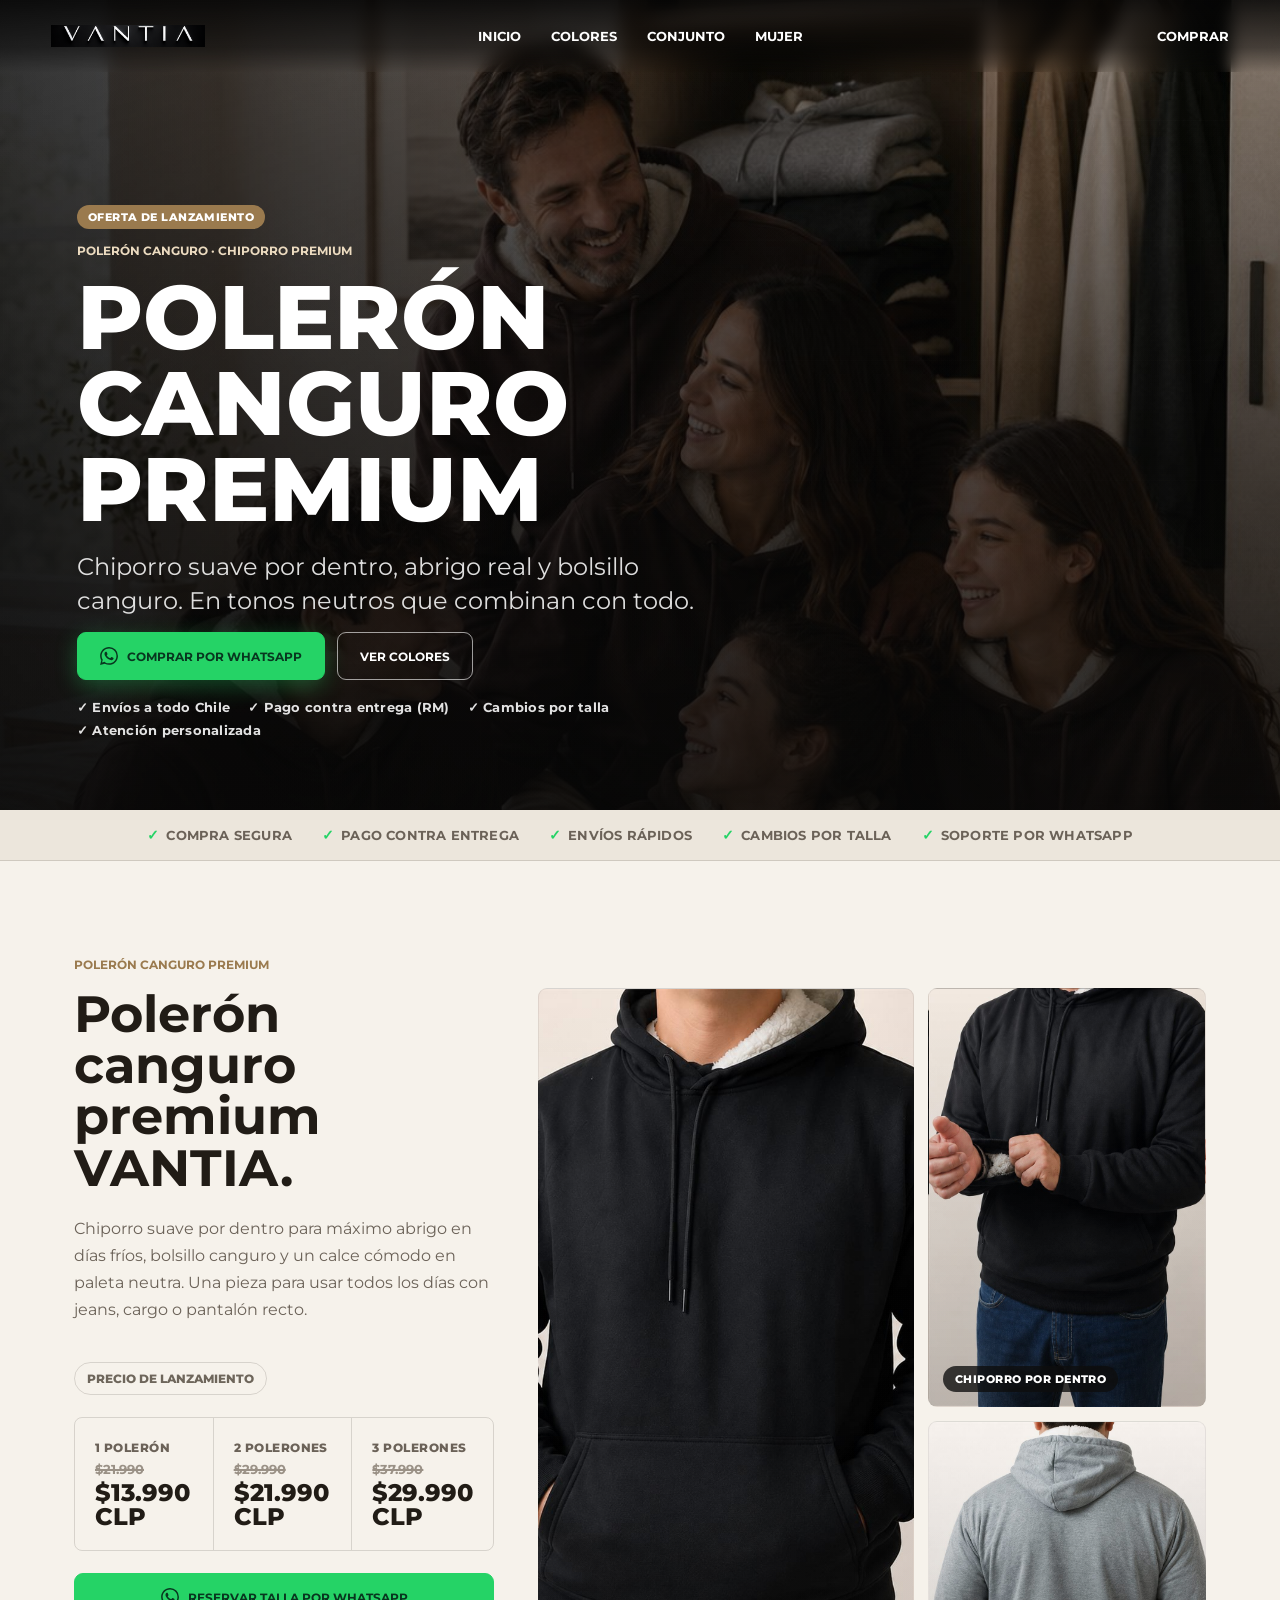
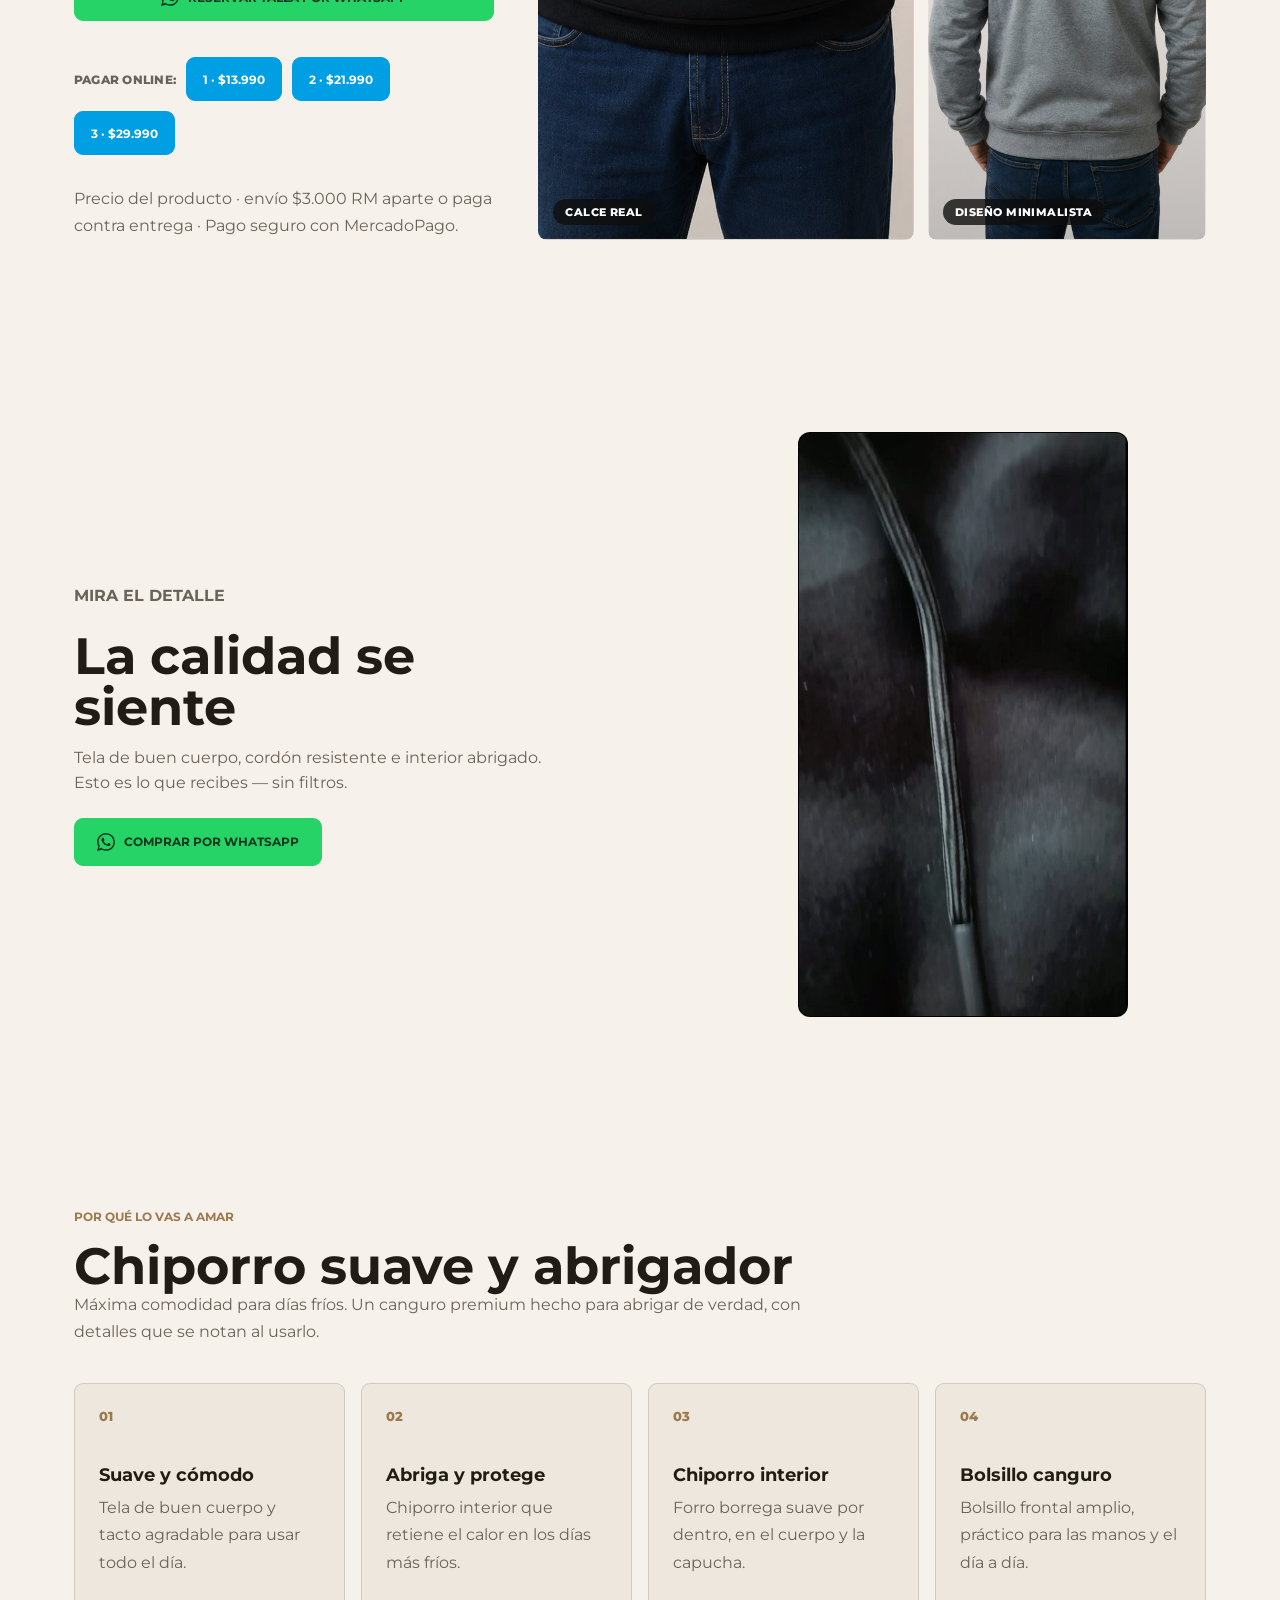
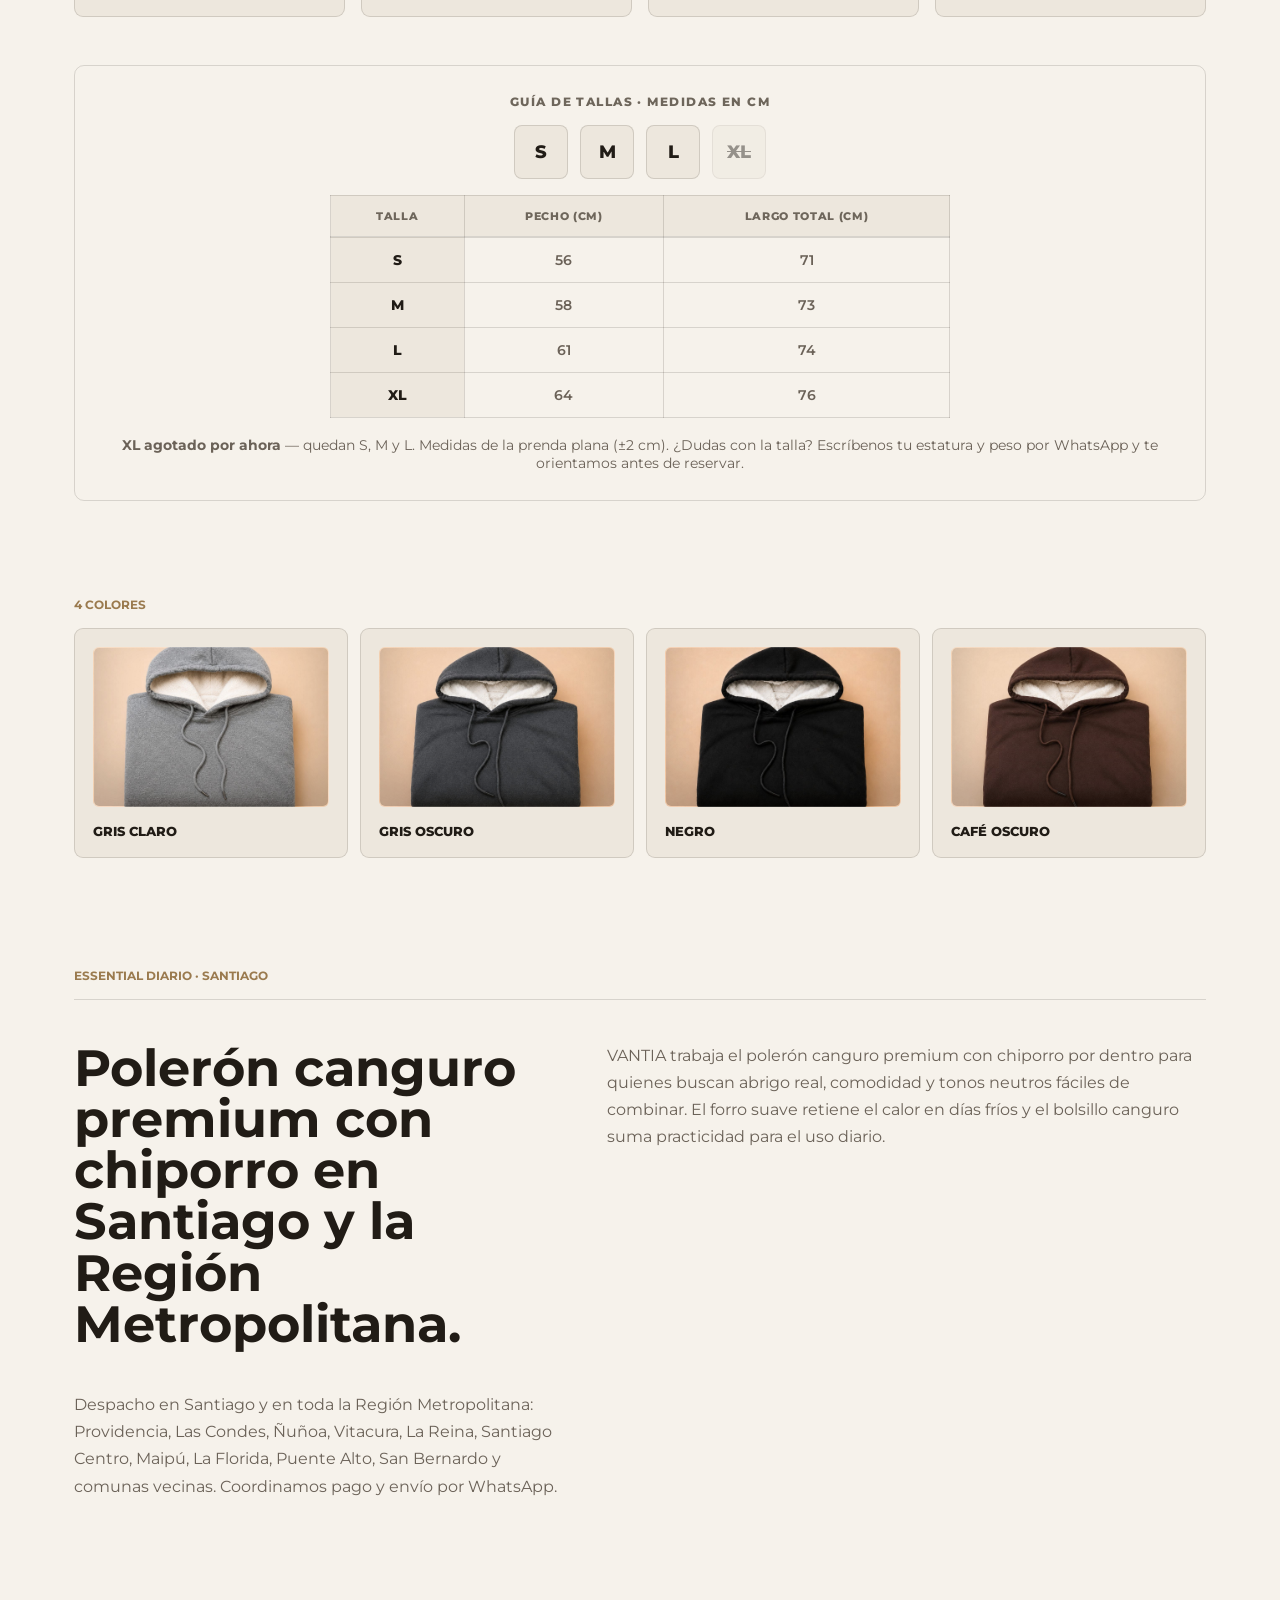
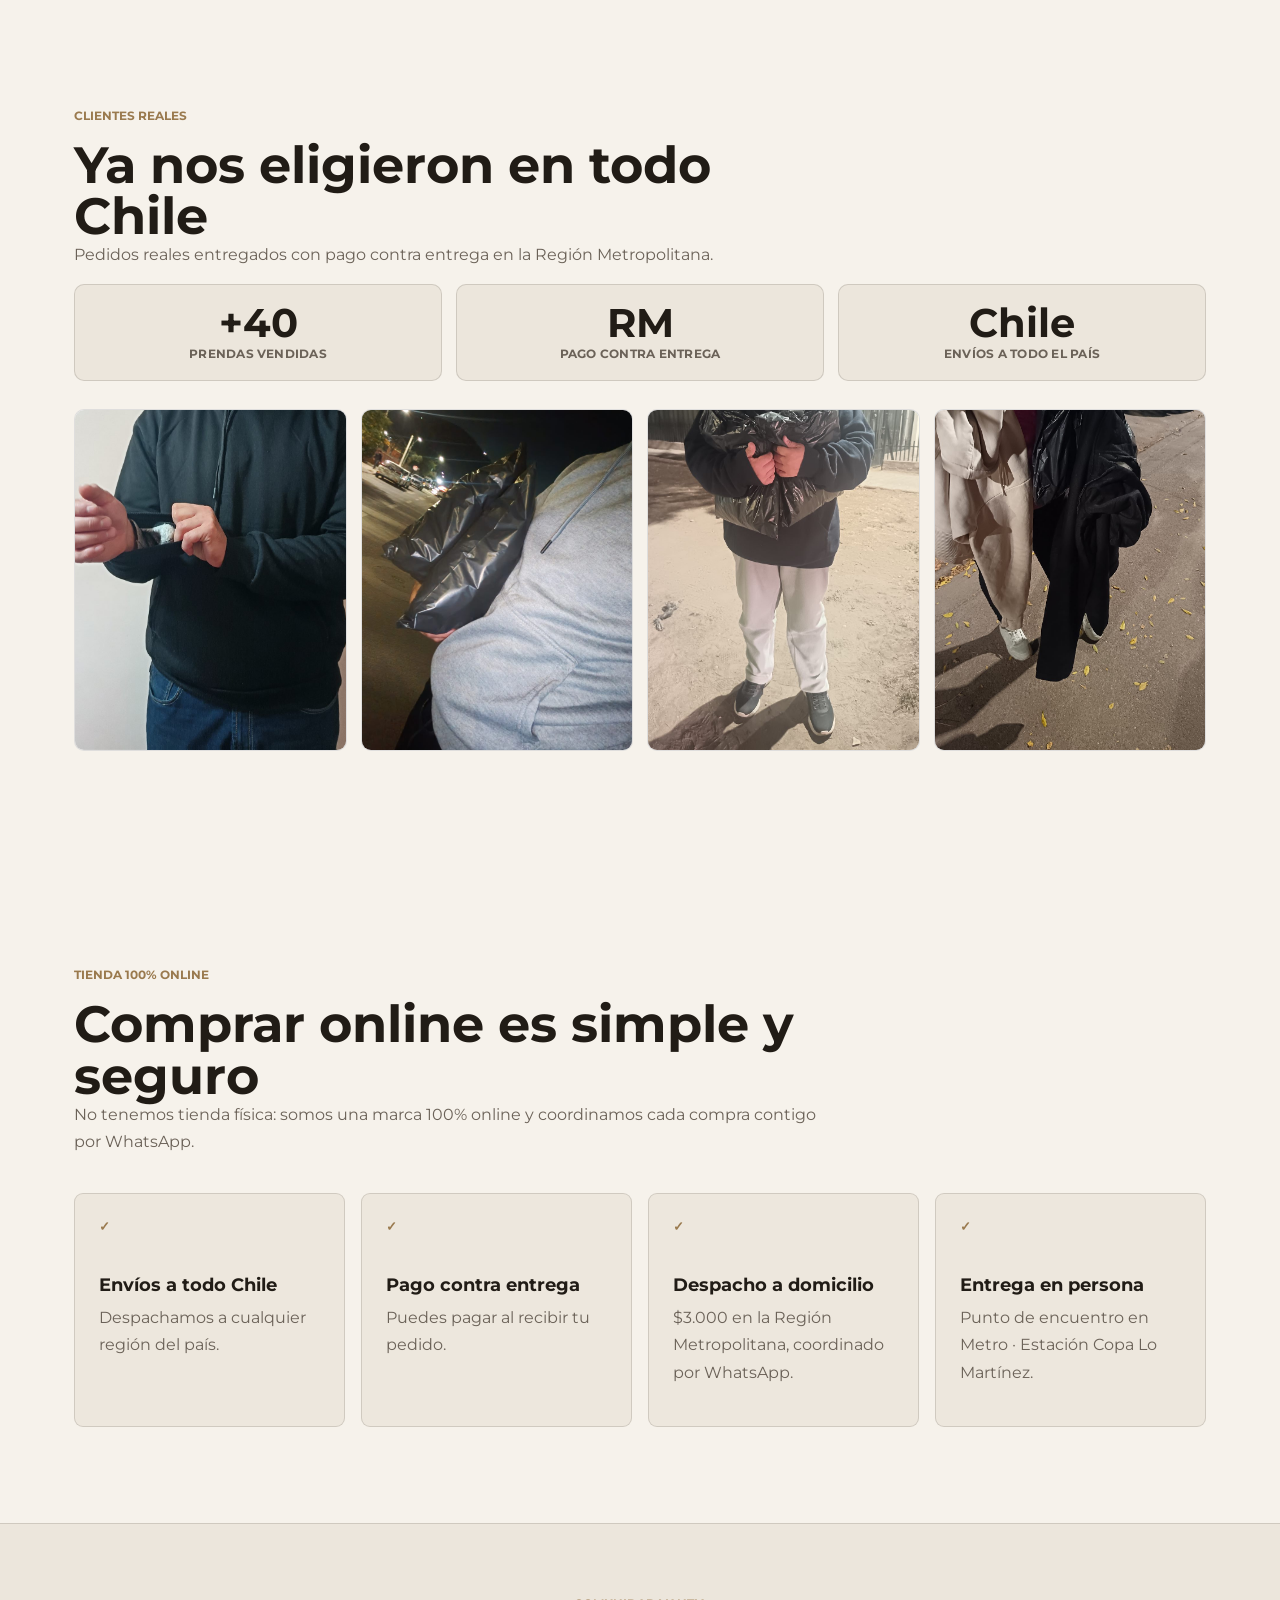
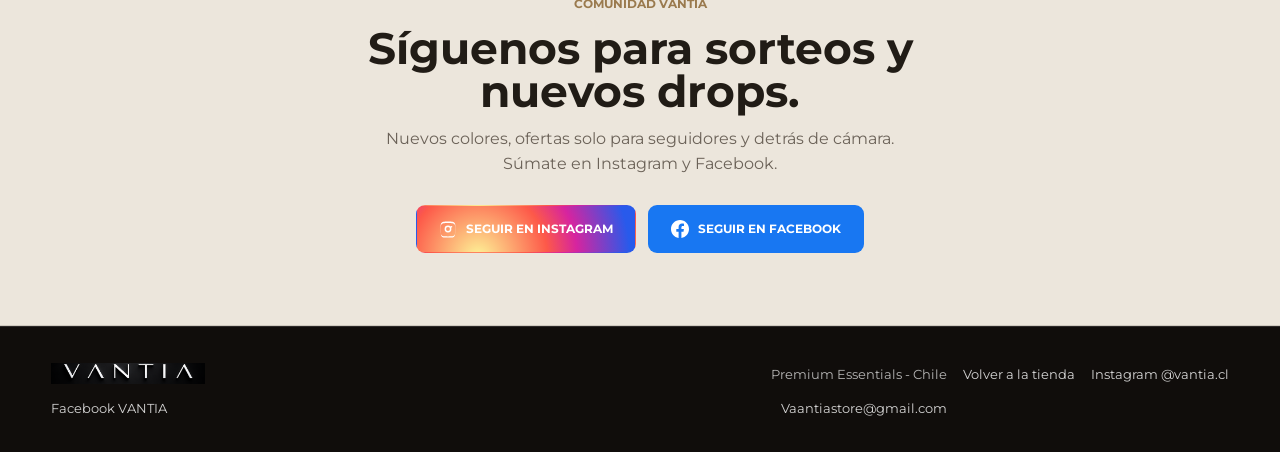
<file: poleron.html>
<!doctype html>
<html lang="es-CL">
  <head>
    <meta charset="utf-8" />
    <meta name="viewport" content="width=device-width, initial-scale=1" />
    <title>Polerón canguro premium con chiporro en Santiago | VANTIA®</title>
    <meta
      name="description"
      content="Polerón canguro premium con chiporro VANTIA®: abrigado, suave y en tonos neutros. 1 x $13.990 · 2 x $21.990 · 3 x $29.990. Despacho en Santiago y Región Metropolitana, pago contra entrega."
    />
    <meta
      name="keywords"
      content="polerón chiporro Santiago, polerón chiporro Chile, polerón canguro premium, polerón canguro hombre, ropa de invierno Chile, polerones tonos neutros, VANTIA"
    />
    <meta name="author" content="VANTIA" />
    <meta name="geo.region" content="CL-RM" />
    <meta name="geo.placename" content="Santiago, Región Metropolitana, Chile" />
    <link rel="canonical" href="https://www.vantiastore.com/poleron" />
    <link rel="alternate" hreflang="es-cl" href="https://www.vantiastore.com/poleron" />
    <link rel="alternate" hreflang="x-default" href="https://www.vantiastore.com/poleron" />
    <link rel="preload" as="image" href="assets/photos/couple-fit.jpg" />
    <meta name="robots" content="index, follow" />
    <meta name="theme-color" content="#0D0D0D" />
    <meta property="og:locale" content="es_CL" />
    <meta property="og:site_name" content="VANTIA" />
    <meta property="og:title" content="Polerón canguro premium con chiporro · VANTIA®" />
    <meta property="og:description" content="Chiporro por dentro, bolsillo canguro, tonos neutros. 1 x $13.990 · 2 x $21.990 · 3 x $29.990. Despacho en Santiago y RM." />
    <meta property="og:type" content="website" />
    <meta property="og:url" content="https://www.vantiastore.com/poleron" />
    <meta property="og:image" content="https://www.vantiastore.com/assets/photos/vantia-rack-clean.jpg" />
    <meta property="og:image:alt" content="Polerón canguro premium VANTIA en cuatro colores" />
    <meta name="twitter:card" content="summary_large_image" />
    <meta name="twitter:title" content="Polerón canguro premium con chiporro · VANTIA®" />
    <meta name="twitter:description" content="Chiporro por dentro, bolsillo canguro, tonos neutros. Despacho en Santiago y RM, pago contra entrega." />
    <meta name="twitter:image" content="https://www.vantiastore.com/assets/photos/vantia-rack-clean.jpg" />
    <link rel="icon" href="assets/brand/vantia-icon.png" type="image/png" />
    <link rel="apple-touch-icon" href="assets/brand/vantia-icon.png" />
    <link rel="manifest" href="site.webmanifest" />
    <link rel="preconnect" href="https://fonts.googleapis.com" />
    <link rel="preconnect" href="https://fonts.gstatic.com" crossorigin />
    <link href="https://fonts.googleapis.com/css2?family=Montserrat:wght@400;600;700;800&display=swap" rel="stylesheet" />
    <link rel="stylesheet" href="styles.css" />
    <script type="application/ld+json">
      {
        "@context": "https://schema.org",
        "@graph": [
          {
            "@type": "Organization",
            "@id": "https://www.vantiastore.com/#organization",
            "name": "VANTIA",
            "url": "https://www.vantiastore.com/",
            "telephone": "+56954934812",
            "email": "Vaantiastore@gmail.com",
            "address": { "@type": "PostalAddress", "addressLocality": "Santiago", "addressRegion": "Región Metropolitana", "addressCountry": "CL" },
            "areaServed": { "@type": "AdministrativeArea", "name": "Región Metropolitana de Santiago, Chile" },
            "sameAs": ["https://www.instagram.com/vantia.cl/", "https://www.facebook.com/profile.php?id=61587580905556"]
          },
          {
            "@type": "Product",
            "@id": "https://www.vantiastore.com/poleron#poleron-canguro",
            "name": "Poleron Canguro Premium VANTIA",
            "brand": { "@type": "Brand", "name": "VANTIA" },
            "url": "https://www.vantiastore.com/poleron",
            "sku": "VANTIA-CANGURO-CHIPORRO",
            "image": [
              "https://www.vantiastore.com/assets/photos/vantia-rack-clean.jpg",
              "https://www.vantiastore.com/assets/photos/chiporro-detail.jpg",
              "https://www.vantiastore.com/assets/photos/model-front-negro.jpg"
            ],
            "description": "Polerón canguro premium con chiporro por dentro y bolsillo canguro. Abrigado, suave y en tonos neutros. Tallas S a XL en negro, gris claro, gris oscuro y café.",
            "category": "Ropa de hombre",
            "material": "Algodón con forro chiporro (borrega)",
            "color": ["Negro", "Gris claro", "Gris oscuro", "Café oscuro"],
            "size": ["S", "M", "L", "XL"],
            "areaServed": { "@type": "AdministrativeArea", "name": "Región Metropolitana de Santiago, Chile" },
            "offers": [
              { "@type": "Offer", "name": "1 polerón", "price": "13990", "priceCurrency": "CLP", "availability": "https://schema.org/InStock", "itemCondition": "https://schema.org/NewCondition", "url": "https://www.vantiastore.com/poleron" },
              { "@type": "Offer", "name": "2 polerones", "price": "21990", "priceCurrency": "CLP", "availability": "https://schema.org/InStock", "itemCondition": "https://schema.org/NewCondition", "url": "https://www.vantiastore.com/poleron" },
              { "@type": "Offer", "name": "3 polerones", "price": "29990", "priceCurrency": "CLP", "availability": "https://schema.org/InStock", "itemCondition": "https://schema.org/NewCondition", "url": "https://www.vantiastore.com/poleron" }
            ]
          },
          {
            "@type": "BreadcrumbList",
            "itemListElement": [
              { "@type": "ListItem", "position": 1, "name": "Inicio", "item": "https://www.vantiastore.com/" },
              { "@type": "ListItem", "position": 2, "name": "Polerón canguro", "item": "https://www.vantiastore.com/poleron" }
            ]
          }
        ]
      }
    </script>
  </head>
  <body>
    <header class="site-header" aria-label="Navegación principal">
      <a class="brand-mark" href="index.html" aria-label="VANTIA inicio">
        <img src="assets/brand/vantia-wordmark.png" alt="VANTIA" width="172" height="36" />
      </a>
      <nav class="nav-links" aria-label="Secciones">
        <a href="index.html">Inicio</a>
        <a href="#colores">Colores</a>
        <a href="conjunto-hombre.html">Conjunto</a>
        <a href="mujer.html">Mujer</a>
      </nav>
      <a class="nav-cta" href="#comprar">Comprar</a>
    </header>

    <main>
      <section class="hero" id="inicio" aria-label="VANTIA polerón canguro premium">
        <div class="hero-photo photo-hero" role="img" aria-label="Familia usando polerones canguro premium VANTIA con chiporro"></div>
        <div class="hero-scrim" aria-hidden="true"></div>
        <div class="hero-content">
          <span class="offer-badge">Oferta de lanzamiento</span>
          <p class="eyebrow" style="margin-top:14px">Polerón canguro · Chiporro premium</p>
          <h1>Polerón canguro premium</h1>
          <p class="hero-copy">Chiporro suave por dentro, abrigo real y bolsillo canguro. En tonos neutros que combinan con todo.</p>
          <div class="hero-actions" aria-label="Acciones principales">
            <a class="button button-wa" href="https://wa.me/56954934812?text=Hola%20VANTIA%2C%20quiero%20reservar%20un%20poler%C3%B3n%20canguro%20premium.%20Color%3A%20__%20%2F%20Talla%20(S%2FM%2FL%2FXL)%3A%20__.%20%C2%BFMe%20ayudan%3F" target="_blank" rel="noreferrer">
              <svg class="wa-ico" viewBox="0 0 24 24" fill="currentColor" aria-hidden="true"><path d="M.057 24l1.687-6.163a11.867 11.867 0 01-1.587-5.946C.16 5.335 5.495 0 12.05 0a11.82 11.82 0 018.413 3.488 11.82 11.82 0 013.48 8.414c-.003 6.557-5.338 11.892-11.893 11.892a11.9 11.9 0 01-5.688-1.448L.057 24zm6.597-3.807c1.676.995 3.276 1.591 5.392 1.592 5.448 0 9.886-4.434 9.889-9.885.002-5.462-4.415-9.89-9.881-9.892-5.452 0-9.887 4.434-9.889 9.884a9.86 9.86 0 001.519 5.26l-.999 3.648 3.92-1.04zm11.387-5.464c-.074-.124-.272-.198-.57-.347-.297-.149-1.758-.868-2.031-.967-.272-.099-.47-.149-.669.149-.198.297-.768.967-.941 1.165-.173.198-.347.223-.644.074-.297-.149-1.255-.462-2.39-1.475-.883-.788-1.48-1.761-1.653-2.059-.173-.297-.018-.458.13-.606.134-.133.297-.347.446-.521.151-.172.2-.296.3-.495.099-.198.05-.372-.025-.521-.075-.148-.669-1.611-.916-2.206-.242-.579-.487-.501-.669-.51l-.57-.01c-.198 0-.52.074-.792.372s-1.04 1.016-1.04 2.479 1.065 2.876 1.213 3.074c.149.198 2.096 3.2 5.077 4.487.709.306 1.262.489 1.694.625.712.227 1.36.195 1.872.118.571-.085 1.758-.719 2.006-1.413.248-.694.248-1.289.173-1.413z"/></svg>
              Comprar por WhatsApp
            </a>
            <a class="button button-ghost" href="#colores">Ver colores</a>
          </div>
          <ul class="hero-trust">
            <li>✓ Envíos a todo Chile</li>
            <li>✓ Pago contra entrega (RM)</li>
            <li>✓ Cambios por talla</li>
            <li>✓ Atención personalizada</li>
          </ul>
        </div>
      </section>

      <section class="trust-strip" aria-label="Compra con confianza">
        <span><b>✓</b> Compra segura</span>
        <span><b>✓</b> Pago contra entrega</span>
        <span><b>✓</b> Envíos rápidos</span>
        <span><b>✓</b> Cambios por talla</span>
        <span><b>✓</b> Soporte por WhatsApp</span>
      </section>

      <section class="section drop-section" id="comprar">
        <div class="section-kicker">Polerón canguro premium</div>
        <div class="drop-grid">
          <div class="drop-copy">
            <h2>Polerón canguro premium VANTIA.</h2>
            <p>
              Chiporro suave por dentro para máximo abrigo en días fríos, bolsillo canguro y un calce cómodo en paleta neutra.
              Una pieza para usar todos los días con jeans, cargo o pantalón recto.
            </p>
            <div class="launch-badge">Precio de lanzamiento</div>
            <div class="price-stack price-stack-three" aria-label="Precios">
              <div>
                <span>1 polerón</span>
                <strong class="price-value"><s>$21.990</s><b>$13.990 CLP</b></strong>
              </div>
              <div>
                <span>2 polerones</span>
                <strong class="price-value"><s>$29.990</s><b>$21.990 CLP</b></strong>
              </div>
              <div>
                <span>3 polerones</span>
                <strong class="price-value"><s>$37.990</s><b>$29.990 CLP</b></strong>
              </div>
            </div>
            <a class="button button-wa" href="https://wa.me/56954934812?text=Hola%20VANTIA%2C%20quiero%20reservar%20un%20poler%C3%B3n%20canguro%20premium.%20Color%3A%20__%20%2F%20Talla%20(S%2FM%2FL%2FXL)%3A%20__.%20%C2%BFMe%20ayudan%3F" target="_blank" rel="noreferrer">
              <svg class="wa-ico" viewBox="0 0 24 24" fill="currentColor" aria-hidden="true"><path d="M.057 24l1.687-6.163a11.867 11.867 0 01-1.587-5.946C.16 5.335 5.495 0 12.05 0a11.82 11.82 0 018.413 3.488 11.82 11.82 0 013.48 8.414c-.003 6.557-5.338 11.892-11.893 11.892a11.9 11.9 0 01-5.688-1.448L.057 24zm6.597-3.807c1.676.995 3.276 1.591 5.392 1.592 5.448 0 9.886-4.434 9.889-9.885.002-5.462-4.415-9.89-9.881-9.892-5.452 0-9.887 4.434-9.889 9.884a9.86 9.86 0 001.519 5.26l-.999 3.648 3.92-1.04zm11.387-5.464c-.074-.124-.272-.198-.57-.347-.297-.149-1.758-.868-2.031-.967-.272-.099-.47-.149-.669.149-.198.297-.768.967-.941 1.165-.173.198-.347.223-.644.074-.297-.149-1.255-.462-2.39-1.475-.883-.788-1.48-1.761-1.653-2.059-.173-.297-.018-.458.13-.606.134-.133.297-.347.446-.521.151-.172.2-.296.3-.495.099-.198.05-.372-.025-.521-.075-.148-.669-1.611-.916-2.206-.242-.579-.487-.501-.669-.51l-.57-.01c-.198 0-.52.074-.792.372s-1.04 1.016-1.04 2.479 1.065 2.876 1.213 3.074c.149.198 2.096 3.2 5.077 4.487.709.306 1.262.489 1.694.625.712.227 1.36.195 1.872.118.571-.085 1.758-.719 2.006-1.413.248-.694.248-1.289.173-1.413z"/></svg>
              Reservar talla por WhatsApp
            </a>
            <div class="pay-online" aria-label="Pagar online con MercadoPago">
              <span class="pay-label">Pagar online:</span>
              <a class="button button-pay" href="https://mpago.la/1FzsxpH" target="_blank" rel="noreferrer">1 · $13.990</a>
              <a class="button button-pay" href="https://mpago.la/2nNzshz" target="_blank" rel="noreferrer">2 · $21.990</a>
              <a class="button button-pay" href="https://mpago.la/2UpKpBU" target="_blank" rel="noreferrer">3 · $29.990</a>
            </div>
            <p class="pay-note">Precio del producto · envío $3.000 RM aparte o paga contra entrega · Pago seguro con MercadoPago.</p>
          </div>
          <div class="product-gallery" aria-label="Fotos del polerón canguro VANTIA">
            <figure class="product-photo product-photo-primary photo-product-fit">
              <figcaption>Calce real</figcaption>
            </figure>
            <figure class="product-photo product-photo-texture photo-product-chiporro">
              <figcaption>Chiporro por dentro</figcaption>
            </figure>
            <figure class="product-photo product-photo-tones photo-product-tones">
              <figcaption>Diseño minimalista</figcaption>
            </figure>
          </div>
        </div>
      </section>

      <section class="section video-band" aria-label="Detalle del producto en video">
        <div class="vb-copy">
          <p class="section-kicker">Mira el detalle</p>
          <h2>La calidad se siente</h2>
          <p>Tela de buen cuerpo, cordón resistente e interior abrigado. Esto es lo que recibes — sin filtros.</p>
          <a class="button button-wa" href="https://wa.me/56954934812?text=Hola%20VANTIA%2C%20quiero%20reservar%20un%20poler%C3%B3n%20canguro%20premium.%20Color%3A%20__%20%2F%20Talla%20(S%2FM%2FL%2FXL)%3A%20__.%20%C2%BFMe%20ayudan%3F" target="_blank" rel="noreferrer">
            <svg class="wa-ico" viewBox="0 0 24 24" fill="currentColor" aria-hidden="true"><path d="M.057 24l1.687-6.163a11.867 11.867 0 01-1.587-5.946C.16 5.335 5.495 0 12.05 0a11.82 11.82 0 018.413 3.488 11.82 11.82 0 013.48 8.414c-.003 6.557-5.338 11.892-11.893 11.892a11.9 11.9 0 01-5.688-1.448L.057 24zm6.597-3.807c1.676.995 3.276 1.591 5.392 1.592 5.448 0 9.886-4.434 9.889-9.885.002-5.462-4.415-9.89-9.881-9.892-5.452 0-9.887 4.434-9.889 9.884a9.86 9.86 0 001.519 5.26l-.999 3.648 3.92-1.04zm11.387-5.464c-.074-.124-.272-.198-.57-.347-.297-.149-1.758-.868-2.031-.967-.272-.099-.47-.149-.669.149-.198.297-.768.967-.941 1.165-.173.198-.347.223-.644.074-.297-.149-1.255-.462-2.39-1.475-.883-.788-1.48-1.761-1.653-2.059-.173-.297-.018-.458.13-.606.134-.133.297-.347.446-.521.151-.172.2-.296.3-.495.099-.198.05-.372-.025-.521-.075-.148-.669-1.611-.916-2.206-.242-.579-.487-.501-.669-.51l-.57-.01c-.198 0-.52.074-.792.372s-1.04 1.016-1.04 2.479 1.065 2.876 1.213 3.074c.149.198 2.096 3.2 5.077 4.487.709.306 1.262.489 1.694.625.712.227 1.36.195 1.872.118.571-.085 1.758-.719 2.006-1.413.248-.694.248-1.289.173-1.413z"/></svg>
            Comprar por WhatsApp
          </a>
        </div>
        <video src="assets/video/vantia-detalle.mp4" poster="assets/video/vantia-detalle-poster.jpg" muted autoplay loop playsinline preload="none" aria-label="Video del detalle del polerón VANTIA"></video>
      </section>

      <section class="section fit-section" id="fit">
        <div class="section-kicker">Por qué lo vas a amar</div>
        <div class="section-heading compact">
          <h2>Chiporro suave y abrigador</h2>
          <p>Máxima comodidad para días fríos. Un canguro premium hecho para abrigar de verdad, con detalles que se notan al usarlo.</p>
        </div>
        <div class="fit-grid fit-grid-four">
          <div class="fit-item"><span>01</span><h3>Suave y cómodo</h3><p>Tela de buen cuerpo y tacto agradable para usar todo el día.</p></div>
          <div class="fit-item"><span>02</span><h3>Abriga y protege</h3><p>Chiporro interior que retiene el calor en los días más fríos.</p></div>
          <div class="fit-item"><span>03</span><h3>Chiporro interior</h3><p>Forro borrega suave por dentro, en el cuerpo y la capucha.</p></div>
          <div class="fit-item"><span>04</span><h3>Bolsillo canguro</h3><p>Bolsillo frontal amplio, práctico para las manos y el día a día.</p></div>
        </div>
        <div class="size-band" aria-label="Guía de tallas y medidas">
          <p class="size-label">Guía de tallas · medidas en cm</p>
          <div class="size-pills"><span>S</span><span>M</span><span>L</span><span class="agotado">XL</span></div>
          <div class="size-table-wrap">
            <table class="size-table">
              <caption class="visually-hidden">Tabla de medidas del polerón canguro premium VANTIA en centímetros, prenda plana</caption>
              <thead><tr><th scope="col">Talla</th><th scope="col">Pecho (cm)</th><th scope="col">Largo total (cm)</th></tr></thead>
              <tbody>
                <tr><th scope="row">S</th><td>56</td><td>71</td></tr>
                <tr><th scope="row">M</th><td>58</td><td>73</td></tr>
                <tr><th scope="row">L</th><td>61</td><td>74</td></tr>
                <tr><th scope="row">XL</th><td>64</td><td>76</td></tr>
              </tbody>
            </table>
          </div>
          <p class="size-note"><strong>XL agotado por ahora</strong> — quedan S, M y L. Medidas de la prenda plana (±2 cm). ¿Dudas con la talla? Escríbenos tu estatura y peso por WhatsApp y te orientamos antes de reservar.</p>
        </div>
      </section>

      <section class="section palette-section" id="colores" aria-label="Colores disponibles">
        <div class="section-kicker">4 colores</div>
        <div class="color-grid color-grid-photo">
          <figure class="color-card"><span class="swatch swatch-photo swatch-gris-claro"></span><p>Gris claro</p></figure>
          <figure class="color-card"><span class="swatch swatch-photo swatch-gris-oscuro"></span><p>Gris oscuro</p></figure>
          <figure class="color-card"><span class="swatch swatch-photo swatch-negro"></span><p>Negro</p></figure>
          <figure class="color-card"><span class="swatch swatch-photo swatch-cafe"></span><p>Café oscuro</p></figure>
        </div>
      </section>

      <section class="section seo-section" aria-label="Polerón canguro premium en Santiago y la Región Metropolitana">
        <div class="section-kicker">Essential diario · Santiago</div>
        <div class="seo-copy">
          <h2>Polerón canguro premium con chiporro en Santiago y la Región Metropolitana.</h2>
          <p>
            VANTIA trabaja el polerón canguro premium con chiporro por dentro para quienes buscan abrigo real,
            comodidad y tonos neutros fáciles de combinar. El forro suave retiene el calor en días fríos
            y el bolsillo canguro suma practicidad para el uso diario.
          </p>
          <p>
            Despacho en Santiago y en toda la Región Metropolitana: Providencia, Las Condes, Ñuñoa, Vitacura,
            La Reina, Santiago Centro, Maipú, La Florida, Puente Alto, San Bernardo y comunas vecinas.
            Coordinamos pago y envío por WhatsApp.
          </p>
        </div>
      </section>

      <section class="section social-proof" id="opiniones" aria-label="Clientes y entregas reales">
        <div class="section-kicker">Clientes reales</div>
        <div class="section-heading compact">
          <h2>Ya nos eligieron en todo Chile</h2>
          <p>Pedidos reales entregados con pago contra entrega en la Región Metropolitana.</p>
        </div>
        <div class="sp-stats">
          <div><b>+40</b><span>prendas vendidas</span></div>
          <div><b>RM</b><span>pago contra entrega</span></div>
          <div><b>Chile</b><span>envíos a todo el país</span></div>
        </div>
        <div class="sp-grid">
          <figure class="sp-shot"><img src="assets/social/cliente-1.jpg" alt="Cliente real usando polerón VANTIA con chiporro" loading="lazy" decoding="async" /></figure>
          <figure class="sp-shot"><img src="assets/social/cliente-2.jpg" alt="Cliente con polerón gris VANTIA recibiendo su pedido" loading="lazy" decoding="async" /></figure>
          <figure class="sp-shot"><img src="assets/social/entrega-1.jpg" alt="Entrega real de pedido VANTIA en la Región Metropolitana" loading="lazy" decoding="async" /></figure>
          <figure class="sp-shot"><img src="assets/social/entrega-2.jpg" alt="Clienta recibiendo prendas VANTIA con pago contra entrega" loading="lazy" decoding="async" /></figure>
        </div>
      </section>

      <section class="section" id="envios" aria-label="Cómo compras y recibes tu pedido">
        <div class="section-kicker">Tienda 100% online</div>
        <div class="section-heading compact">
          <h2>Comprar online es simple y seguro</h2>
          <p>No tenemos tienda física: somos una marca 100% online y coordinamos cada compra contigo por WhatsApp.</p>
        </div>
        <div class="fit-grid fit-grid-four">
          <div class="fit-item"><span>✓</span><h3>Envíos a todo Chile</h3><p>Despachamos a cualquier región del país.</p></div>
          <div class="fit-item"><span>✓</span><h3>Pago contra entrega</h3><p>Puedes pagar al recibir tu pedido.</p></div>
          <div class="fit-item"><span>✓</span><h3>Despacho a domicilio</h3><p>$3.000 en la Región Metropolitana, coordinado por WhatsApp.</p></div>
          <div class="fit-item"><span>✓</span><h3>Entrega en persona</h3><p>Punto de encuentro en Metro · Estación Copa Lo Martínez.</p></div>
        </div>
      </section>

      <section class="follow-band" aria-label="Síguenos en redes sociales">
        <div class="follow-inner">
          <p class="section-kicker">Comunidad VANTIA</p>
          <h2>Síguenos para sorteos y nuevos drops.</h2>
          <p class="follow-sub">Nuevos colores, ofertas solo para seguidores y detrás de cámara. Súmate en Instagram y Facebook.</p>
          <div class="follow-actions">
            <a class="button button-ig" href="https://www.instagram.com/vantia.cl/" target="_blank" rel="noreferrer" aria-label="Seguir a VANTIA en Instagram">
              <svg class="soc-ico" viewBox="0 0 24 24" fill="currentColor" aria-hidden="true"><path d="M12 2.16c3.2 0 3.58.01 4.85.07 1.17.05 1.8.25 2.23.41.56.22.96.48 1.38.9.42.42.68.82.9 1.38.16.42.36 1.06.41 2.23.06 1.27.07 1.65.07 4.85s-.01 3.58-.07 4.85c-.05 1.17-.25 1.8-.41 2.23-.22.56-.48.96-.9 1.38-.42.42-.82.68-1.38.9-.42.16-1.06.36-2.23.41-1.27.06-1.65.07-4.85.07s-3.58-.01-4.85-.07c-1.17-.05-1.8-.25-2.23-.41a3.72 3.72 0 0 1-1.38-.9 3.72 3.72 0 0 1-.9-1.38c-.16-.42-.36-1.06-.41-2.23-.06-1.27-.07-1.65-.07-4.85s.01-3.58.07-4.85c.05-1.17.25-1.8.41-2.23.22-.56.48-.96.9-1.38.42-.42.82-.68 1.38-.9.42-.16 1.06-.36 2.23-.41C8.42 2.17 8.8 2.16 12 2.16zm0 1.96c-3.15 0-3.5.01-4.74.07-1.14.05-1.76.24-2.17.4-.55.21-.94.47-1.35.88-.41.41-.67.8-.88 1.35-.16.41-.35 1.03-.4 2.17-.06 1.24-.07 1.59-.07 4.74s.01 3.5.07 4.74c.05 1.14.24 1.76.4 2.17.21.55.47.94.88 1.35.41.41.8.67 1.35.88.41.16 1.03.35 2.17.4 1.24.06 1.59.07 4.74.07s3.5-.01 4.74-.07c1.14-.05 1.76-.24 2.17-.4.55-.21.94-.47 1.35-.88.41-.41.67-.8.88-1.35.16-.41.35-1.03.4-2.17.06-1.24.07-1.59.07-4.74s-.01-3.5-.07-4.74c-.05-1.14-.24-1.76-.4-2.17a3.64 3.64 0 0 0-.88-1.35 3.64 3.64 0 0 0-1.35-.88c-.41-.16-1.03-.35-2.17-.4-1.24-.06-1.59-.07-4.74-.07zm0 3.34a4.54 4.54 0 1 1 0 9.08 4.54 4.54 0 0 1 0-9.08zm0 1.96a2.58 2.58 0 1 0 0 5.16 2.58 2.58 0 0 0 0-5.16zm5.78-.36a1.06 1.06 0 1 1-2.12 0 1.06 1.06 0 0 1 2.12 0z"/></svg>
              Seguir en Instagram
            </a>
            <a class="button button-fb" href="https://www.facebook.com/profile.php?id=61587580905556" target="_blank" rel="noreferrer" aria-label="Seguir a VANTIA en Facebook">
              <svg class="soc-ico" viewBox="0 0 24 24" fill="currentColor" aria-hidden="true"><path d="M24 12.07C24 5.4 18.63 0 12 0S0 5.4 0 12.07c0 6.02 4.39 11.01 10.13 11.93v-8.44H7.08v-3.49h3.05V9.41c0-3.02 1.79-4.69 4.53-4.69 1.31 0 2.69.24 2.69.24v2.97h-1.52c-1.49 0-1.96.93-1.96 1.89v2.25h3.33l-.53 3.49h-2.8V24C19.61 23.08 24 18.09 24 12.07z"/></svg>
              Seguir en Facebook
            </a>
          </div>
        </div>
      </section>
    </main>

    <footer class="site-footer">
      <a class="brand-mark" href="index.html" aria-label="VANTIA inicio">
        <img src="assets/brand/vantia-wordmark.png" alt="VANTIA" width="150" height="32" loading="lazy" />
      </a>
      <p>Premium Essentials - Chile</p>
      <a href="index.html">Volver a la tienda</a>
      <a href="https://www.instagram.com/vantia.cl/" target="_blank" rel="noreferrer">Instagram @vantia.cl</a>
      <a href="https://www.facebook.com/profile.php?id=61587580905556" target="_blank" rel="noreferrer">Facebook VANTIA</a>
      <a href="mailto:Vaantiastore@gmail.com">Vaantiastore@gmail.com</a>
    </footer>

    <a class="mobile-sticky-cta" href="https://wa.me/56954934812?text=Hola%20VANTIA%2C%20quiero%20reservar%20un%20poler%C3%B3n%20canguro%20premium.%20Color%3A%20__%20%2F%20Talla%20(S%2FM%2FL%2FXL)%3A%20__.%20%C2%BFMe%20ayudan%3F" target="_blank" rel="noreferrer">
      <svg class="wa-ico" viewBox="0 0 24 24" fill="currentColor" aria-hidden="true"><path d="M.057 24l1.687-6.163a11.867 11.867 0 01-1.587-5.946C.16 5.335 5.495 0 12.05 0a11.82 11.82 0 018.413 3.488 11.82 11.82 0 013.48 8.414c-.003 6.557-5.338 11.892-11.893 11.892a11.9 11.9 0 01-5.688-1.448L.057 24zm6.597-3.807c1.676.995 3.276 1.591 5.392 1.592 5.448 0 9.886-4.434 9.889-9.885.002-5.462-4.415-9.89-9.881-9.892-5.452 0-9.887 4.434-9.889 9.884a9.86 9.86 0 001.519 5.26l-.999 3.648 3.92-1.04zm11.387-5.464c-.074-.124-.272-.198-.57-.347-.297-.149-1.758-.868-2.031-.967-.272-.099-.47-.149-.669.149-.198.297-.768.967-.941 1.165-.173.198-.347.223-.644.074-.297-.149-1.255-.462-2.39-1.475-.883-.788-1.48-1.761-1.653-2.059-.173-.297-.018-.458.13-.606.134-.133.297-.347.446-.521.151-.172.2-.296.3-.495.099-.198.05-.372-.025-.521-.075-.148-.669-1.611-.916-2.206-.242-.579-.487-.501-.669-.51l-.57-.01c-.198 0-.52.074-.792.372s-1.04 1.016-1.04 2.479 1.065 2.876 1.213 3.074c.149.198 2.096 3.2 5.077 4.487.709.306 1.262.489 1.694.625.712.227 1.36.195 1.872.118.571-.085 1.758-.719 2.006-1.413.248-.694.248-1.289.173-1.413z"/></svg>
      Comprar por WhatsApp
    </a>

    <script src="script.js"></script>
  </body>
</html>
</file>
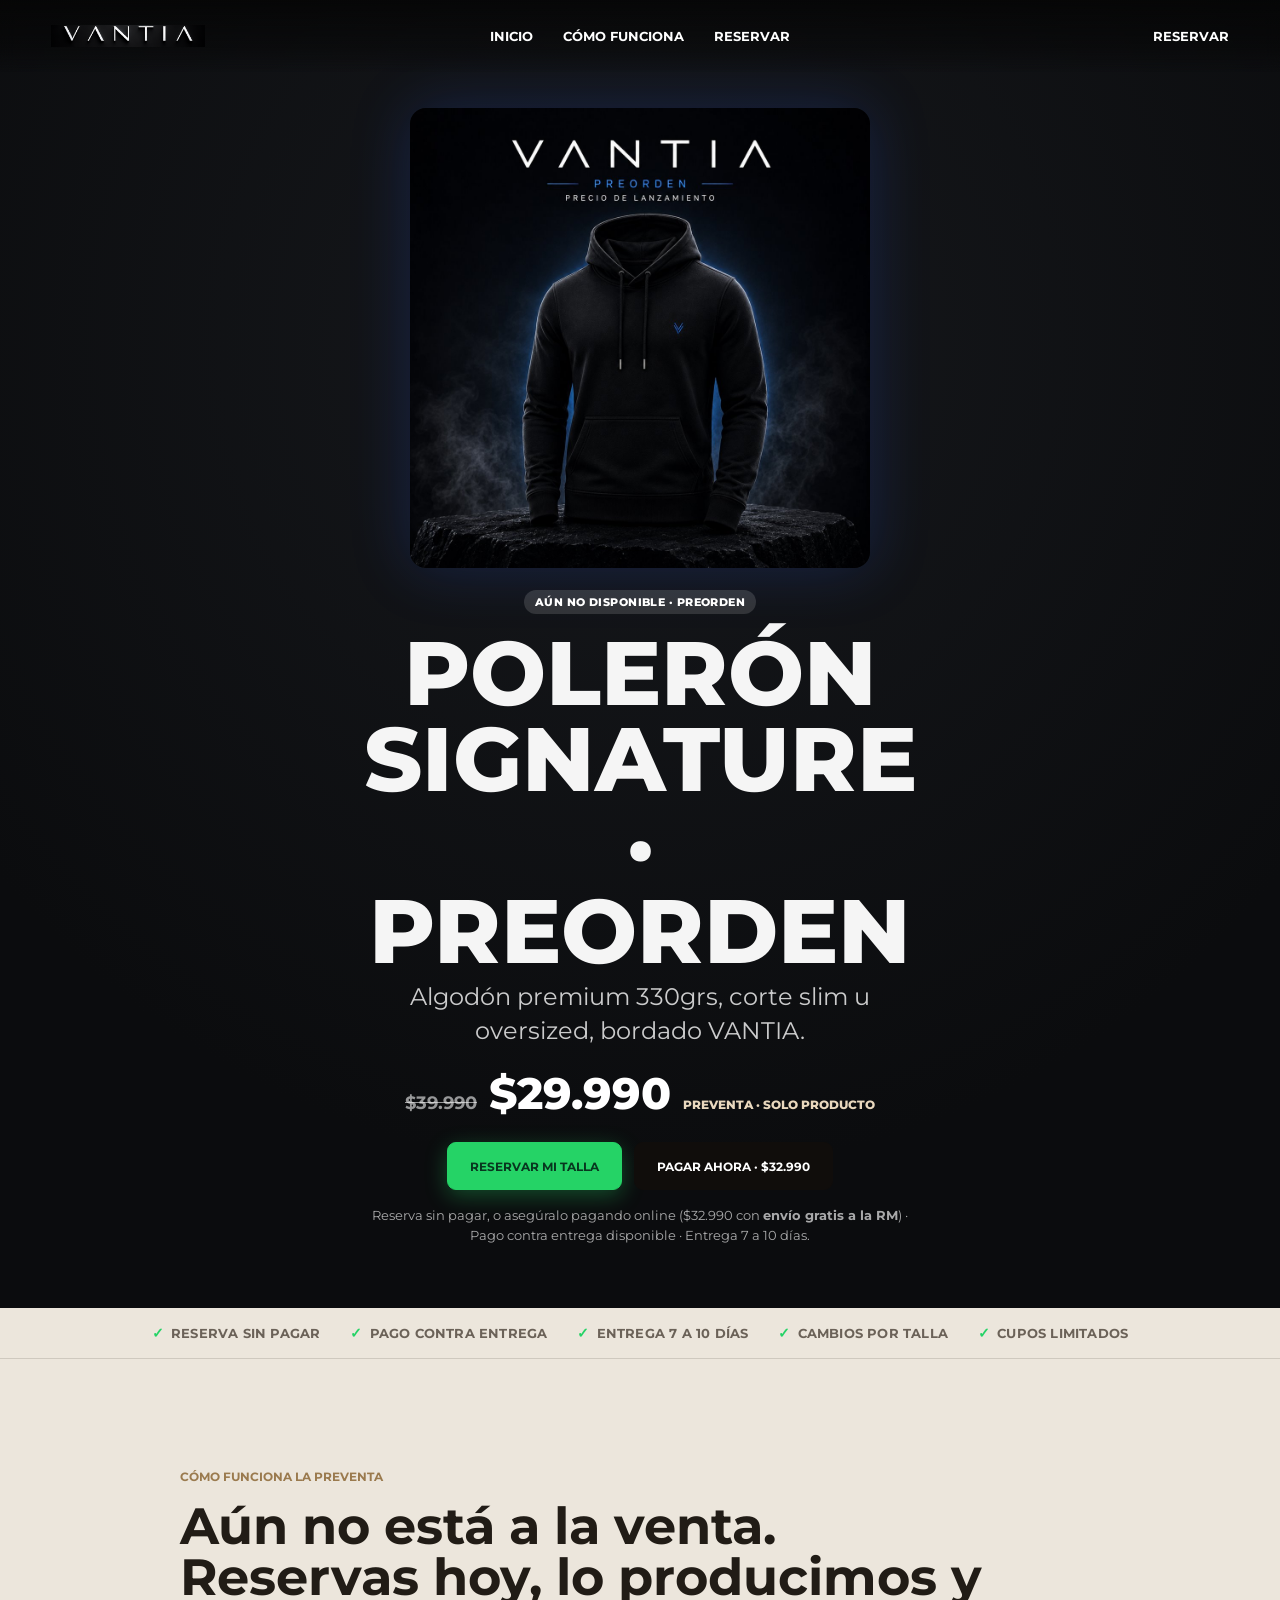
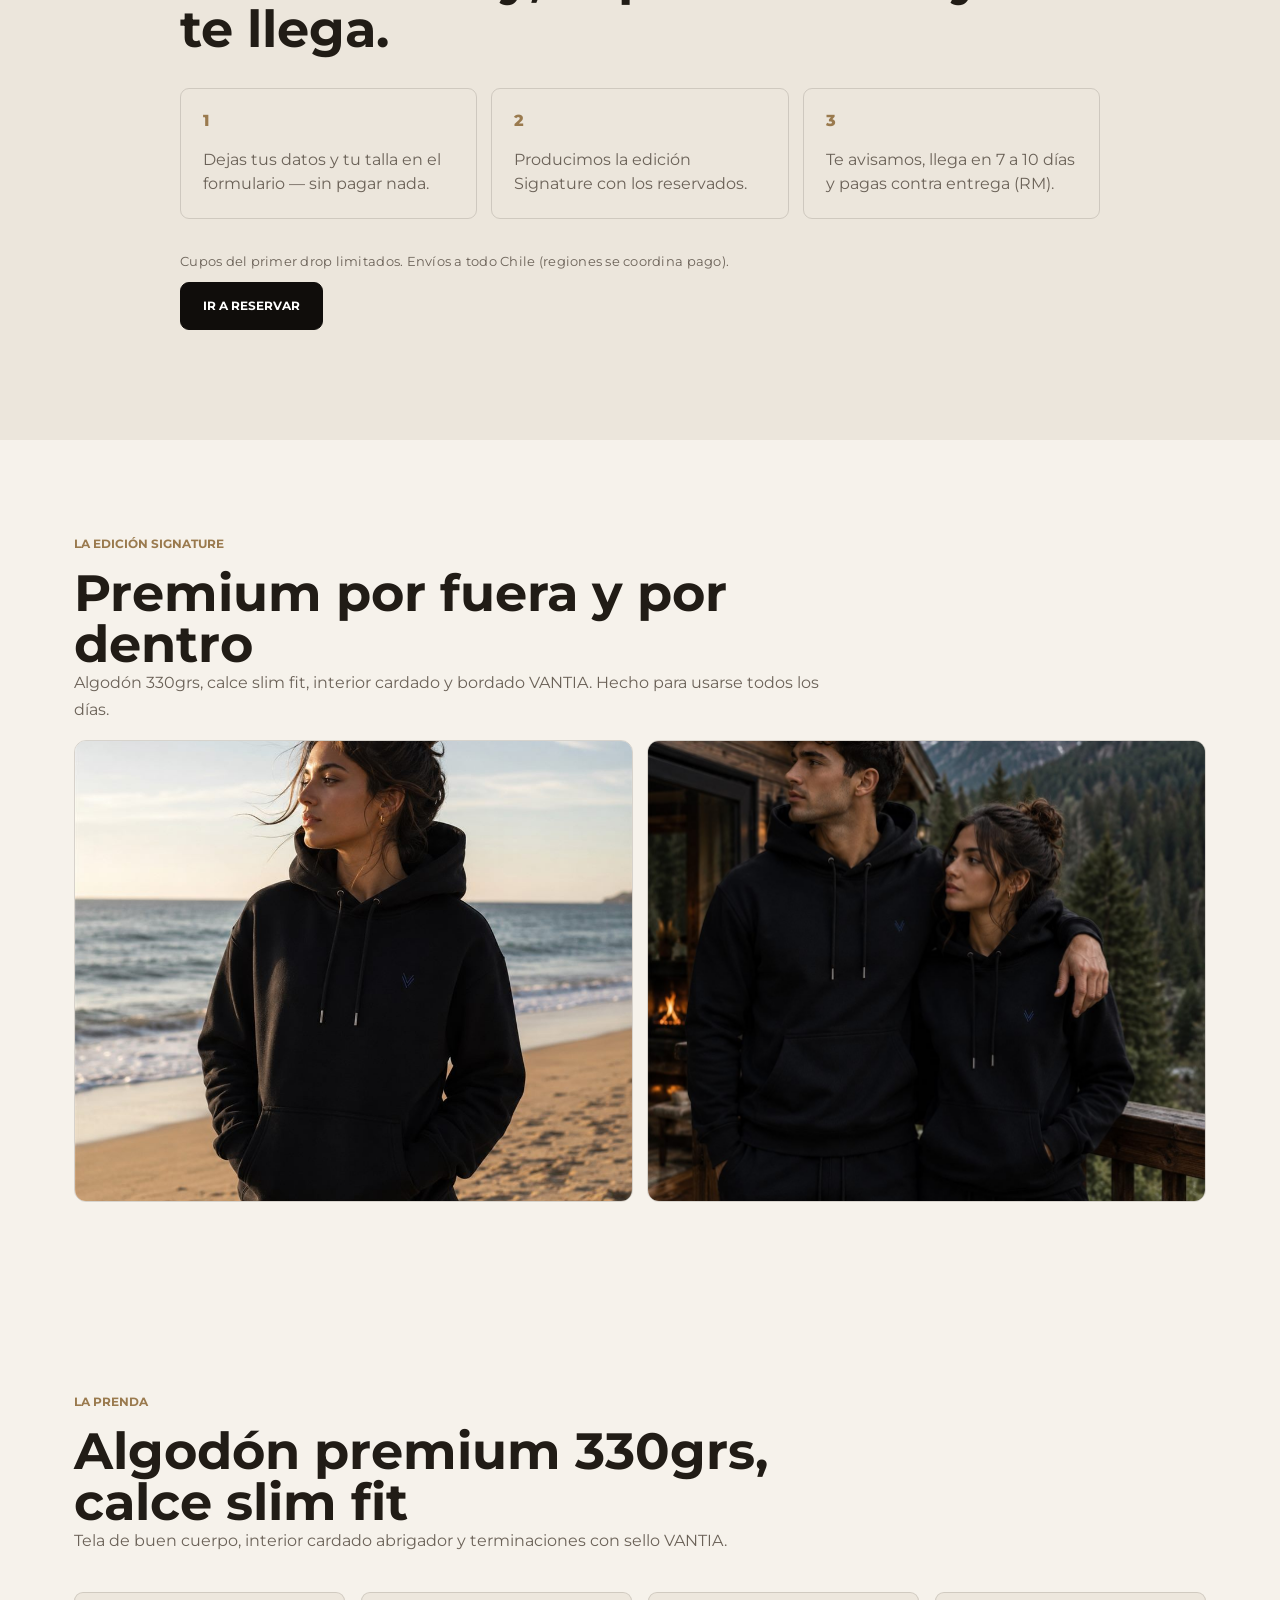
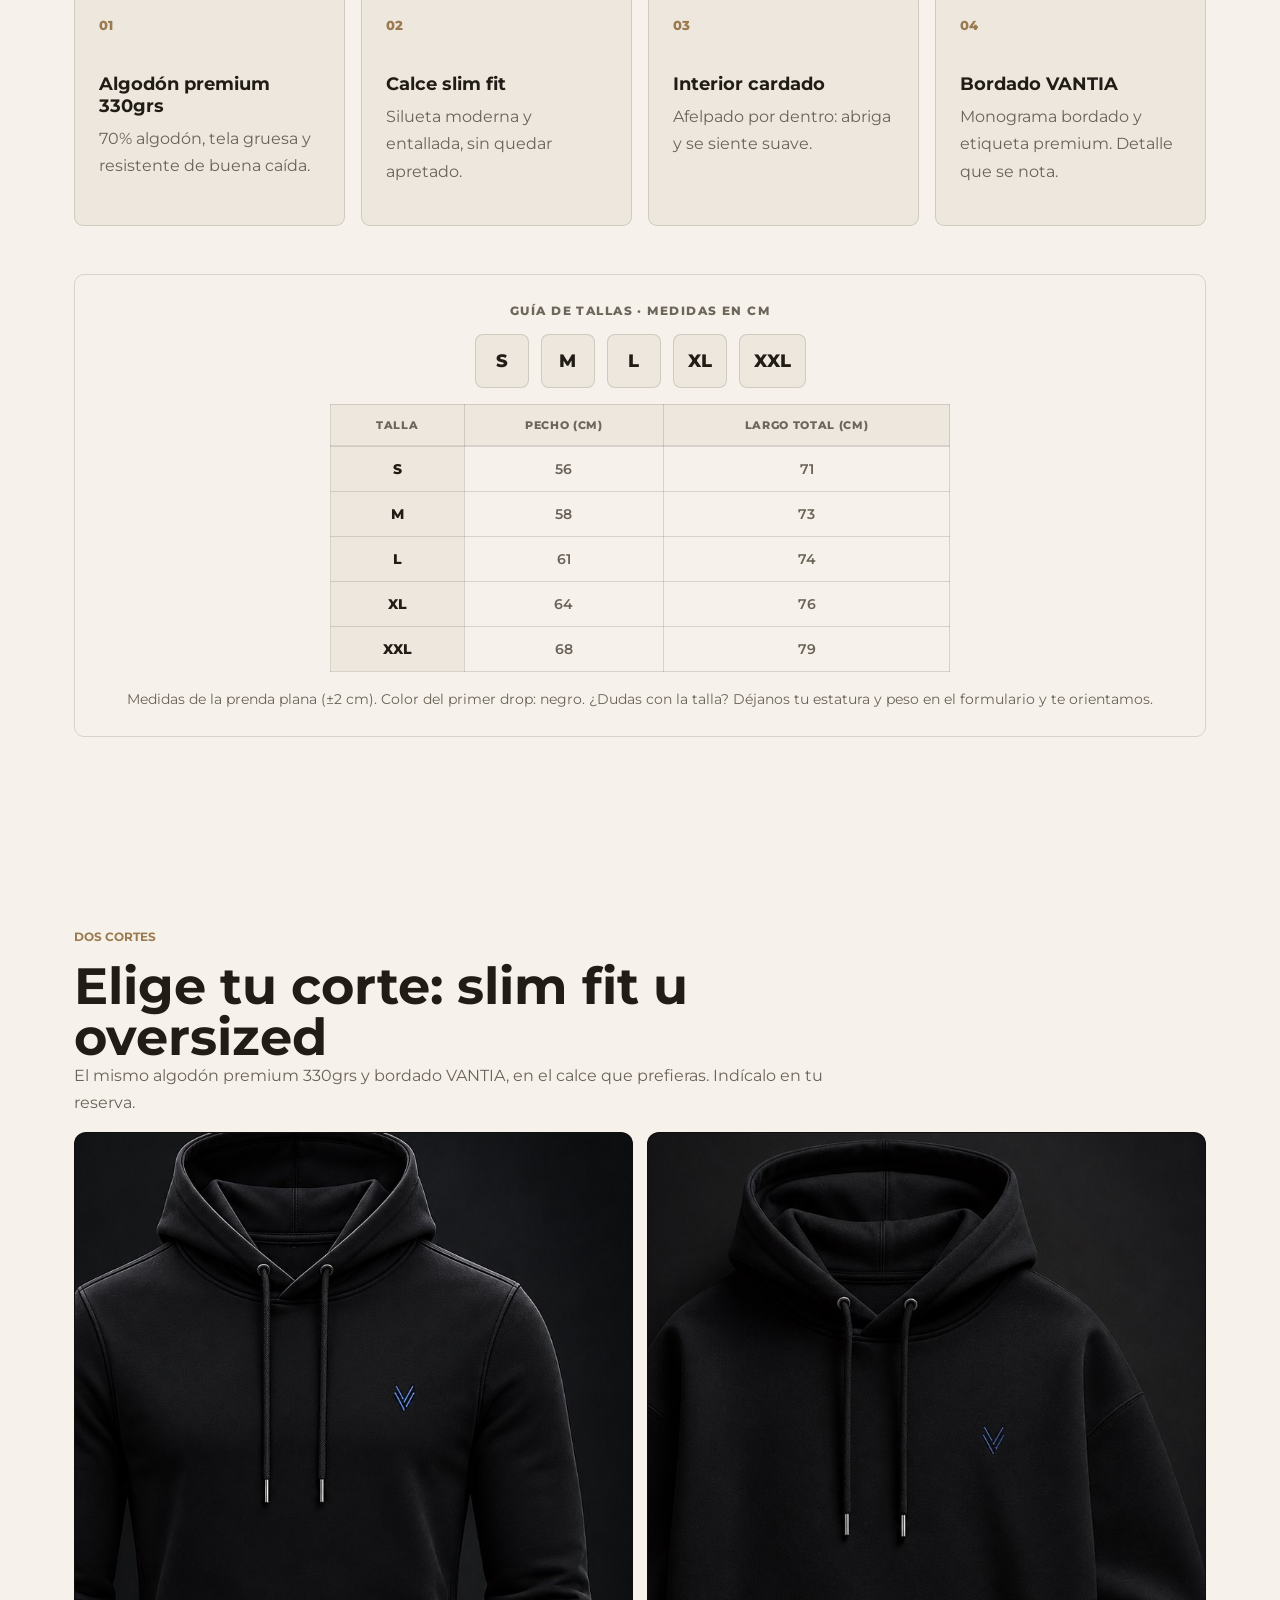
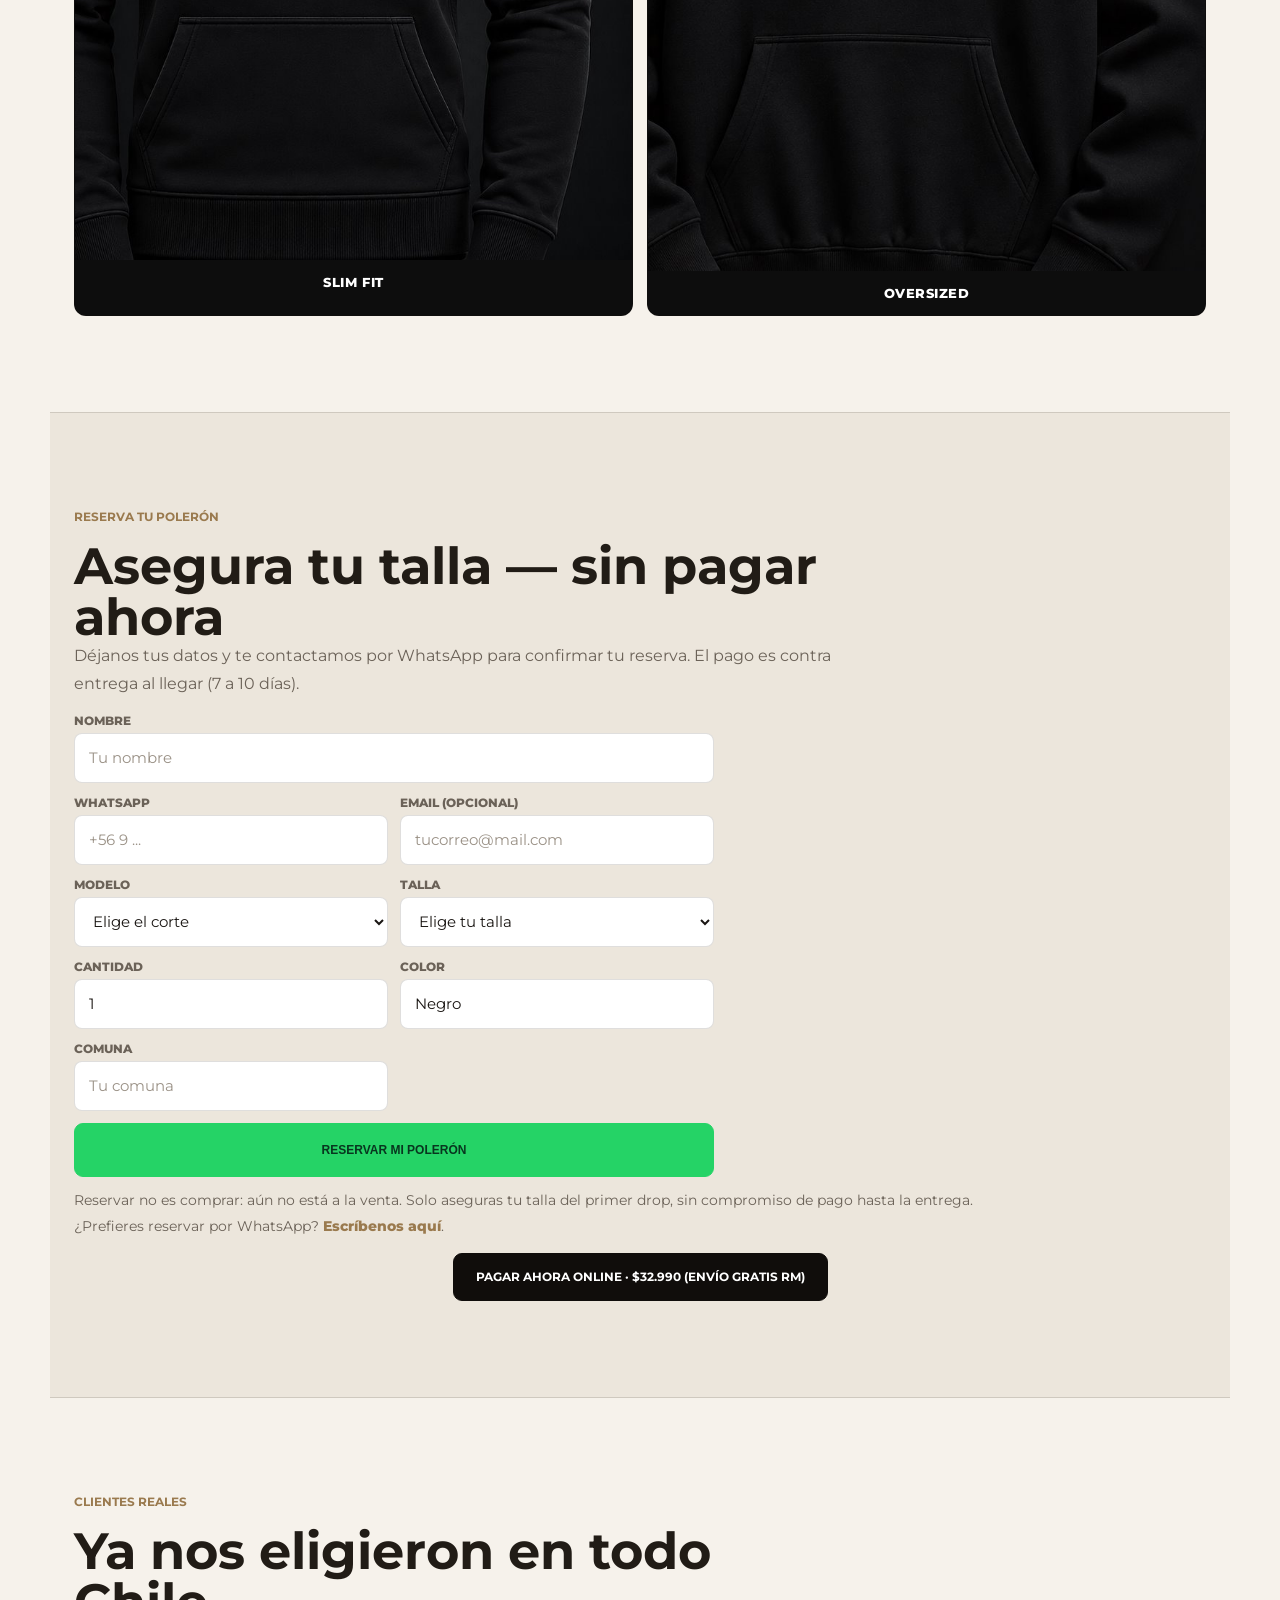
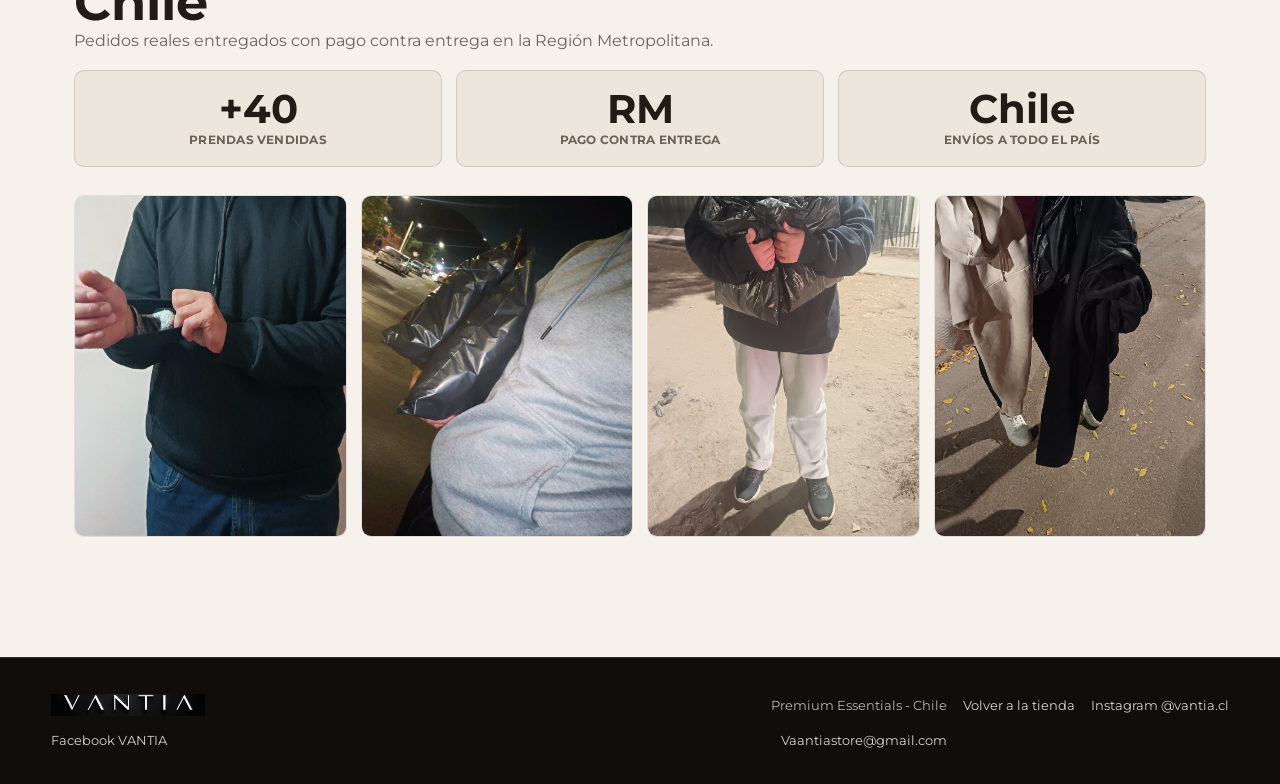
<file: preventa.html>
<!doctype html>
<html lang="es-CL">
  <head>
    <meta charset="utf-8" />
    <meta name="viewport" content="width=device-width, initial-scale=1" />
    <title>Preventa Polerón Signature 330grs | VANTIA®</title>
    <meta
      name="description"
      content="Preventa edición limitada VANTIA: polerón Signature slim fit, algodón premium 330grs con bordado. Aún no a la venta: reserva tu talla con tus datos. Pago contra entrega en RM. Entrega estimada 7 a 10 días."
    />
    <meta
      name="keywords"
      content="preventa polerón Signature VANTIA, polerón algodón premium 330grs, polerón slim fit Chile, polerón bordado marca chilena, preventa ropa invierno Chile"
    />
    <meta name="author" content="VANTIA" />
    <meta name="geo.region" content="CL-RM" />
    <meta name="geo.placename" content="Santiago, Región Metropolitana, Chile" />
    <link rel="canonical" href="https://www.vantiastore.com/preventa" />
    <link rel="alternate" hreflang="es-cl" href="https://www.vantiastore.com/preventa" />
    <link rel="alternate" hreflang="x-default" href="https://www.vantiastore.com/preventa" />
    <link rel="preload" as="image" href="assets/photos/signature-hero.jpg" />
    <meta name="robots" content="index, follow" />
    <meta name="theme-color" content="#0D0D0D" />
    <meta property="og:locale" content="es_CL" />
    <meta property="og:site_name" content="VANTIA" />
    <meta property="og:title" content="Preventa · Polerón Signature 330grs · VANTIA®" />
    <meta property="og:description" content="Edición limitada: algodón premium 330grs, slim fit, bordado VANTIA. Aún no a la venta — reserva tu talla. Pago contra entrega. Entrega 7 a 10 días." />
    <meta property="og:type" content="website" />
    <meta property="og:url" content="https://www.vantiastore.com/preventa" />
    <meta property="og:image" content="https://www.vantiastore.com/assets/photos/signature-hero.jpg" />
    <meta property="og:image:alt" content="Polerón Signature VANTIA negro con bordado, preventa" />
    <meta name="twitter:card" content="summary_large_image" />
    <meta name="twitter:title" content="Preventa · Polerón Signature 330grs · VANTIA®" />
    <meta name="twitter:description" content="Algodón premium 330grs, slim fit, bordado VANTIA. Aún no a la venta — reserva tu talla." />
    <meta name="twitter:image" content="https://www.vantiastore.com/assets/photos/signature-hero.jpg" />
    <link rel="icon" href="assets/brand/vantia-icon.png" type="image/png" />
    <link rel="apple-touch-icon" href="assets/brand/vantia-icon.png" />
    <link rel="manifest" href="site.webmanifest" />
    <link rel="preconnect" href="https://fonts.googleapis.com" />
    <link rel="preconnect" href="https://fonts.gstatic.com" crossorigin />
    <link href="https://fonts.googleapis.com/css2?family=Montserrat:wght@400;600;700;800&display=swap" rel="stylesheet" />
    <link rel="stylesheet" href="styles.css" />
    <style>
      .hero-center {
        min-height: auto;
        display: block;
        text-align: center;
        background: radial-gradient(circle at 50% 26%, #16181c 0%, #0b0c0e 72%);
        padding: clamp(96px, 12vh, 140px) 20px clamp(48px, 7vh, 72px);
      }
      .hero-center-inner { max-width: 560px; margin: 0 auto; color: #f5f5f5; }
      .preorder-figure { margin: 0 auto 22px; max-width: 460px; }
      .preorder-figure img { display: block; width: 100%; height: auto; border-radius: 16px; box-shadow: 0 0 60px rgba(40, 90, 235, 0.22); }
      .hero-center h1 { margin: 12px 0 6px; }
      .hero-center .hero-copy { color: rgba(245, 245, 245, 0.82); margin: 0 auto 4px; max-width: 460px; }
      .hero-center .price-pre { justify-content: center; }
      .hero-actions-center { justify-content: center; }
      .cta-glow { animation: ctaGlow 2.2s ease-in-out infinite; }
      @keyframes ctaGlow { 0%, 100% { box-shadow: 0 0 16px rgba(37, 211, 102, 0.35); } 50% { box-shadow: 0 0 30px rgba(37, 211, 102, 0.6); } }
      .price-pre { display: flex; align-items: baseline; flex-wrap: wrap; gap: 12px; margin: 18px 0 0; }
      .price-pre s { color: rgba(245, 245, 245, 0.6); font-size: 18px; font-weight: 700; }
      .price-pre b { font-size: clamp(30px, 5vw, 44px); font-weight: 800; color: #fff; }
      .price-pre em { font-style: normal; font-size: 12px; font-weight: 800; text-transform: uppercase; color: #e9d8be; }
      .not-yet {
        display: inline-block; margin: 0 0 4px; padding: 5px 11px; border-radius: 999px;
        background: rgba(245,245,245,0.14); color: #fff; font-size: 11px; font-weight: 800;
        letter-spacing: 0.04em; text-transform: uppercase;
      }
      .ls-gallery { display: grid; grid-template-columns: 1fr 1fr; gap: 14px; }
      .ls-gallery figure { margin: 0; border-radius: 12px; overflow: hidden; border: 1px solid var(--line); }
      .ls-gallery img { display: block; width: 100%; height: 460px; object-fit: cover; }
      .cortes-grid { display: grid; grid-template-columns: 1fr 1fr; gap: 14px; }
      .cortes-grid figure { margin: 0; border-radius: 12px; overflow: hidden; background: #0d0d0d; border: 1px solid var(--line); }
      .cortes-grid img { display: block; width: 100%; height: auto; }
      .cortes-grid figcaption { padding: 14px; text-align: center; font-weight: 800; text-transform: uppercase; font-size: 13px; color: #fff; letter-spacing: 0.04em; }
      @media (max-width: 760px) { .cortes-grid { grid-template-columns: 1fr; } }
      /* Formulario de reserva */
      .reserva-section { background: var(--cream-2); border-top: 1px solid var(--line); border-bottom: 1px solid var(--line); }
      .reserva-form { display: grid; grid-template-columns: 1fr 1fr; gap: 12px; max-width: 640px; }
      .reserva-form .full { grid-column: 1 / -1; }
      .reserva-form label { display: block; font-size: 12px; font-weight: 800; text-transform: uppercase; color: var(--ash); margin: 0 0 5px; }
      .reserva-form input, .reserva-form select {
        width: 100%; min-height: 50px; padding: 0 14px; border: 1px solid var(--line);
        border-radius: 8px; background: #fff; color: #1a1613; font-family: inherit; font-size: 15px;
      }
      .reserva-form input::placeholder { color: #9a9186; }
      .reserva-form input:focus, .reserva-form select:focus { outline: 2px solid var(--camel); border-color: var(--camel); }
      .reserva-form .button { width: 100%; min-height: 54px; }
      .reserva-ok {
        display: none; margin: 0 0 18px; padding: 14px 18px; border-radius: 10px;
        background: #e7f6ec; border: 1px solid #25d366; color: #08361f; font-weight: 700;
      }
      @media (max-width: 760px) {
        .ls-gallery { grid-template-columns: 1fr; }
        .ls-gallery img { height: 380px; }
        .reserva-form { grid-template-columns: 1fr; }
      }
    </style>
    <script type="application/ld+json">
      {
        "@context": "https://schema.org",
        "@graph": [
          {
            "@type": "Organization",
            "@id": "https://www.vantiastore.com/#organization",
            "name": "VANTIA",
            "url": "https://www.vantiastore.com/",
            "telephone": "+56954934812",
            "email": "Vaantiastore@gmail.com",
            "address": { "@type": "PostalAddress", "addressLocality": "Santiago", "addressRegion": "Región Metropolitana", "addressCountry": "CL" },
            "areaServed": { "@type": "AdministrativeArea", "name": "Región Metropolitana de Santiago, Chile" },
            "sameAs": ["https://www.instagram.com/vantia.cl/", "https://www.facebook.com/profile.php?id=61587580905556"]
          },
          {
            "@type": "Product",
            "@id": "https://www.vantiastore.com/preventa#poleron-signature",
            "name": "Polerón Signature VANTIA (algodón premium 330grs, slim fit)",
            "brand": { "@type": "Brand", "name": "VANTIA" },
            "url": "https://www.vantiastore.com/preventa",
            "sku": "VANTIA-SIGNATURE-330",
            "image": ["https://www.vantiastore.com/assets/photos/signature-hero.jpg"],
            "description": "Polerón Signature VANTIA en preventa: algodón premium 330 g/m² (70% algodón), calce slim fit, interior cardado y bordado de marca. Aún no a la venta: solo reservas. Pago contra entrega. Entrega estimada 7 a 10 días.",
            "category": "Ropa de hombre",
            "material": "70% algodón, 30% poliéster, 330 g/m²",
            "color": "Negro",
            "size": ["S", "M", "L", "XL", "XXL"],
            "areaServed": { "@type": "AdministrativeArea", "name": "Región Metropolitana de Santiago, Chile" },
            "offers": {
              "@type": "Offer",
              "price": "29990",
              "priceCurrency": "CLP",
              "availability": "https://schema.org/PreOrder",
              "itemCondition": "https://schema.org/NewCondition",
              "url": "https://www.vantiastore.com/preventa",
              "priceValidUntil": "2026-07-31"
            }
          },
          {
            "@type": "BreadcrumbList",
            "itemListElement": [
              { "@type": "ListItem", "position": 1, "name": "Inicio", "item": "https://www.vantiastore.com/" },
              { "@type": "ListItem", "position": 2, "name": "Preventa Signature", "item": "https://www.vantiastore.com/preventa" }
            ]
          }
        ]
      }
    </script>
  </head>
  <body>
    <header class="site-header" aria-label="Navegación principal">
      <a class="brand-mark" href="index.html" aria-label="VANTIA inicio">
        <img src="assets/brand/vantia-wordmark.png" alt="VANTIA" width="172" height="36" />
      </a>
      <nav class="nav-links" aria-label="Secciones">
        <a href="index.html">Inicio</a>
        <a href="#como">Cómo funciona</a>
        <a href="#reservar">Reservar</a>
      </nav>
      <a class="nav-cta" href="#reservar">Reservar</a>
    </header>

    <main>
      <section class="hero hero-center" id="inicio" aria-label="Preventa Polerón Signature VANTIA">
        <div class="hero-center-inner">
          <figure class="preorder-figure">
            <img src="assets/photos/signature-preorder.jpg" width="1080" height="1080" alt="Polerón Signature VANTIA negro con bordado, preorden edición limitada" />
          </figure>
          <span class="not-yet">Aún no disponible · Preorden</span>
          <h1>Polerón Signature · Preorden</h1>
          <p class="hero-copy">Algodón premium 330grs, corte slim u oversized, bordado VANTIA.</p>
          <div class="price-pre">
            <s>$39.990</s><b>$29.990</b><em>preventa · solo producto</em>
          </div>
          <div class="hero-actions hero-actions-center" aria-label="Acciones principales" style="margin-top:22px">
            <a class="button button-wa cta-glow" href="#reservar">Reservar mi talla</a>
            <a class="button button-dark" href="https://mpago.la/1PLHFWf" target="_blank" rel="noreferrer">Pagar ahora · $32.990</a>
          </div>
          <p class="hero-note">Reserva sin pagar, o asegúralo pagando online ($32.990 con <strong>envío gratis a la RM</strong>) · Pago contra entrega disponible · Entrega 7 a 10 días.</p>
        </div>
      </section>

      <section class="trust-strip" aria-label="Cómo es la preventa">
        <span><b>✓</b> Reserva sin pagar</span>
        <span><b>✓</b> Pago contra entrega</span>
        <span><b>✓</b> Entrega 7 a 10 días</span>
        <span><b>✓</b> Cambios por talla</span>
        <span><b>✓</b> Cupos limitados</span>
      </section>

      <section class="section buy-section" id="como">
        <div class="buy-content">
          <p class="eyebrow">Cómo funciona la preventa</p>
          <h2>Aún no está a la venta. Reservas hoy, lo producimos y te llega.</h2>
          <div class="steps" aria-label="Pasos de la preventa">
            <div><span>1</span><p>Dejas tus datos y tu talla en el formulario — sin pagar nada.</p></div>
            <div><span>2</span><p>Producimos la edición Signature con los reservados.</p></div>
            <div><span>3</span><p>Te avisamos, llega en 7 a 10 días y pagas contra entrega (RM).</p></div>
          </div>
          <p class="ship-note">Cupos del primer drop limitados. Envíos a todo Chile (regiones se coordina pago).</p>
          <a class="button button-dark" href="#reservar">Ir a reservar</a>
        </div>
      </section>

      <section class="section" aria-label="El polerón Signature en uso">
        <div class="section-kicker">La edición Signature</div>
        <div class="section-heading compact">
          <h2>Premium por fuera y por dentro</h2>
          <p>Algodón 330grs, calce slim fit, interior cardado y bordado VANTIA. Hecho para usarse todos los días.</p>
        </div>
        <div class="ls-gallery">
          <figure><img src="assets/photos/signature-mujer.jpg" alt="Mujer usando polerón Signature VANTIA negro" loading="lazy" decoding="async" /></figure>
          <figure><img src="assets/photos/signature-pareja.jpg" alt="Pareja usando polerón Signature VANTIA negro" loading="lazy" decoding="async" /></figure>
        </div>
      </section>

      <section class="section fit-section" id="tallas">
        <div class="section-kicker">La prenda</div>
        <div class="section-heading compact">
          <h2>Algodón premium 330grs, calce slim fit</h2>
          <p>Tela de buen cuerpo, interior cardado abrigador y terminaciones con sello VANTIA.</p>
        </div>
        <div class="fit-grid fit-grid-four">
          <div class="fit-item"><span>01</span><h3>Algodón premium 330grs</h3><p>70% algodón, tela gruesa y resistente de buena caída.</p></div>
          <div class="fit-item"><span>02</span><h3>Calce slim fit</h3><p>Silueta moderna y entallada, sin quedar apretado.</p></div>
          <div class="fit-item"><span>03</span><h3>Interior cardado</h3><p>Afelpado por dentro: abriga y se siente suave.</p></div>
          <div class="fit-item"><span>04</span><h3>Bordado VANTIA</h3><p>Monograma bordado y etiqueta premium. Detalle que se nota.</p></div>
        </div>
        <div class="size-band" aria-label="Tallas y medidas">
          <p class="size-label">Guía de tallas · medidas en cm</p>
          <div class="size-pills"><span>S</span><span>M</span><span>L</span><span>XL</span><span>XXL</span></div>
          <div class="size-table-wrap">
            <table class="size-table">
              <caption class="visually-hidden">Tabla de medidas del polerón Signature VANTIA en centímetros, prenda plana</caption>
              <thead><tr><th scope="col">Talla</th><th scope="col">Pecho (cm)</th><th scope="col">Largo total (cm)</th></tr></thead>
              <tbody>
                <tr><th scope="row">S</th><td>56</td><td>71</td></tr>
                <tr><th scope="row">M</th><td>58</td><td>73</td></tr>
                <tr><th scope="row">L</th><td>61</td><td>74</td></tr>
                <tr><th scope="row">XL</th><td>64</td><td>76</td></tr>
                <tr><th scope="row">XXL</th><td>68</td><td>79</td></tr>
              </tbody>
            </table>
          </div>
          <p class="size-note">Medidas de la prenda plana (±2 cm). Color del primer drop: negro. ¿Dudas con la talla? Déjanos tu estatura y peso en el formulario y te orientamos.</p>
        </div>
      </section>

      <section class="section" aria-label="Cortes disponibles">
        <div class="section-kicker">Dos cortes</div>
        <div class="section-heading compact">
          <h2>Elige tu corte: slim fit u oversized</h2>
          <p>El mismo algodón premium 330grs y bordado VANTIA, en el calce que prefieras. Indícalo en tu reserva.</p>
        </div>
        <div class="cortes-grid">
          <figure>
            <img src="assets/photos/signature-slim-clean.jpg" alt="Polerón Signature slim fit negro con bordado VANTIA" loading="lazy" decoding="async" />
            <figcaption>Slim fit</figcaption>
          </figure>
          <figure>
            <img src="assets/photos/signature-oversized-clean.jpg" alt="Polerón Signature oversized negro con bordado VANTIA" loading="lazy" decoding="async" />
            <figcaption>Oversized</figcaption>
          </figure>
        </div>
      </section>

      <section class="section reserva-section" id="reservar" aria-label="Formulario de reserva">
        <div class="section-kicker">Reserva tu polerón</div>
        <div class="section-heading compact">
          <h2>Asegura tu talla — sin pagar ahora</h2>
          <p>Déjanos tus datos y te contactamos por WhatsApp para confirmar tu reserva. El pago es contra entrega al llegar (7 a 10 días).</p>
        </div>
        <div class="reserva-ok" id="reservaOk">✓ ¡Listo! Te abrimos WhatsApp con tu reserva — solo presiona enviar para confirmar tu talla del primer drop.</div>
        <form class="reserva-form" id="reservaForm">
          <div class="full">
            <label for="r-nombre">Nombre</label>
            <input id="r-nombre" type="text" name="Nombre" placeholder="Tu nombre" required />
          </div>
          <div>
            <label for="r-wsp">WhatsApp</label>
            <input id="r-wsp" type="tel" name="WhatsApp" placeholder="+56 9 ..." required />
          </div>
          <div>
            <label for="r-email">Email (opcional)</label>
            <input id="r-email" type="email" name="Email" placeholder="tucorreo@mail.com" />
          </div>
          <div>
            <label for="r-modelo">Modelo</label>
            <select id="r-modelo" name="Modelo" required>
              <option value="">Elige el corte</option>
              <option>Slim fit</option>
              <option>Oversized</option>
            </select>
          </div>
          <div>
            <label for="r-talla">Talla</label>
            <select id="r-talla" name="Talla" required>
              <option value="">Elige tu talla</option>
              <option>S</option><option>M</option><option>L</option><option>XL</option><option>XXL</option>
            </select>
          </div>
          <div>
            <label for="r-cantidad">Cantidad</label>
            <input id="r-cantidad" type="number" name="Cantidad" value="1" min="1" max="10" />
          </div>
          <div>
            <label for="r-color">Color</label>
            <input id="r-color" type="text" name="Color" value="Negro" readonly />
          </div>
          <div>
            <label for="r-comuna">Comuna</label>
            <input id="r-comuna" type="text" name="Comuna" placeholder="Tu comuna" required />
          </div>
          <div class="full">
            <button type="submit" class="button button-wa">Reservar mi polerón</button>
          </div>
        </form>
        <p class="size-note" style="margin-top:14px">Reservar no es comprar: aún no está a la venta. Solo aseguras tu talla del primer drop, sin compromiso de pago hasta la entrega.</p>
        <p class="size-note" style="margin-top:8px">¿Prefieres reservar por WhatsApp? <a href="https://wa.me/56954934812?text=Hola%20VANTIA%2C%20quiero%20RESERVAR%20en%20preventa%20el%20Poler%C3%B3n%20Signature.%20Modelo%3A%20__%20%2F%20Talla%3A%20__.%20%C2%BFMe%20confirman%3F" target="_blank" rel="noreferrer" style="color:var(--camel);font-weight:800">Escríbenos aquí</a>.</p>
        <div class="sp-cta" style="margin-top:18px">
          <a class="button button-dark" href="https://mpago.la/1PLHFWf" target="_blank" rel="noreferrer">Pagar ahora online · $32.990 (envío gratis RM)</a>
        </div>
      </section>

      <section class="section social-proof" id="opiniones" aria-label="Clientes y entregas reales">
        <div class="section-kicker">Clientes reales</div>
        <div class="section-heading compact">
          <h2>Ya nos eligieron en todo Chile</h2>
          <p>Pedidos reales entregados con pago contra entrega en la Región Metropolitana.</p>
        </div>
        <div class="sp-stats">
          <div><b>+40</b><span>prendas vendidas</span></div>
          <div><b>RM</b><span>pago contra entrega</span></div>
          <div><b>Chile</b><span>envíos a todo el país</span></div>
        </div>
        <div class="sp-grid">
          <figure class="sp-shot"><img src="assets/social/cliente-1.jpg" alt="Cliente real usando polerón VANTIA" loading="lazy" decoding="async" /></figure>
          <figure class="sp-shot"><img src="assets/social/cliente-2.jpg" alt="Cliente con polerón gris VANTIA recibiendo su pedido" loading="lazy" decoding="async" /></figure>
          <figure class="sp-shot"><img src="assets/social/entrega-1.jpg" alt="Entrega real de pedido VANTIA en la Región Metropolitana" loading="lazy" decoding="async" /></figure>
          <figure class="sp-shot"><img src="assets/social/entrega-2.jpg" alt="Clienta recibiendo prendas VANTIA con pago contra entrega" loading="lazy" decoding="async" /></figure>
        </div>
      </section>

    <footer class="site-footer">
      <a class="brand-mark" href="index.html" aria-label="VANTIA inicio">
        <img src="assets/brand/vantia-wordmark.png" alt="VANTIA" width="150" height="32" loading="lazy" />
      </a>
      <p>Premium Essentials - Chile</p>
      <a href="index.html">Volver a la tienda</a>
      <a href="https://www.instagram.com/vantia.cl/" target="_blank" rel="noreferrer">Instagram @vantia.cl</a>
      <a href="https://www.facebook.com/profile.php?id=61587580905556" target="_blank" rel="noreferrer">Facebook VANTIA</a>
      <a href="mailto:Vaantiastore@gmail.com">Vaantiastore@gmail.com</a>
    </footer>
    </main>

    <a class="mobile-sticky-cta" href="#reservar">Reservar mi talla</a>

    <script src="script.js"></script>
    <script>
      (function () {
        var form = document.getElementById('reservaForm');
        if (!form) return;
        form.addEventListener('submit', function (e) {
          e.preventDefault();
          if (!form.checkValidity()) { form.reportValidity(); return; }
          var v = function (n) { return form.elements[n] ? form.elements[n].value.trim() : ''; };
          var t = 'Hola VANTIA, quiero RESERVAR en preventa el Polerón Signature.\n'
            + 'Nombre: ' + v('Nombre') + '\n'
            + 'Modelo: ' + v('Modelo') + ' / Talla: ' + v('Talla') + ' / Cantidad: ' + v('Cantidad') + '\n'
            + 'Color: ' + v('Color') + ' / Comuna: ' + v('Comuna') + '\n'
            + 'WhatsApp: ' + v('WhatsApp') + (v('Email') ? (' / Email: ' + v('Email')) : '');
          var ok = document.getElementById('reservaOk');
          if (ok) { ok.style.display = 'block'; ok.scrollIntoView({ block: 'center' }); }
          window.open('https://wa.me/56954934812?text=' + encodeURIComponent(t), '_blank');
        });
      })();
    </script>
  </body>
</html>
</file>
<file: styles.css>
:root {
  /* Tema claro cálido. NOTA: --white se reutiliza como color de TEXTO (oscuro)
     en todo el CSS heredado; por eso aquí vale un tono tinta, no blanco.
     Para blanco real usar --true-white. */
  --true-white: #FFFFFF;
  --white: #211C16;          /* texto principal (oscuro) */
  --black: #14110E;          /* oscuro real (footer/botón dark) */
  --black-deep: #100D0B;
  --ink: #F6F2EB;            /* superficies claras / fallback hero */
  --bone: #F6F2EB;           /* fondo de página + intro band */
  --charcoal: #ECE6DC;       /* bandas comprar/mood */
  --black-soft: #EDE7DD;     /* tarjetas, pills, tabla */
  --cream-2: #ECE6DC;
  --gray-mid: #8A8175;
  --gray-light: #6E665B;     /* etiquetas (oscuro para contraste) */
  --gray-dim: #9A9186;
  --ash: #6B6258;            /* texto secundario */
  --camel: #9A7A4E;          /* acento cálido */
  --line: rgba(28, 24, 19, 0.14);
  --line-dark: rgba(28, 24, 19, 0.14);
  --product-camel: #B79A72;
  --product-bone: #F3F0EA;
  --radius: 9px;
  --max: 1180px;
}

* {
  box-sizing: border-box;
}

html {
  scroll-behavior: smooth;
}

html,
body {
  max-width: 100%;
  overflow-x: hidden;
}

body {
  margin: 0;
  background: var(--bone);
  color: var(--white);
  font-family: Montserrat, "Helvetica Neue", Arial, sans-serif;
  letter-spacing: 0;
}

a {
  color: inherit;
  text-decoration: none;
}

.site-header {
  position: fixed;
  inset: 0 0 auto;
  z-index: 20;
  display: grid;
  grid-template-columns: 1fr auto 1fr;
  align-items: center;
  min-height: 72px;
  padding: 14px clamp(18px, 4vw, 52px);
  color: var(--white);
  background: linear-gradient(180deg, rgba(5, 5, 5, 0.86), rgba(5, 5, 5, 0.48) 66%, rgba(5, 5, 5, 0));
  backdrop-filter: blur(8px);
}

.brand-mark {
  display: inline-flex;
  width: fit-content;
  align-items: center;
}

.brand-mark img {
  display: block;
  width: clamp(118px, 12vw, 164px);
  height: auto;
  object-fit: contain;
}

.nav-links {
  display: flex;
  gap: 30px;
  font-size: 13px;
  font-weight: 700;
  letter-spacing: 0;
  text-transform: uppercase;
}

.nav-cta {
  justify-self: end;
  font-size: 13px;
  font-weight: 700;
  letter-spacing: 0;
  text-transform: uppercase;
}

.hero {
  position: relative;
  min-height: 90svh;
  display: grid;
  align-items: end;
  overflow: hidden;
  background: var(--ink);
}

.hero-photo,
.editorial-photo {
  position: relative;
  overflow: hidden;
  background-size: cover;
  background-position: center;
}

.hero-photo {
  position: absolute;
  inset: 0;
  background-position: center 22%;
  background-image:
    linear-gradient(180deg, rgba(8, 8, 8, 0.18), rgba(8, 8, 8, 0.5)),
    url("assets/photos/couple-fit.jpg"),
    linear-gradient(135deg, #0d0d0d 0%, #343330 44%, #111 100%);
}

.hero-photo::after,
.editorial-photo::after {
  content: "";
  position: absolute;
  inset: 0;
  background-image:
    linear-gradient(90deg, rgba(255, 255, 255, 0.035) 1px, transparent 1px),
    linear-gradient(180deg, rgba(255, 255, 255, 0.03) 1px, transparent 1px);
  background-size: 120px 120px;
  opacity: 0.34;
}

.hero-scrim {
  position: absolute;
  inset: 0;
  background:
    linear-gradient(180deg, rgba(8, 8, 8, 0.06), rgba(8, 8, 8, 0.66)),
    linear-gradient(90deg, rgba(5, 5, 5, 0.74), rgba(5, 5, 5, 0.3) 58%, rgba(5, 5, 5, 0.06) 86%);
}

.hero-content {
  position: relative;
  z-index: 2;
  max-width: 820px;
  padding: 0 clamp(22px, 6vw, 86px) 72px;
  color: var(--white);
}

.eyebrow,
.section-kicker {
  margin: 0 0 16px;
  color: var(--camel);
  font-size: 12px;
  font-weight: 700;
  letter-spacing: 0;
  text-transform: uppercase;
}

.eyebrow.dark {
  color: var(--ash);
}

h1,
h2,
h3,
p {
  margin-top: 0;
}

h1 {
  max-width: 790px;
  margin-bottom: 18px;
  font-size: clamp(48px, 7vw, 96px);
  line-height: 0.96;
  font-weight: 800;
  letter-spacing: 0;
  text-transform: uppercase;
}

h2 {
  margin-bottom: 0;
  font-size: clamp(34px, 4vw, 58px);
  line-height: 1;
  letter-spacing: 0;
}

.hero-copy {
  max-width: 670px;
  margin-bottom: 14px;
  color: rgba(245, 245, 245, 0.9);
  font-size: clamp(18px, 2vw, 24px);
  line-height: 1.42;
}

.hero-tag {
  margin: 0 0 30px;
  color: var(--gray-mid);
  font-size: 11px;
  font-weight: 700;
  letter-spacing: 0;
  text-transform: uppercase;
}

.hero-note,
.panel-note {
  margin: 16px 0 0;
  color: rgba(245, 245, 245, 0.68);
  font-size: 13px;
  line-height: 1.5;
}

.panel-note {
  color: var(--ash);
}

.hero-actions {
  display: flex;
  flex-wrap: wrap;
  gap: 12px;
}

.button {
  display: inline-flex;
  align-items: center;
  justify-content: center;
  min-height: 48px;
  padding: 0 22px;
  border: 1px solid currentColor;
  border-radius: var(--radius);
  font-size: 12px;
  font-weight: 700;
  letter-spacing: 0;
  text-transform: uppercase;
  transition: transform 180ms ease, background 180ms ease, color 180ms ease, border-color 180ms ease;
}

.button:hover {
  transform: translateY(-1px);
}

.button-light {
  background: var(--white);
  color: var(--ink);
  border-color: var(--white);
}

.button-wa {
  gap: 9px;
  background: #25D366;
  color: #08361f;
  border-color: #25D366;
}

.button-wa:hover {
  background: #1ebe5a;
  border-color: #1ebe5a;
}

.button .wa-ico {
  width: 18px;
  height: 18px;
  flex: none;
}

.button-ghost {
  color: var(--white);
  border-color: rgba(245, 245, 245, 0.54);
}

.button-dark {
  width: fit-content;
  background: var(--white);
  color: var(--black);
  border-color: var(--white);
}

.intro-band {
  display: grid;
  grid-template-columns: repeat(4, 1fr);
  border-top: 1px solid var(--line);
  border-bottom: 1px solid var(--line);
  background: var(--bone);
}

.intro-line {
  min-height: 82px;
  padding: 28px;
  border-right: 1px solid var(--line);
  font-size: 13px;
  font-weight: 800;
  letter-spacing: 0;
  text-transform: uppercase;
  color: var(--white);
}

.intro-line:last-child {
  border-right: 0;
}

.trust-strip {
  display: flex;
  flex-wrap: wrap;
  gap: 10px 30px;
  justify-content: center;
  padding: 16px 24px;
  background: #12140f;
  border-bottom: 1px solid var(--line);
}

.trust-strip span {
  display: inline-flex;
  align-items: center;
  color: var(--gray-light);
  font-size: 12.5px;
  font-weight: 700;
  letter-spacing: 0.2px;
  text-transform: uppercase;
}

.trust-strip b {
  margin-right: 7px;
  color: #25D366;
  font-size: 14px;
}

.section {
  width: min(100%, var(--max));
  margin: 0 auto;
  padding: 96px 24px;
  color: var(--white);
}

.drop-grid {
  display: grid;
  grid-template-columns: minmax(300px, 0.68fr) minmax(520px, 1.08fr);
  gap: 44px;
  align-items: stretch;
}

.drop-copy {
  display: flex;
  flex-direction: column;
  justify-content: center;
  gap: 22px;
}

.drop-copy p,
.mood-copy p,
.section-heading p,
.fit-item p,
.seo-copy p,
details p {
  color: var(--ash);
  font-size: 16px;
  line-height: 1.7;
}

.price-stack {
  display: grid;
  gap: 10px;
  max-width: 420px;
}

.launch-badge {
  width: fit-content;
  padding: 8px 12px;
  border: 1px solid var(--line);
  border-radius: 999px;
  color: var(--gray-light);
  font-size: 12px;
  font-weight: 800;
  text-transform: uppercase;
}

.price-stack div {
  display: flex;
  justify-content: space-between;
  gap: 24px;
  padding: 18px 0;
  border-bottom: 1px solid var(--line);
}

.price-stack span {
  color: var(--ash);
}

.price-stack strong {
  color: var(--white);
}

.price-value {
  display: grid;
  justify-items: end;
  gap: 4px;
  line-height: 1;
  text-align: right;
}

.price-value s {
  color: var(--gray-dim);
  font-size: 13px;
  font-weight: 700;
  text-decoration-thickness: 2px;
}

.price-value b {
  font-size: clamp(24px, 2.1vw, 32px);
  font-weight: 800;
}

/* Three-tier launch pricing (canguro) */
.price-stack-three {
  max-width: none;
  grid-template-columns: repeat(3, 1fr);
  gap: 0;
  border: 1px solid var(--line);
  border-radius: 8px;
  overflow: hidden;
}

.price-stack-three div {
  flex-direction: column;
  align-items: flex-start;
  justify-content: center;
  gap: 8px;
  padding: 22px 20px;
  border-bottom: none;
  border-right: 1px solid var(--line);
}

.price-stack-three div:last-child {
  border-right: none;
}

.price-stack-three span {
  font-size: 12px;
  font-weight: 800;
  letter-spacing: 0.04em;
  text-transform: uppercase;
}

.price-stack-three .price-value {
  justify-items: start;
  text-align: left;
}

.price-stack-three .price-value b {
  font-size: clamp(20px, 1.9vw, 28px);
}

/* Size band */
.size-band {
  margin-top: 48px;
  padding: 28px clamp(22px, 4vw, 40px);
  border: 1px solid var(--line);
  border-radius: 10px;
  text-align: center;
}

.size-label {
  margin: 0 0 16px;
  font-size: 12px;
  font-weight: 800;
  letter-spacing: 0.12em;
  text-transform: uppercase;
  color: var(--gray-light);
}

.size-pills {
  display: flex;
  justify-content: center;
  flex-wrap: wrap;
  gap: 12px;
  margin-bottom: 16px;
}

.size-pills span {
  display: inline-flex;
  align-items: center;
  justify-content: center;
  min-width: 54px;
  height: 54px;
  padding: 0 14px;
  border: 1px solid var(--line);
  border-radius: 8px;
  font-size: 18px;
  font-weight: 800;
  color: var(--white);
  background: var(--black-soft);
}

.size-table-wrap {
  margin: 0 auto 18px;
  max-width: 620px;
  overflow-x: auto;
}

.size-table {
  width: 100%;
  border-collapse: collapse;
  font-size: 14px;
}

.size-table th,
.size-table td {
  padding: 13px 14px;
  border: 1px solid var(--line);
  text-align: center;
}

.size-table thead th {
  font-size: 11px;
  font-weight: 800;
  letter-spacing: 0.06em;
  text-transform: uppercase;
  color: var(--gray-light);
  background: var(--black-soft);
}

.size-table tbody th {
  font-weight: 800;
  color: var(--white);
  background: var(--black-soft);
}

.size-table tbody td {
  color: var(--ash);
  font-weight: 600;
}

.visually-hidden {
  position: absolute;
  width: 1px;
  height: 1px;
  padding: 0;
  margin: -1px;
  overflow: hidden;
  clip: rect(0, 0, 0, 0);
  white-space: nowrap;
  border: 0;
}

.size-note {
  margin: 0;
  font-size: 14px;
  color: var(--ash);
}

/* Shipping note in buy section */
.ship-note {
  margin-top: 22px;
  font-size: 13px;
  letter-spacing: 0.02em;
  color: var(--ash);
}

.product-gallery {
  display: grid;
  grid-template-columns: minmax(280px, 1fr) minmax(210px, 0.74fr);
  grid-template-rows: minmax(250px, 1fr) minmax(250px, 1fr);
  gap: 14px;
  min-height: 620px;
}

.editorial-photo,
.product-photo {
  position: relative;
  min-height: 580px;
  margin: 0;
  border-radius: var(--radius);
  background-color: var(--charcoal);
  background-size: cover;
  background-position: center;
  overflow: hidden;
}

.product-photo {
  background-color: #efece6;
  border: 1px solid rgba(13, 13, 13, 0.08);
}

.product-photo::after {
  content: "";
  position: absolute;
  inset: 0;
  background:
    linear-gradient(180deg, rgba(255, 255, 255, 0.0), rgba(13, 13, 13, 0.06));
  background-size: auto;
}

.product-photo figcaption {
  position: absolute;
  left: 14px;
  bottom: 14px;
  z-index: 2;
  color: var(--white);
  background: rgba(13, 13, 13, 0.78);
  padding: 6px 12px;
  border-radius: 999px;
  font-size: 11px;
  letter-spacing: 0.04em;
  font-weight: 800;
  text-transform: uppercase;
}

.product-photo-primary {
  grid-row: 1 / span 2;
  min-height: 620px;
}

.product-photo-texture,
.product-photo-tones {
  min-height: 0;
}

.photo-product-fit {
  background-position: center 30%;
  background-color: #e8e5e0;
  background-image:
    linear-gradient(180deg, rgba(5, 5, 5, 0.0), rgba(5, 5, 5, 0.1)),
    url("assets/photos/model-front-negro.jpg");
  background-size: cover;
  background-repeat: no-repeat;
}

.photo-product-chiporro {
  background-position: center;
  background-color: #d8cdbb;
  background-image:
    linear-gradient(180deg, rgba(5, 5, 5, 0.0), rgba(5, 5, 5, 0.18)),
    url("assets/photos/detalle-puno-chiporro.jpg");
  background-size: cover;
}

.photo-product-tones {
  background-position: center 30%;
  background-color: #efece6;
  background-image:
    linear-gradient(180deg, rgba(5, 5, 5, 0.0), rgba(5, 5, 5, 0.18)),
    url("assets/photos/model-back-gris.jpg");
  background-size: cover;
  background-repeat: no-repeat;
}

.mood-section {
  width: 100%;
  max-width: none;
  padding-left: clamp(22px, 5vw, 64px);
  padding-right: clamp(22px, 5vw, 64px);
  background: var(--ink);
  color: var(--white);
}

.mood-grid {
  display: grid;
  grid-template-columns: 0.82fr 1fr 0.72fr;
  gap: 18px;
  max-width: 1320px;
  margin: 0 auto;
  align-items: end;
}

.mood-copy {
  padding: 34px 22px 20px 0;
}

.mood-copy p {
  color: rgba(245, 245, 245, 0.72);
}

.photo-couple {
  min-height: 620px;
  background-image:
    linear-gradient(180deg, rgba(12, 12, 12, 0.0), rgba(12, 12, 12, 0.52)),
    url("assets/photos/couple-fit.jpg"),
    linear-gradient(135deg, #22211f 0%, #5b5650 46%, #111 100%);
  background-position: center 30%;
  background-size: cover;
}

.photo-detail {
  min-height: 430px;
  background-image:
    linear-gradient(180deg, rgba(12, 12, 12, 0.0), rgba(12, 12, 12, 0.22)),
    url("assets/photos/lifestyle-closet.jpg"),
    linear-gradient(135deg, #d8cdbb 0%, #8a7a62 48%, #3a3128 100%);
  background-position: center center;
  background-size: cover;
}

.section-heading.compact {
  max-width: 760px;
}

.fit-grid {
  display: grid;
  grid-template-columns: repeat(3, 1fr);
  gap: 16px;
  margin-top: 38px;
}

.fit-grid-four {
  grid-template-columns: repeat(4, 1fr);
}

.fit-grid-four .fit-item {
  min-height: 200px;
  padding: 24px;
}

.fit-grid-four .fit-item span {
  margin-bottom: 40px;
}

.fit-grid-four .fit-item h3 {
  font-size: 18px;
}

.fit-item {
  min-height: 220px;
  padding: 28px;
  border: 1px solid var(--line);
  border-radius: var(--radius);
  background: var(--black-soft);
}

.fit-item span {
  display: block;
  margin-bottom: 54px;
  color: var(--camel);
  font-size: 13px;
  font-weight: 800;
}

.fit-item h3 {
  margin-bottom: 8px;
  font-size: 21px;
  color: var(--white);
}

.palette-section {
  padding-top: 0;
}

.color-grid {
  display: grid;
  grid-template-columns: repeat(5, 1fr);
  gap: 12px;
}

.color-grid-photo {
  grid-template-columns: repeat(4, 1fr);
}

.color-grid-photo .color-card {
  margin: 0;
  min-height: auto;
}

.color-card {
  min-height: 168px;
  padding: 18px;
  border: 1px solid var(--line);
  border-radius: var(--radius);
  background: var(--black-soft);
}

.swatch {
  display: block;
  width: 100%;
  height: 96px;
  margin-bottom: 16px;
  border: 1px solid rgba(12, 12, 12, 0.16);
  border-radius: 6px;
}

.swatch-photo {
  height: 160px;
  border: 1px solid rgba(245, 245, 245, 0.14);
  box-shadow: inset 0 -28px 48px rgba(0, 0, 0, 0.22);
}
.swatch-photo { background-size: cover; background-position: center; }
.swatch-gris-claro { background-image: url("assets/photos/color-gris-claro.jpg"); }
.swatch-gris-oscuro { background-image: url("assets/photos/color-gris-oscuro.jpg"); }
.swatch-negro { background-image: url("assets/photos/color-negro.jpg"); }
.swatch-cafe { background-image: url("assets/photos/color-cafe.jpg"); }

.color-card p {
  margin: 0;
  font-size: 13px;
  font-weight: 800;
  text-transform: uppercase;
}

.future-section {
  padding-top: 20px;
}

.future-head {
  display: grid;
  grid-template-columns: minmax(0, 1fr) auto;
  gap: 32px;
  align-items: end;
  margin-bottom: 26px;
}

.future-section h2 {
  max-width: 780px;
}

.brand-seal {
  display: block;
  width: clamp(96px, 14vw, 180px);
  height: clamp(96px, 14vw, 180px);
  border: 1px solid var(--line);
  border-radius: 50%;
  object-fit: cover;
  box-shadow: 0 18px 48px rgba(0, 0, 0, 0.34);
}

.future-line {
  display: grid;
  grid-template-columns: repeat(4, 1fr);
  border-top: 1px solid var(--line);
  border-bottom: 1px solid var(--line);
}

.future-line span {
  min-height: 76px;
  padding: 26px 18px;
  border-right: 1px solid var(--line);
  color: var(--ash);
  font-size: 13px;
  font-weight: 800;
  text-transform: uppercase;
}

.future-line span:last-child {
  border-right: 0;
}

.seo-section {
  padding-top: 14px;
}

.seo-copy {
  display: grid;
  grid-template-columns: minmax(260px, 0.82fr) minmax(280px, 1fr);
  gap: 42px;
  align-items: start;
  padding-top: 42px;
  border-top: 1px solid var(--line);
}

.buy-section {
  width: 100%;
  max-width: none;
  padding: 110px 24px;
  background: var(--charcoal);
  color: var(--white);
}

.buy-content {
  max-width: 920px;
  margin: 0 auto;
}

.buy-content h2 {
  max-width: 820px;
  margin-bottom: 34px;
}

.steps {
  display: grid;
  grid-template-columns: repeat(3, 1fr);
  gap: 14px;
  margin-bottom: 34px;
}

.steps div {
  min-height: 126px;
  padding: 22px;
  border: 1px solid rgba(245, 245, 245, 0.18);
  border-radius: var(--radius);
}

.steps span {
  display: block;
  margin-bottom: 18px;
  color: var(--camel);
  font-weight: 800;
}

.steps p {
  margin: 0;
  color: rgba(245, 245, 245, 0.76);
  line-height: 1.5;
}

.faq-section {
  max-width: 820px;
}

details {
  border-top: 1px solid var(--line);
}

details:last-child {
  border-bottom: 1px solid var(--line);
}

summary {
  cursor: pointer;
  padding: 22px 0;
  font-size: 18px;
  font-weight: 800;
}

details p {
  margin-bottom: 24px;
}

.site-footer {
  display: grid;
  grid-template-columns: 1fr auto auto auto;
  align-items: center;
  gap: 16px;
  width: 100%;
  box-sizing: border-box;
  padding: 36px clamp(18px, 4vw, 52px);
  border-top: 1px solid var(--line);
  color: var(--ash);
  font-size: 13px;
  background: var(--black);
}

.site-footer .brand-mark {
  color: var(--white);
}

.site-footer p {
  margin: 0;
}

.site-footer a:last-child {
  justify-self: end;
}

.mobile-sticky-cta {
  display: none;
}

@media (max-width: 940px) {
  .site-header {
    grid-template-columns: 1fr auto;
  }

  .nav-cta {
    grid-column: 2;
  }

  .nav-links {
    display: none;
  }

  .intro-band,
  .drop-grid,
  .mood-grid,
  .fit-grid,
  .color-grid,
  .future-line,
  .seo-copy,
  .steps,
  .site-footer {
    grid-template-columns: 1fr;
  }

  .fit-grid-four,
  .color-grid-photo {
    grid-template-columns: 1fr 1fr;
  }

  .price-stack-three {
    grid-template-columns: 1fr;
  }

  .price-stack-three div {
    flex-direction: row;
    justify-content: space-between;
    align-items: center;
    border-right: none;
    border-bottom: 1px solid var(--line);
  }

  .price-stack-three div:last-child {
    border-bottom: none;
  }

  .price-stack-three .price-value {
    justify-items: end;
    text-align: right;
  }

  .intro-line,
  .future-line span {
    min-height: 64px;
    border-right: 0;
    border-bottom: 1px solid var(--line);
  }

  .editorial-photo,
  .product-photo-primary,
  .photo-female,
  .photo-couple,
  .photo-detail {
    min-height: 430px;
  }

  .product-gallery {
    grid-template-columns: 1fr 1fr;
    grid-template-rows: auto auto;
    min-height: 0;
  }

  .product-photo-primary {
    grid-column: 1 / -1;
    grid-row: auto;
    min-height: 520px;
  }

  .product-photo-texture,
  .product-photo-tones {
    min-height: 300px;
  }

  .mood-copy {
    padding: 0 0 12px;
  }

  .site-footer,
  .site-footer a:last-child {
    justify-items: start;
    justify-self: start;
  }
}

@media (max-width: 560px) {
  body {
    padding-bottom: 74px;
  }

  .site-header {
    display: flex;
    justify-content: space-between;
    gap: 16px;
    min-height: 60px;
    padding: 16px 18px;
    border-bottom: 1px solid rgba(245, 245, 245, 0.08);
    background: rgba(5, 5, 5, 0.92);
    backdrop-filter: none;
  }

  .brand-mark img {
    width: 112px;
  }

  .nav-cta {
    display: none;
  }

  .hero {
    min-height: 84svh;
  }

  .hero-photo {
    background-position: 58% 18%;
  }

  .hero-content {
    width: 100%;
    max-width: 100%;
    padding: 108px 20px 48px;
  }

  h1 {
    max-width: 350px;
    font-size: clamp(36px, 11vw, 46px);
    line-height: 1.02;
  }

  .hero-copy {
    max-width: 100%;
    font-size: 17px;
  }

  .hero-note {
    max-width: 100%;
  }

  .hero-actions {
    width: 100%;
    max-width: 100%;
  }

  .button {
    width: 100%;
    max-width: 100%;
  }

  .section {
    padding: 68px 18px;
  }

  .editorial-photo,
  .product-photo-primary,
  .photo-female,
  .photo-couple,
  .photo-detail {
    min-height: 350px;
  }

  .product-gallery {
    grid-template-columns: 1fr;
    gap: 10px;
  }

  .product-photo-primary,
  .product-photo-texture,
  .product-photo-tones {
    grid-column: auto;
    min-height: 300px;
  }

  .product-photo-primary {
    min-height: 380px;
  }

  .fit-item,
  .steps div,
  .color-card {
    padding: 22px;
  }

  .price-stack div {
    display: grid;
    gap: 6px;
  }

  .price-value {
    justify-items: start;
    text-align: left;
  }

  .future-head {
    grid-template-columns: 1fr;
    align-items: start;
  }

  .mobile-sticky-cta {
    position: fixed;
    right: 14px;
    bottom: 14px;
    left: 14px;
    z-index: 30;
    display: inline-flex;
    align-items: center;
    justify-content: center;
    gap: 9px;
    min-height: 52px;
    border-radius: var(--radius);
    background: #25D366;
    color: #08361f;
    font-size: 13px;
    font-weight: 800;
    text-transform: uppercase;
    box-shadow: 0 14px 34px rgba(8, 40, 24, 0.34);
  }

  .mobile-sticky-cta .wa-ico {
    width: 18px;
    height: 18px;
    flex: none;
  }
}

/* ============================================================
   Tema claro — ajustes de zonas que van sobre foto/oscuro
   ============================================================ */

/* Header flotante: se mantiene oscuro-glass sobre el hero */
.site-header {
  color: var(--true-white);
}

/* Hero: texto claro sobre la foto */
.hero-content {
  color: var(--true-white);
}
.hero .eyebrow {
  color: #ECDBC0;
}
.hero-tag {
  color: rgba(245, 245, 245, 0.82);
}

/* Botón fantasma vive solo en el hero (sobre foto) */
.button-ghost {
  color: var(--true-white);
  border-color: rgba(255, 255, 255, 0.6);
}

/* Botones oscuros: tinta sobre claro */
.button-dark,
.button-light {
  background: var(--black-deep);
  color: var(--true-white);
  border-color: var(--black-deep);
}

/* Pastilla de la galería: blanco sobre pill oscura */
.product-photo figcaption {
  color: var(--true-white);
}

/* Banda mood y pasos de compra: texto secundario legible en claro */
.mood-copy p,
.steps p {
  color: var(--ash);
}
.steps div {
  border-color: var(--line);
}

/* Franja de confianza en claro */
.trust-strip {
  background: var(--cream-2);
  border-bottom-color: var(--line);
}
.trust-strip span {
  color: var(--ash);
}

/* Footer se mantiene oscuro para rematar la página */
.site-footer {
  background: var(--black-deep);
  color: rgba(245, 245, 245, 0.72);
  border-top-color: rgba(255, 255, 255, 0.12);
}
.site-footer .brand-mark {
  color: var(--true-white);
}
.site-footer a {
  color: rgba(245, 245, 245, 0.86);
}

/* Banda "Síguenos" en redes */
.follow-band {
  padding: clamp(48px, 7vw, 72px) 24px;
  background: var(--cream-2);
  border-top: 1px solid var(--line);
  border-bottom: 1px solid var(--line);
  text-align: center;
}
.follow-inner {
  max-width: 720px;
  margin: 0 auto;
}
.follow-band h2 {
  margin: 8px 0 12px;
  font-size: clamp(28px, 3.4vw, 44px);
  color: var(--white);
}
.follow-sub {
  max-width: 540px;
  margin: 0 auto 28px;
  color: var(--ash);
  font-size: 16px;
  line-height: 1.6;
}
.follow-actions {
  display: flex;
  flex-wrap: wrap;
  gap: 12px;
  justify-content: center;
}
.button .soc-ico {
  width: 18px;
  height: 18px;
  flex: none;
}
.button-ig {
  gap: 9px;
  color: var(--true-white);
  border-color: transparent;
  background: radial-gradient(circle at 28% 110%, #fdf497 0%, #fd5949 42%, #d6249f 60%, #285aeb 92%);
}
.button-fb {
  gap: 9px;
  color: var(--true-white);
  border-color: transparent;
  background: #1877f2;
}
.button-ig:hover,
.button-fb:hover {
  transform: translateY(-1px);
  filter: brightness(1.06);
}

/* Hero: fila de confianza (4 ✓) */
.hero-trust {
  display: flex;
  flex-wrap: wrap;
  gap: 8px 18px;
  margin: 20px 0 0;
  padding: 0;
  list-style: none;
}
.hero-trust li {
  color: rgba(245, 245, 245, 0.92);
  font-size: 12.5px;
  font-weight: 700;
  letter-spacing: 0.02em;
}
@media (max-width: 760px) {
  .hero-actions { flex-direction: column; align-items: stretch; }
  .hero-actions .button { width: 100%; }
  .hero-trust li { font-size: 12px; }
}

/* Prueba social (capturas WhatsApp + fotos de clientes reales) */
.sp-stats {
  display: grid;
  grid-template-columns: repeat(auto-fit, minmax(130px, 1fr));
  gap: 14px;
  margin: 0 0 28px;
}

/* Badge de urgencia (parpadeante) */
.urgency-badge {
  display: inline-flex;
  align-items: center;
  gap: 6px;
  width: fit-content;
  padding: 6px 12px;
  border-radius: 999px;
  background: #c0392b;
  color: #fff;
  font-size: 12px;
  font-weight: 800;
  letter-spacing: 0.02em;
  text-transform: uppercase;
  box-shadow: 0 6px 18px rgba(192, 57, 43, 0.4);
  animation: urgBlink 1.5s ease-in-out infinite;
}
@keyframes urgBlink { 0%, 100% { opacity: 1; } 50% { opacity: 0.55; } }
@media (prefers-reduced-motion: reduce) { .urgency-badge { animation: none; } }
.sp-stats div {
  text-align: center;
  padding: 18px;
  border: 1px solid var(--line);
  border-radius: 10px;
  background: var(--cream-2);
}
.sp-stats b {
  display: block;
  font-size: clamp(26px, 4vw, 40px);
  color: var(--white);
  line-height: 1;
}
.sp-stats span {
  font-size: 12px;
  font-weight: 700;
  letter-spacing: 0.02em;
  text-transform: uppercase;
  color: var(--ash);
}
.sp-grid {
  display: grid;
  grid-template-columns: repeat(4, 1fr);
  gap: 14px;
  margin-bottom: 24px;
}
.sp-shot {
  margin: 0;
  border: 1px solid var(--line);
  border-radius: 10px;
  overflow: hidden;
  background: #fff;
}
.sp-shot img {
  display: block;
  width: 100%;
  height: 340px;
  object-fit: cover;
}
.sp-cta {
  display: flex;
  justify-content: center;
}
.size-pills .agotado {
  opacity: 0.45;
  text-decoration: line-through;
}

/* Bloque de video de producto */
.video-band {
  display: grid;
  grid-template-columns: 1fr 0.82fr;
  gap: clamp(20px, 4vw, 52px);
  align-items: center;
}
.video-band .vb-copy { max-width: 480px; }
.video-band .vb-copy h2 { margin: 8px 0 12px; }
.video-band .vb-copy p { color: var(--ash); margin: 0 0 22px; font-size: 16px; line-height: 1.6; }
.video-band video {
  display: block;
  width: 100%;
  max-width: 330px;
  margin: 0 auto;
  border-radius: 12px;
  border: 1px solid var(--line);
  background: #000;
}
@media (max-width: 760px) {
  .video-band { grid-template-columns: 1fr; }
}

/* Banner de preventa (home) */
.preorder-banner {
  display: flex;
  flex-wrap: wrap;
  align-items: center;
  justify-content: center;
  gap: 8px 16px;
  padding: 16px 24px;
  background: var(--black-deep);
  color: var(--true-white);
  text-align: center;
  transition: filter 160ms ease;
}
.preorder-banner:hover { filter: brightness(1.12); }
.preorder-banner .pb-badge {
  background: var(--camel);
  color: #fff;
  padding: 4px 11px;
  border-radius: 999px;
  font-size: 11px;
  font-weight: 800;
  letter-spacing: 0.04em;
  text-transform: uppercase;
}
.preorder-banner .pb-text { font-size: 14px; font-weight: 600; color: rgba(245,245,245,0.92); }
.preorder-banner .pb-text b { color: #fff; font-weight: 800; }
.preorder-banner .pb-cta {
  font-size: 13px;
  font-weight: 800;
  text-transform: uppercase;
  color: #25d366;
}

/* ===== Micro-interacciones y efectos ===== */
.button {
  transition: transform 0.18s ease, box-shadow 0.18s ease, background 0.18s ease, border-color 0.18s ease, filter 0.18s ease;
}
.button:hover { transform: translateY(-2px); box-shadow: 0 10px 24px rgba(20, 18, 15, 0.18); }
.button:active { transform: translateY(0); box-shadow: none; }
.button-wa:hover { filter: brightness(1.05); }
/* glow verde en CTA principal de preventa/hero */
.hero-actions .button-wa { box-shadow: 0 6px 22px rgba(37, 211, 102, 0.32); }
.hero-actions .button-wa:hover { box-shadow: 0 10px 28px rgba(37, 211, 102, 0.45); }

/* Tarjetas interactivas (menos cuadradas + hover) */
.offer-card, .color-card { transition: transform 0.22s ease, box-shadow 0.22s ease; }
.offer-card:hover, .color-card:hover { transform: translateY(-4px); box-shadow: 0 18px 40px rgba(20, 18, 15, 0.14); }
.offer-photo { transition: transform 0.5s ease; }
.offer-card:hover .offer-photo { transform: scale(1.05); }
.sp-shot, .ls-gallery figure { overflow: hidden; }
.sp-shot img, .ls-gallery img { transition: transform 0.5s ease; }
.sp-shot:hover img, .ls-gallery figure:hover img { transform: scale(1.05); }
.ch-color .ph, .mujer-colors .ph, .swatch-photo { transition: transform 0.4s ease; }
.ch-color:hover .ph, .mujer-colors figure:hover .ph, .color-card:hover .swatch-photo { transform: scale(1.03); }

/* Efecto sutil de fondo en el hero (Ken Burns) */
@keyframes heroZoom { from { transform: scale(1.07); } to { transform: scale(1); } }
.hero-photo { animation: heroZoom 16s ease-out both; }

/* Pulso sutil en el "Reservar" del banner */
@keyframes pbPulse { 0%, 100% { opacity: 1; } 50% { opacity: 0.55; } }
.preorder-banner .pb-cta { animation: pbPulse 2.2s ease-in-out infinite; }

@media (prefers-reduced-motion: reduce) {
  .hero-photo { animation: none; }
  .preorder-banner .pb-cta { animation: none; }
  .button:hover, .offer-card:hover, .color-card:hover { transform: none; }
  .offer-card:hover .offer-photo, .sp-shot:hover img, .ls-gallery figure:hover img { transform: none; }
}
@media (max-width: 760px) {
  .sp-stats { grid-template-columns: 1fr 1fr; }
  .sp-grid { grid-template-columns: 1fr 1fr; }
  .sp-shot img { height: 260px; }
}

/* Ofertas de lanzamiento (compartido home + páginas de producto) */
.offer-badge {
  display: inline-block;
  width: fit-content;
  padding: 5px 11px;
  border-radius: 999px;
  background: var(--camel);
  color: #fff;
  font-size: 11px;
  font-weight: 800;
  letter-spacing: 0.04em;
  text-transform: uppercase;
}
.offers-grid {
  display: grid;
  grid-template-columns: repeat(auto-fit, minmax(220px, 1fr));
  gap: 18px;
  margin-top: 10px;
}
.offer-card {
  display: flex;
  flex-direction: column;
  border: 1px solid var(--line);
  border-radius: 10px;
  overflow: hidden;
  background: var(--cream-2);
}
.offer-photo {
  aspect-ratio: 3 / 4;
  background-color: #ece6dc;
  background-size: cover;
  background-position: center 25%;
  background-repeat: no-repeat;
}
.offer-body {
  display: flex;
  flex-direction: column;
  align-items: flex-start;
  gap: 8px;
  padding: 18px 18px 22px;
}
.offer-body h3 {
  margin: 4px 0 0;
  font-size: 19px;
}
.offer-price {
  margin: 0;
  color: var(--white);
  font-size: 17px;
  font-weight: 800;
}
.offer-price s {
  margin-right: 8px;
  color: var(--gray-dim);
  font-size: 14px;
  font-weight: 700;
  text-decoration-thickness: 2px;
}
.offer-sub {
  margin: 3px 0 0;
  color: var(--ash);
  font-size: 13px;
  font-weight: 700;
}

/* Reseñas de clientes */
.reviews-grid {
  display: grid;
  grid-template-columns: repeat(auto-fit, minmax(240px, 1fr));
  gap: 16px;
  margin-top: 10px;
}
.review-card {
  position: relative;
  display: flex;
  flex-direction: column;
  gap: 10px;
  padding: 22px;
  border: 1px solid var(--line);
  border-radius: 12px;
  background: var(--cream-2);
}
.review-stars { color: #e0a800; font-size: 15px; letter-spacing: 2px; }
.review-quote { margin: 0; color: var(--white); font-size: 15px; line-height: 1.55; }
.review-author { margin: 0; font-size: 13px; font-weight: 800; color: var(--ash); }
.review-sample {
  position: absolute;
  top: 12px;
  right: 12px;
  font-size: 9px;
  font-weight: 800;
  letter-spacing: 0.04em;
  text-transform: uppercase;
  color: var(--gray-mid);
  border: 1px solid var(--line);
  border-radius: 999px;
  padding: 2px 7px;
}

/* Pagar online (MercadoPago) */
.pay-online {
  display: flex;
  flex-wrap: wrap;
  align-items: center;
  gap: 10px;
  margin-top: 14px;
}
.pay-online .pay-label {
  font-size: 12px;
  font-weight: 800;
  text-transform: uppercase;
  letter-spacing: 0.02em;
  color: var(--ash);
}
.button-pay {
  gap: 6px;
  padding: 0 16px;
  min-height: 44px;
  background: #009ee3;
  color: #fff;
  border-color: #009ee3;
}
.button-pay:hover { background: #008fcc; border-color: #008fcc; }
.pay-note { margin: 8px 0 0; font-size: 12px; color: var(--gray-mid); }
.offer-card .button {
  margin-top: 8px;
}
@media (max-width: 820px) {
  .offers-grid { grid-template-columns: 1fr 1fr; }
  .offer-photo { aspect-ratio: 3 / 4; }
}
@media (max-width: 420px) {
  .offers-grid { grid-template-columns: 1fr; }
}
</file>
